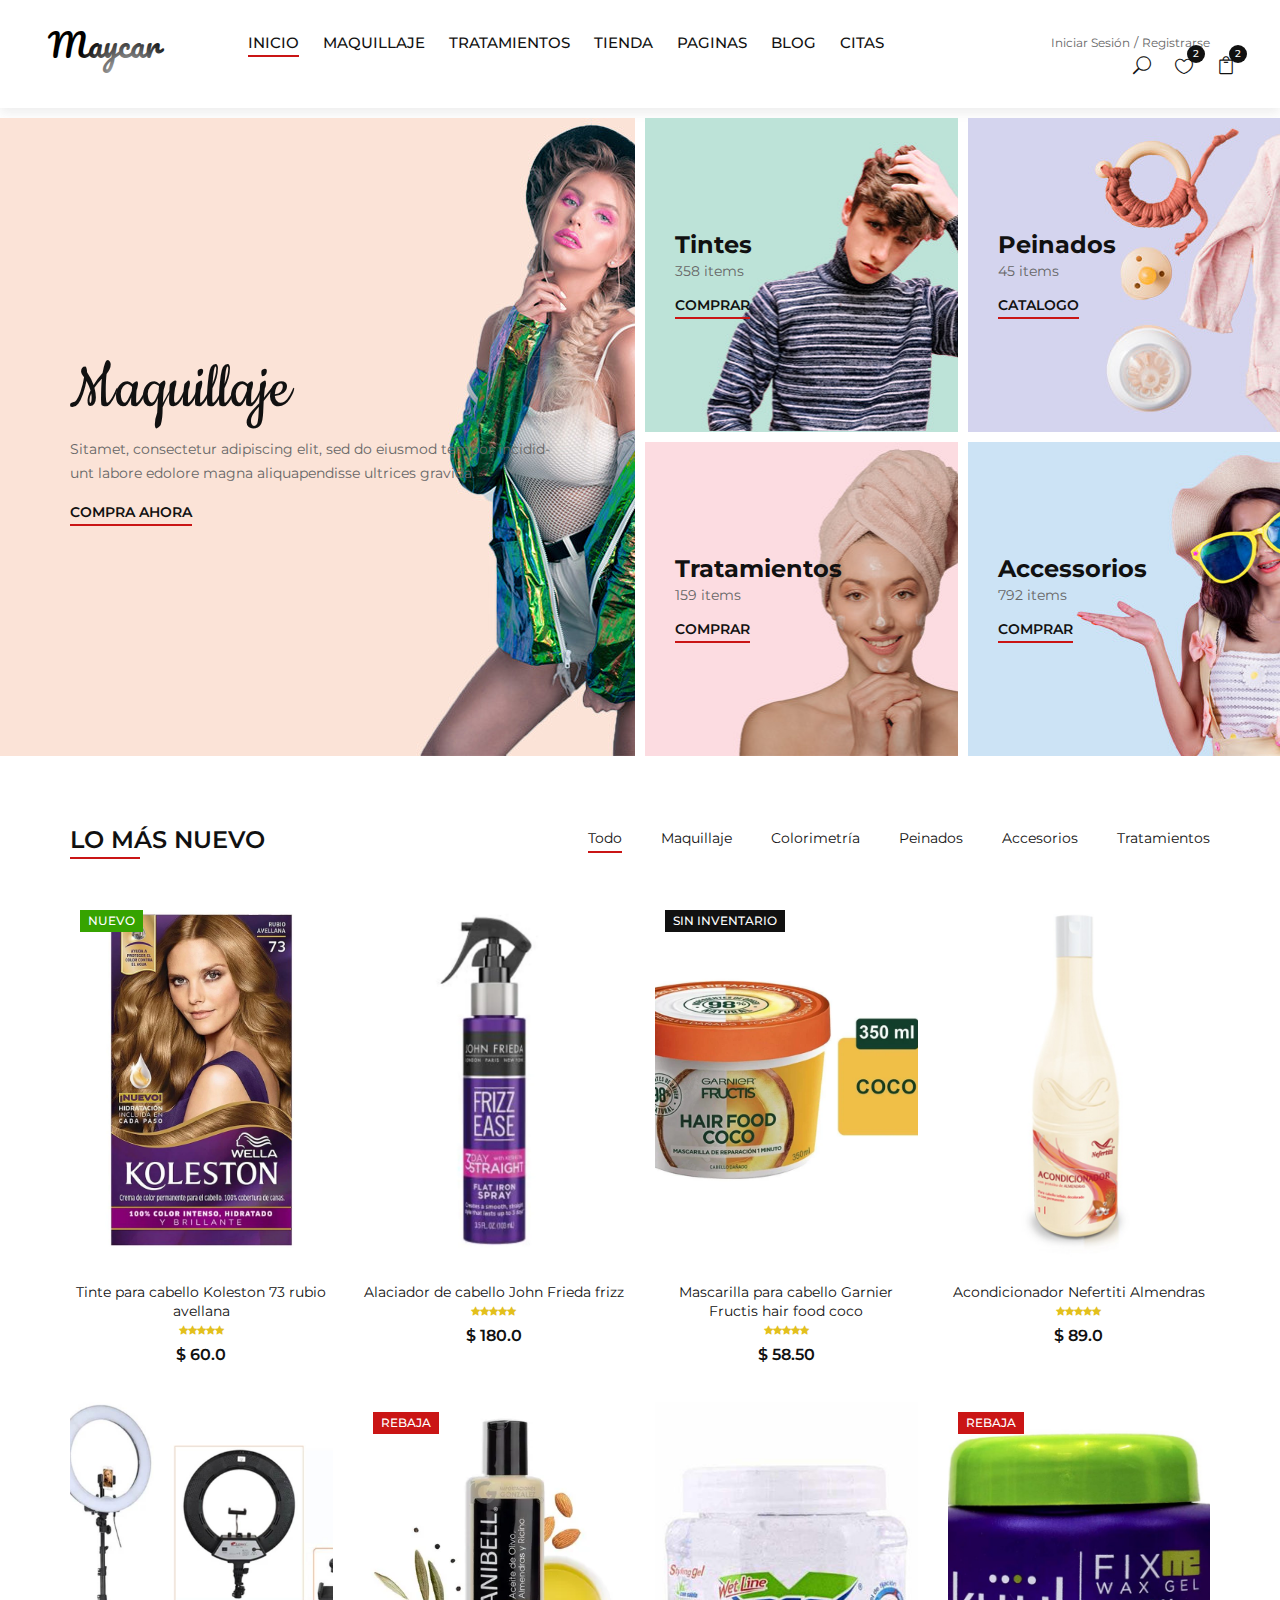
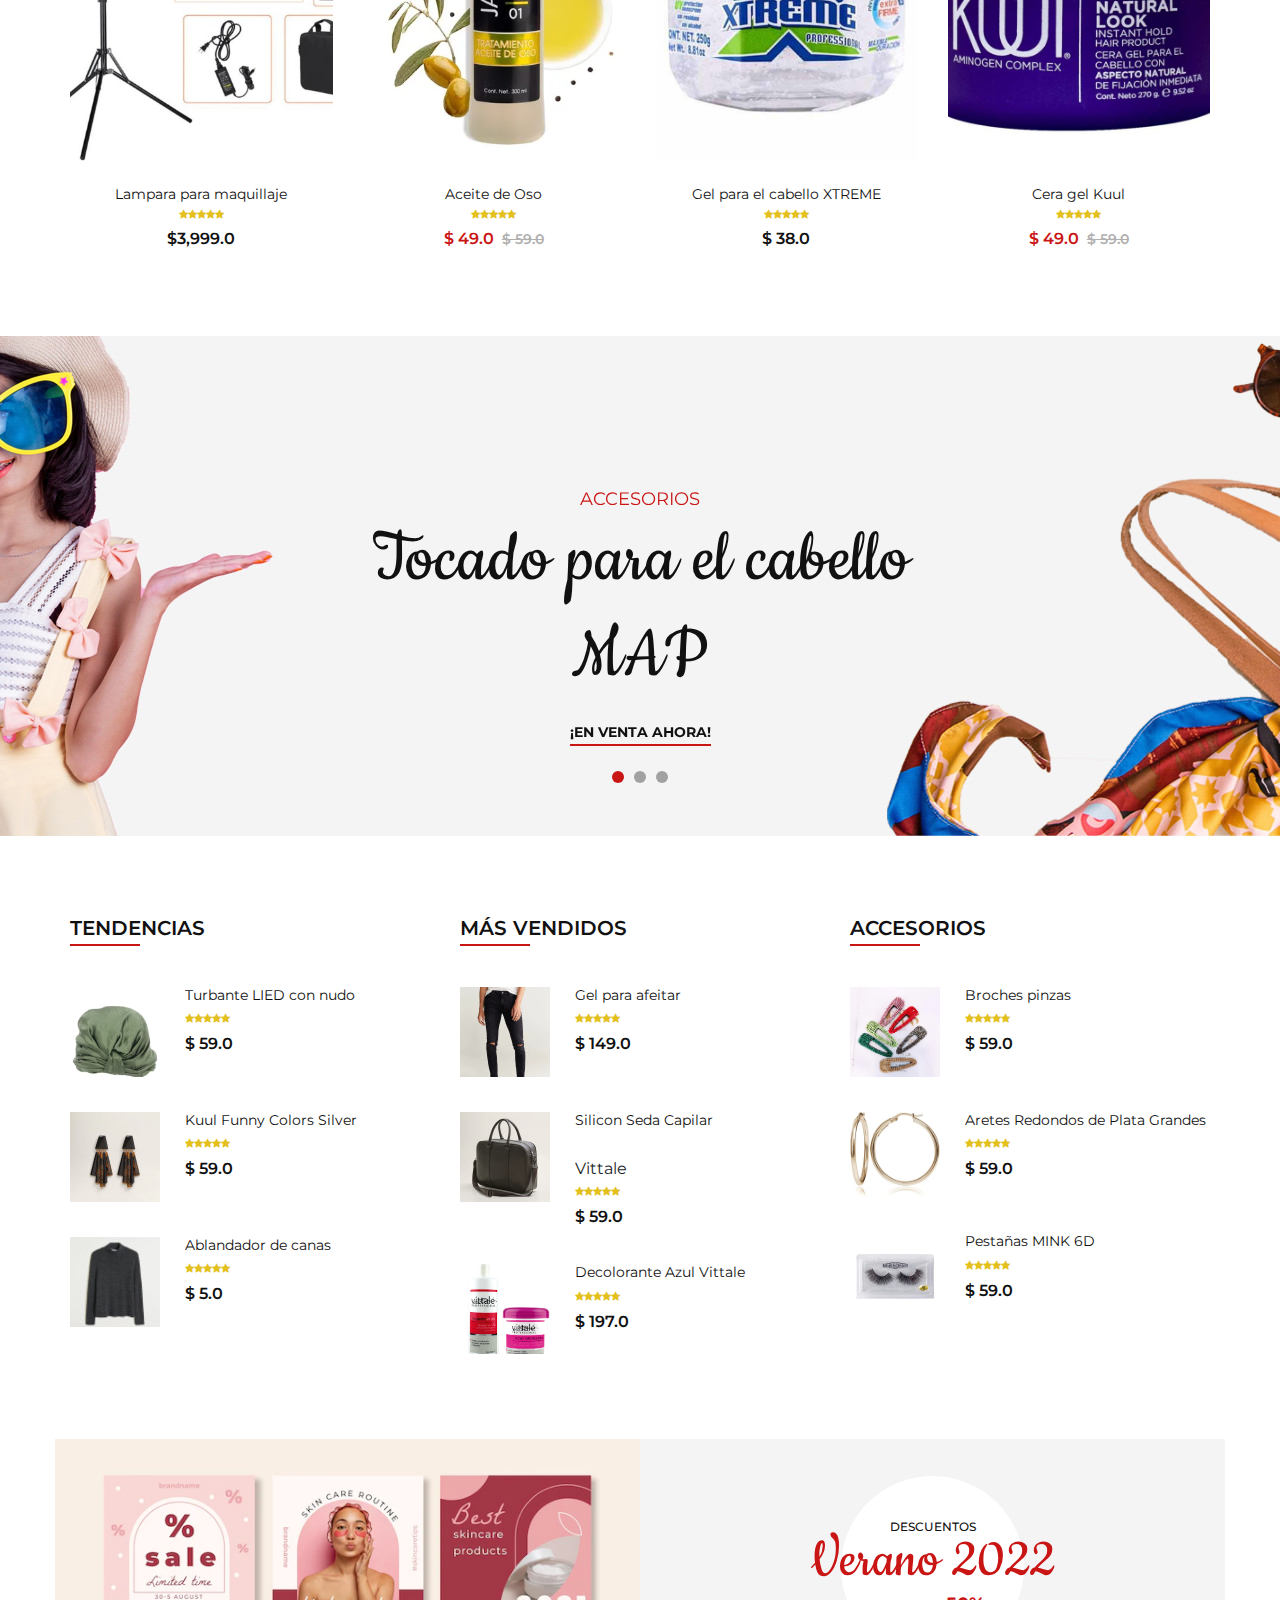
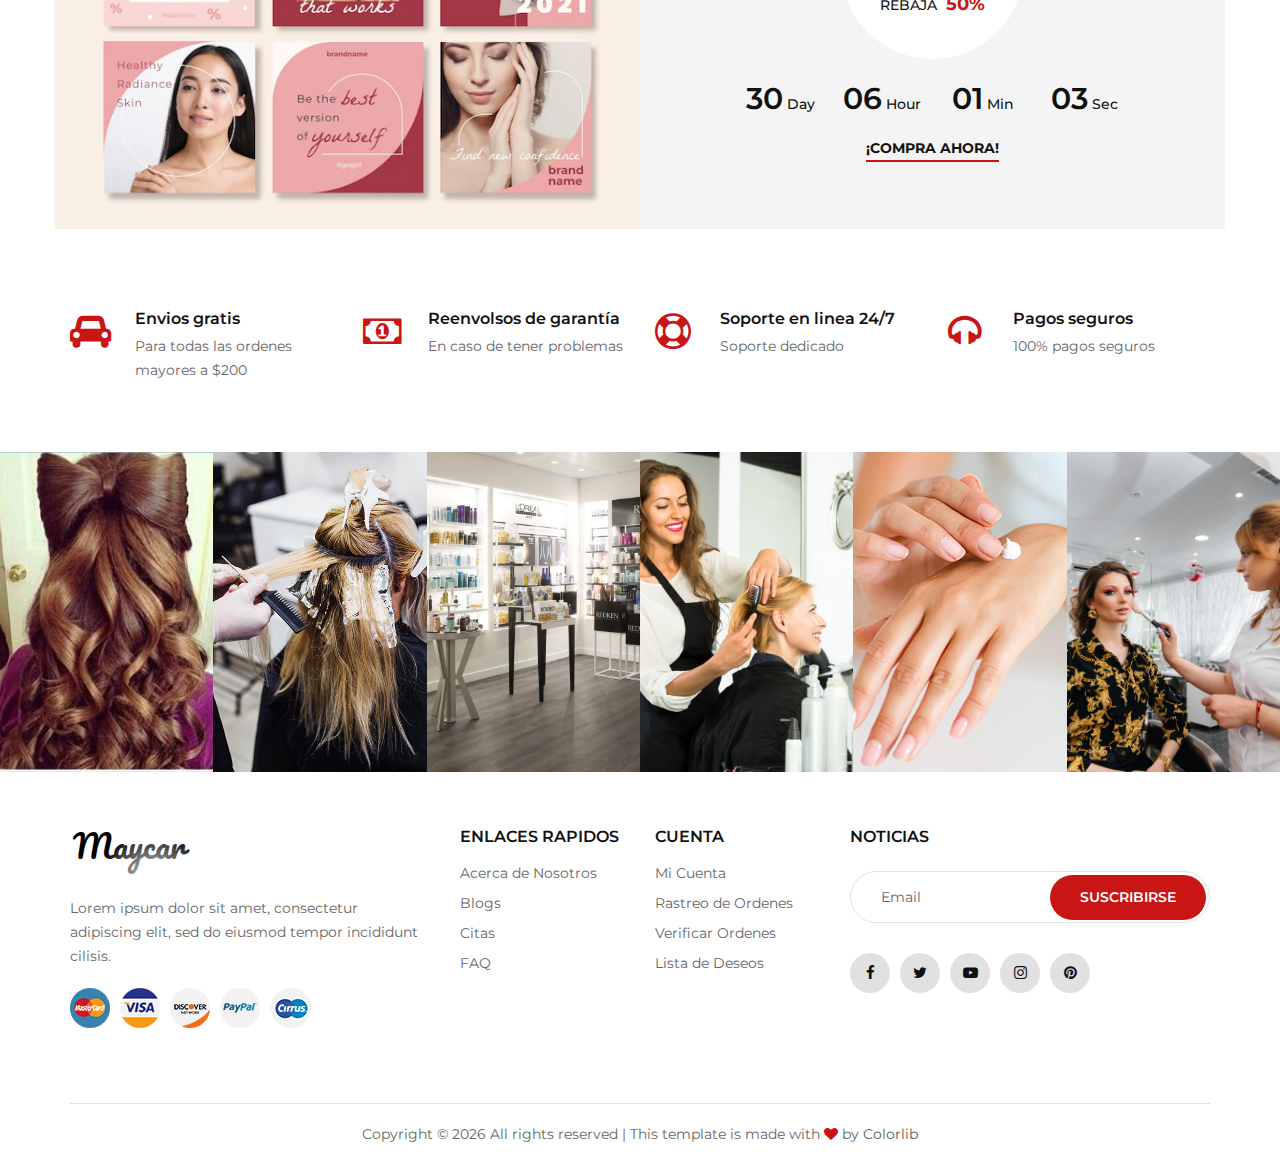
<file: index.html>
<!DOCTYPE html>
<html lang="zxx">

<head>
    <meta charset="UTF-8">
    <meta name="description" content="Salón de Belleza Maycar">
    <meta name="keywords" content="Maycar, unica, creative, html">
    <meta name="viewport" content="width=device-width, initial-scale=1.0">
    <meta http-equiv="X-UA-Compatible" content="ie=edge">
    <title>Maycar</title>

    <!-- Google Font -->
    <link href="https://fonts.googleapis.com/css2?family=Cookie&display=swap" rel="stylesheet">
    <link href="https://fonts.googleapis.com/css2?family=Montserrat:wght@400;500;600;700;800;900&display=swap"
    rel="stylesheet">

    <!-- Css Styles -->
    <link rel="stylesheet" href="css/bootstrap.min.css" type="text/css">
    <link rel="stylesheet" href="css/font-awesome.min.css" type="text/css">
    <link rel="stylesheet" href="css/elegant-icons.css" type="text/css">
    <link rel="stylesheet" href="css/jquery-ui.min.css" type="text/css">
    <link rel="stylesheet" href="css/magnific-popup.css" type="text/css">
    <link rel="stylesheet" href="css/owl.carousel.min.css" type="text/css">
    <link rel="stylesheet" href="css/slicknav.min.css" type="text/css">
    <link rel="stylesheet" href="css/style.css" type="text/css">
</head>
<!--Start of Tawk.to Script-->
<script type="text/javascript">
    var Tawk_API=Tawk_API||{}, Tawk_LoadStart=new Date();
    (function(){
    var s1=document.createElement("script"),s0=document.getElementsByTagName("script")[0];
    s1.async=true;
    s1.src='https://embed.tawk.to/62d4b0b6b0d10b6f3e7ccdd5/1g87d4i8s';
    s1.charset='UTF-8';
    s1.setAttribute('crossorigin','*');
    s0.parentNode.insertBefore(s1,s0);
    })();
    </script>
<!--End of Tawk.to Script-->
<body>
    <!-- Page Preloder -->
    <div id="preloder">
        <div class="loader"></div>
    </div>

    <!-- Offcanvas Menu Begin -->
    <div class="offcanvas-menu-overlay"></div>
    <div class="offcanvas-menu-wrapper">
        <div class="offcanvas__close">+</div>
        <ul class="offcanvas__widget">
            <li><span class="icon_search search-switch"></span></li>
            <li><a href="#"><span class="icon_heart_alt"></span>
                <div class="tip">1</div>
            </a></li>
            <li><a href="#"><span class="icon_bag_alt"></span>
                <div class="tip">2</div>
            </a></li>
        </ul>
        <div class="offcanvas__logo">
            <a href="./index.html"><img src="img/logo.svg" alt=""></a>
        </div>
        <div id="mobile-menu-wrap"></div>
        <div class="offcanvas__auth">
            <a href="#">Iniciar Sesión</a>
            <a href="#">Registrarse</a>
        </div>
    </div>
    <!-- Offcanvas Menu End -->

    <!-- Header Section Begin -->
    <header class="header">
        <div class="container-fluid">
            <div class="row">
                <div class="col-xl-2 col-lg-2">
                    <div class="header__logo">
                        <a href="./index.html"><img src="img/logo.svg" alt=""></a>
                    </div>
                </div>
                <div class="col-xl-7 col-lg-7">
                    <nav class="header__menu">
                        <ul>
                            <li class="active"><a href="./index.html">Inicio</a></li>
                            <li><a href="#">Maquillaje</a></li>
                            <li><a href="#">Tratamientos</a></li>
                            <li><a href="./shop.html">Tienda</a></li>
                            <li><a href="#">Paginas</a>
                                <ul class="dropdown">
                                    <li><a href="./product-details.html">Detalles del producto</a></li>
                                    <li><a href="./shop-cart.html">Carrito de compra</a></li>
                                    <li><a href="./checkout.html">Verificar compra</a></li>
                                    <li><a href="./blog-details.html">Detalles del blog</a></li>
                                </ul>
                            </li>
                            <li><a href="./blog.html">Blog</a></li>
                            <li><a href="./contact.html">Citas</a></li>
                        </ul>
                    </nav>
                </div>
                <div class="col-lg-3">
                    <div class="header__right">
                        <div class="header__right__auth">
                            <a href="#">Iniciar Sesión</a>
                            <a href="#">Registrarse</a>
                        </div>
                        <ul class="header__right__widget">
                            <li><span class="icon_search search-switch"></span></li>
                            <li><a href="#"><span class="icon_heart_alt"></span>
                                <div class="tip">2</div>
                            </a></li>
                            <li><a href="#"><span class="icon_bag_alt"></span>
                                <div class="tip">2</div>
                            </a></li>
                        </ul>
                    </div>
                </div>
            </div>
            <div class="canvas__open">
                <i class="fa fa-bars"></i>
            </div>
        </div>
    </header>
    <!-- Header Section End -->

    <!-- Categories Section Begin -->
    <section class="categories">
        <div class="container-fluid">
            <div class="row">
                <div class="col-lg-6 p-0">
                    <div class="categories__item categories__large__item set-bg"
                    data-setbg="img/categories/category-1.jpg">
                    <div class="categories__text">
                        <h1>Maquillaje</h1>
                        <p>Sitamet, consectetur adipiscing elit, sed do eiusmod tempor incidid-unt labore
                        edolore magna aliquapendisse ultrices gravida.</p>
                        <a href="#">Compra ahora</a>
                    </div>
                </div>
            </div>
            <div class="col-lg-6">
                <div class="row">
                    <div class="col-lg-6 col-md-6 col-sm-6 p-0">
                        <div class="categories__item set-bg" data-setbg="img/categories/category-2.jpg">
                            <div class="categories__text">
                                <h4>Tintes</h4>
                                <p>358 items</p>
                                <a href="#">Comprar</a>
                            </div>
                        </div>
                    </div>
                    <div class="col-lg-6 col-md-6 col-sm-6 p-0">
                        <div class="categories__item set-bg" data-setbg="img/categories/category-3.jpg">
                            <div class="categories__text">
                                <h4>Peinados</h4>
                                <p>45 items</p>
                                <a href="#">Catalogo</a>
                            </div>
                        </div>
                    </div>
                    <div class="col-lg-6 col-md-6 col-sm-6 p-0">
                        <div class="categories__item set-bg" data-setbg="img/categories/category-4.jpg">
                            <div class="categories__text">
                                <h4>Tratamientos</h4>
                                <p>159 items</p>
                                <a href="#">Comprar</a>
                            </div>
                        </div>
                    </div>
                    <div class="col-lg-6 col-md-6 col-sm-6 p-0">
                        <div class="categories__item set-bg" data-setbg="img/categories/category-5.jpg">
                            <div class="categories__text">
                                <h4>Accessorios</h4>
                                <p>792 items</p>
                                <a href="#">Comprar</a>
                            </div>
                        </div>
                    </div>
                </div>
            </div>
        </div>
    </div>
</section>
<!-- Categories Section End -->

<!-- Product Section Begin -->
<section class="product spad">
    <div class="container">
        <div class="row">
            <div class="col-lg-4 col-md-4">
                <div class="section-title">
                    <h4>Lo más nuevo</h4>
                </div>
            </div>
            <div class="col-lg-8 col-md-8">
                <ul class="filter__controls">
                    <li class="active" data-filter="*">Todo</li>
                    <li data-filter=".women">Maquillaje</li>
                    <li data-filter=".men">Colorimetría</li>
                    <li data-filter=".kid">Peinados</li>
                    <li data-filter=".accessories">Accesorios</li>
                    <li data-filter=".cosmetic">Tratamientos</li>
                </ul>
            </div>
        </div>
        <div class="row property__gallery">
            <div class="col-lg-3 col-md-4 col-sm-6 mix women">
                <div class="product__item">
                    <div class="product__item__pic set-bg" data-setbg="img/product/product-1.jpg">
                        <div class="label new">Nuevo</div>
                        <ul class="product__hover">
                            <li><a href="img/product/product-1.jpg" class="image-popup"><span class="arrow_expand"></span></a></li>
                            <li><a href="#"><span class="icon_heart_alt"></span></a></li>
                            <li><a href="#"><span class="icon_bag_alt"></span></a></li>
                        </ul>
                    </div>
                    <div class="product__item__text">
                        <h6><a href="#">Tinte para cabello Koleston 73 rubio avellana</a></h6>
                        <div class="rating">
                            <i class="fa fa-star"></i>
                            <i class="fa fa-star"></i>
                            <i class="fa fa-star"></i>
                            <i class="fa fa-star"></i>
                            <i class="fa fa-star"></i>
                        </div>
                        <div class="product__price">$ 60.0</div>
                    </div>
                </div>
            </div>
            <div class="col-lg-3 col-md-4 col-sm-6 mix men">
                <div class="product__item">
                    <div class="product__item__pic set-bg" data-setbg="img/product/product-2.jpg">
                        <ul class="product__hover">
                            <li><a href="img/product/product-2.jpg" class="image-popup"><span class="arrow_expand"></span></a></li>
                            <li><a href="#"><span class="icon_heart_alt"></span></a></li>
                            <li><a href="#"><span class="icon_bag_alt"></span></a></li>
                        </ul>
                    </div>
                    <div class="product__item__text">
                        <h6><a href="#">Alaciador de cabello John Frieda frizz</a></h6>
                        <div class="rating">
                            <i class="fa fa-star"></i>
                            <i class="fa fa-star"></i>
                            <i class="fa fa-star"></i>
                            <i class="fa fa-star"></i>
                            <i class="fa fa-star"></i>
                        </div>
                        <div class="product__price">$ 180.0</div>
                    </div>
                </div>
            </div>
            <div class="col-lg-3 col-md-4 col-sm-6 mix accessories">
                <div class="product__item">
                    <div class="product__item__pic set-bg" data-setbg="img/product/product-3.jpg">
                        <div class="label stockout">Sin inventario</div>
                        <ul class="product__hover">
                            <li><a href="img/product/product-3.jpg" class="image-popup"><span class="arrow_expand"></span></a></li>
                            <li><a href="#"><span class="icon_heart_alt"></span></a></li>
                            <li><a href="#"><span class="icon_bag_alt"></span></a></li>
                        </ul>
                    </div>
                    <div class="product__item__text">
                        <h6><a href="#">Mascarilla para cabello Garnier Fructis hair food coco</a></h6>
                        <div class="rating">
                            <i class="fa fa-star"></i>
                            <i class="fa fa-star"></i>
                            <i class="fa fa-star"></i>
                            <i class="fa fa-star"></i>
                            <i class="fa fa-star"></i>
                        </div>
                        <div class="product__price">$ 58.50</div>
                    </div>
                </div>
            </div>
            <div class="col-lg-3 col-md-4 col-sm-6 mix cosmetic">
                <div class="product__item">
                    <div class="product__item__pic set-bg" data-setbg="img/product/product-4.jpg">
                        <ul class="product__hover">
                            <li><a href="img/product/product-4.jpg" class="image-popup"><span class="arrow_expand"></span></a></li>
                            <li><a href="#"><span class="icon_heart_alt"></span></a></li>
                            <li><a href="#"><span class="icon_bag_alt"></span></a></li>
                        </ul>
                    </div>
                    <div class="product__item__text">
                        <h6><a href="#">Acondicionador Nefertiti Almendras</a></h6>
                        <div class="rating">
                            <i class="fa fa-star"></i>
                            <i class="fa fa-star"></i>
                            <i class="fa fa-star"></i>
                            <i class="fa fa-star"></i>
                            <i class="fa fa-star"></i>
                        </div>
                        <div class="product__price">$ 89.0</div>
                    </div>
                </div>
            </div>
            <div class="col-lg-3 col-md-4 col-sm-6 mix kid">
                <div class="product__item">
                    <div class="product__item__pic set-bg" data-setbg="img/product/product-5.jpg">
                        <ul class="product__hover">
                            <li><a href="img/product/product-5.jpg" class="image-popup"><span class="arrow_expand"></span></a></li>
                            <li><a href="#"><span class="icon_heart_alt"></span></a></li>
                            <li><a href="#"><span class="icon_bag_alt"></span></a></li>
                        </ul>
                    </div>
                    <div class="product__item__text">
                        <h6><a href="#">Lampara para maquillaje</a></h6>
                        <div class="rating">
                            <i class="fa fa-star"></i>
                            <i class="fa fa-star"></i>
                            <i class="fa fa-star"></i>
                            <i class="fa fa-star"></i>
                            <i class="fa fa-star"></i>
                        </div>
                        <div class="product__price">$3,999.0</div>
                    </div>
                </div>
            </div>
            <div class="col-lg-3 col-md-4 col-sm-6 mix women men kid accessories cosmetic">
                <div class="product__item sale">
                    <div class="product__item__pic set-bg" data-setbg="img/product/product-6.jpg">
                        <div class="label sale">Rebaja</div>
                        <ul class="product__hover">
                            <li><a href="img/product/product-6.jpg" class="image-popup"><span class="arrow_expand"></span></a></li>
                            <li><a href="#"><span class="icon_heart_alt"></span></a></li>
                            <li><a href="#"><span class="icon_bag_alt"></span></a></li>
                        </ul>
                    </div>
                    <div class="product__item__text">
                        <h6><a href="#">Aceite de Oso</a></h6>
                        <div class="rating">
                            <i class="fa fa-star"></i>
                            <i class="fa fa-star"></i>
                            <i class="fa fa-star"></i>
                            <i class="fa fa-star"></i>
                            <i class="fa fa-star"></i>
                        </div>
                        <div class="product__price">$ 49.0 <span>$ 59.0</span></div>
                    </div>
                </div>
            </div>
            <div class="col-lg-3 col-md-4 col-sm-6 mix women men kid accessories cosmetic">
                <div class="product__item">
                    <div class="product__item__pic set-bg" data-setbg="img/product/product-7.jpg">
                        <ul class="product__hover">
                            <li><a href="img/product/product-7.jpg" class="image-popup"><span class="arrow_expand"></span></a></li>
                            <li><a href="#"><span class="icon_heart_alt"></span></a></li>
                            <li><a href="#"><span class="icon_bag_alt"></span></a></li>
                        </ul>
                    </div>
                    <div class="product__item__text">
                        <h6><a href="#">Gel para el cabello XTREME</a></h6>
                        <div class="rating">
                            <i class="fa fa-star"></i>
                            <i class="fa fa-star"></i>
                            <i class="fa fa-star"></i>
                            <i class="fa fa-star"></i>
                            <i class="fa fa-star"></i>
                        </div>
                        <div class="product__price">$ 38.0</div>
                    </div>
                </div>
            </div>
            <div class="col-lg-3 col-md-4 col-sm-6 mix women men kid accessories cosmetic">
                <div class="product__item sale">
                    <div class="product__item__pic set-bg" data-setbg="img/product/product-8.jpg">
                        <div class="label">Rebaja</div>
                        <ul class="product__hover">
                            <li><a href="img/product/product-8.jpg" class="image-popup"><span class="arrow_expand"></span></a></li>
                            <li><a href="#"><span class="icon_heart_alt"></span></a></li>
                            <li><a href="#"><span class="icon_bag_alt"></span></a></li>
                        </ul>
                    </div>
                    <div class="product__item__text">
                        <h6><a href="#">Cera gel Kuul</a></h6>
                        <div class="rating">
                            <i class="fa fa-star"></i>
                            <i class="fa fa-star"></i>
                            <i class="fa fa-star"></i>
                            <i class="fa fa-star"></i>
                            <i class="fa fa-star"></i>
                        </div>
                        <div class="product__price">$ 49.0 <span>$ 59.0</span></div>
                    </div>
                </div>
            </div>
        </div>
    </div>
</section>
<!-- Product Section End -->

<!-- Banner Section Begin -->
<section class="banner set-bg" data-setbg="img/banner/banner-1.jpg">
    <div class="container">
        <div class="row">
            <div class="col-xl-7 col-lg-8 m-auto">
                <div class="banner__slider owl-carousel">
                    <div class="banner__item">
                        <div class="banner__text">
                            <span>Accesorios</span>
                            <h1>Tocado para el cabello MAP</h1>
                            <a href="#">¡En venta AHORA!</a>
                        </div>
                    </div>
                    <div class="banner__item">
                        <div class="banner__text">
                            <span>Solo en nuestro salón</span>
                            <h1>Colorimetría Profesional</h1>
                            <a href="#">¡Agenda tu cita ahora!</a>
                        </div>
                    </div>
                    <div class="banner__item">
                        <div class="banner__text">
                            <span>PROXIMAMENTE</span>
                            <h1>Envios en todo Aguascalientes</h1>
                            <a href="#">Esperalo...</a>
                        </div>
                    </div>
                </div>
            </div>
        </div>
    </div>
</section>
<!-- Banner Section End -->

<!-- Trend Section Begin -->
<section class="trend spad">
    <div class="container">
        <div class="row">
            <div class="col-lg-4 col-md-4 col-sm-6">
                <div class="trend__content">
                    <div class="section-title">
                        <h4>Tendencias</h4>
                    </div>
                    <div class="trend__item">
                        <div class="trend__item__pic">
                            <img src="img/trend/ht-1.jpg" alt="">
                        </div>
                        <div class="trend__item__text">
                            <h6>Turbante LIED con nudo</h6>
                            <div class="rating">
                                <i class="fa fa-star"></i>
                                <i class="fa fa-star"></i>
                                <i class="fa fa-star"></i>
                                <i class="fa fa-star"></i>
                                <i class="fa fa-star"></i>
                            </div>
                            <div class="product__price">$ 59.0</div>
                        </div>
                    </div>
                    <div class="trend__item">
                        <div class="trend__item__pic">
                            <img src="img/trend/ht-2.jpg" alt="">
                        </div>
                        <div class="trend__item__text">
                            <h6>Kuul Funny Colors Silver</h6>
                            <div class="rating">
                                <i class="fa fa-star"></i>
                                <i class="fa fa-star"></i>
                                <i class="fa fa-star"></i>
                                <i class="fa fa-star"></i>
                                <i class="fa fa-star"></i>
                            </div>
                            <div class="product__price">$ 59.0</div>
                        </div>
                    </div>
                    <div class="trend__item">
                        <div class="trend__item__pic">
                            <img src="img/trend/ht-3.jpg" alt="">
                        </div>
                        <div class="trend__item__text">
                            <h6>Ablandador de canas</h6>
                            <div class="rating">
                                <i class="fa fa-star"></i>
                                <i class="fa fa-star"></i>
                                <i class="fa fa-star"></i>
                                <i class="fa fa-star"></i>
                                <i class="fa fa-star"></i>
                            </div>
                            <div class="product__price">$ 5.0</div>
                        </div>
                    </div>
                </div>
            </div>
            <div class="col-lg-4 col-md-4 col-sm-6">
                <div class="trend__content">
                    <div class="section-title">
                        <h4>Más vendidos</h4>
                    </div>
                    <div class="trend__item">
                        <div class="trend__item__pic">
                            <img src="img/trend/bs-1.jpg" alt="">
                        </div>
                        <div class="trend__item__text">
                            <h6>Gel para afeitar</h6>
                            <div class="rating">
                                <i class="fa fa-star"></i>
                                <i class="fa fa-star"></i>
                                <i class="fa fa-star"></i>
                                <i class="fa fa-star"></i>
                                <i class="fa fa-star"></i>
                            </div>
                            <div class="product__price">$ 149.0</div>
                        </div>
                    </div>
                    <div class="trend__item">
                        <div class="trend__item__pic">
                            <img src="img/trend/bs-2.jpg" alt="">
                        </div>
                        <div class="trend__item__text">
                            <h6>Silicon Seda Capilar</h6><br/>Vittale</h6>
                            <div class="rating">
                                <i class="fa fa-star"></i>
                                <i class="fa fa-star"></i>
                                <i class="fa fa-star"></i>
                                <i class="fa fa-star"></i>
                                <i class="fa fa-star"></i>
                            </div>
                            <div class="product__price">$ 59.0</div>
                        </div>
                    </div>
                    <div class="trend__item">
                        <div class="trend__item__pic">
                            <img src="img/trend/bs-3.jpg" alt="">
                        </div>
                        <div class="trend__item__text">
                            <h6>Decolorante Azul Vittale</h6>
                            <div class="rating">
                                <i class="fa fa-star"></i>
                                <i class="fa fa-star"></i>
                                <i class="fa fa-star"></i>
                                <i class="fa fa-star"></i>
                                <i class="fa fa-star"></i>
                            </div>
                            <div class="product__price">$ 197.0</div>
                        </div>
                    </div>
                </div>
            </div>
            <div class="col-lg-4 col-md-4 col-sm-6">
                <div class="trend__content">
                    <div class="section-title">
                        <h4>Accesorios</h4>
                    </div>
                    <div class="trend__item">
                        <div class="trend__item__pic">
                            <img src="img/trend/f-1.jpg" alt="">
                        </div>
                        <div class="trend__item__text">
                            <h6>Broches pinzas</h6>
                            <div class="rating">
                                <i class="fa fa-star"></i>
                                <i class="fa fa-star"></i>
                                <i class="fa fa-star"></i>
                                <i class="fa fa-star"></i>
                                <i class="fa fa-star"></i>
                            </div>
                            <div class="product__price">$ 59.0</div>
                        </div>
                    </div>
                    <div class="trend__item">
                        <div class="trend__item__pic">
                            <img src="img/trend/f-2.jpg" alt="">
                        </div>
                        <div class="trend__item__text">
                            <h6>Aretes Redondos de Plata Grandes</h6>
                            <div class="rating">
                                <i class="fa fa-star"></i>
                                <i class="fa fa-star"></i>
                                <i class="fa fa-star"></i>
                                <i class="fa fa-star"></i>
                                <i class="fa fa-star"></i>
                            </div>
                            <div class="product__price">$ 59.0</div>
                        </div>
                    </div>
                    <div class="trend__item">
                        <div class="trend__item__pic">
                            <img src="img/trend/f-3.jpg" alt="">
                        </div>
                        <div class="trend__item__text">
                            <h6>Pestañas MINK 6D</h6>
                            <div class="rating">
                                <i class="fa fa-star"></i>
                                <i class="fa fa-star"></i>
                                <i class="fa fa-star"></i>
                                <i class="fa fa-star"></i>
                                <i class="fa fa-star"></i>
                            </div>
                            <div class="product__price">$ 59.0</div>
                        </div>
                    </div>
                </div>
            </div>
        </div>
    </div>
</section>
<!-- Trend Section End -->

<!-- Discount Section Begin -->
<section class="discount">
    <div class="container">
        <div class="row">
            <div class="col-lg-6 p-0">
                <div class="discount__pic">
                    <img src="img/discount.jpg" alt="">
                </div>
            </div>
            <div class="col-lg-6 p-0">
                <div class="discount__text">
                    <div class="discount__text__title">
                        <span>Descuentos</span>
                        <h2>Verano 2022</h2>
                        <h5><span>Rebaja</span> 50%</h5>
                    </div>
                    <div class="discount__countdown" id="countdown-time">
                        <div class="countdown__item">
                            <span>22</span>
                            <p>Días</p>
                        </div>
                        <div class="countdown__item">
                            <span>18</span>
                            <p>Horas</p>
                        </div>
                        <div class="countdown__item">
                            <span>46</span>
                            <p>Minutos</p>
                        </div>
                        <div class="countdown__item">
                            <span>05</span>
                            <p>Segundos</p>
                        </div>
                    </div>
                    <a href="#">¡Compra ahora!</a>
                </div>
            </div>
        </div>
    </div>
</section>
<!-- Discount Section End -->

<!-- Services Section Begin -->
<section class="services spad">
    <div class="container">
        <div class="row">
            <div class="col-lg-3 col-md-4 col-sm-6">
                <div class="services__item">
                    <i class="fa fa-car"></i>
                    <h6>Envios gratis</h6>
                    <p>Para todas las ordenes mayores a $200</p>
                </div>
            </div>
            <div class="col-lg-3 col-md-4 col-sm-6">
                <div class="services__item">
                    <i class="fa fa-money"></i>
                    <h6>Reenvolsos de garantía</h6>
                    <p>En caso de tener problemas</p>
                </div>
            </div>
            <div class="col-lg-3 col-md-4 col-sm-6">
                <div class="services__item">
                    <i class="fa fa-support"></i>
                    <h6>Soporte en linea 24/7</h6>
                    <p>Soporte dedicado</p>
                </div>
            </div>
            <div class="col-lg-3 col-md-4 col-sm-6">
                <div class="services__item">
                    <i class="fa fa-headphones"></i>
                    <h6>Pagos seguros</h6>
                    <p>100% pagos seguros</p>
                </div>
            </div>
        </div>
    </div>
</section>
<!-- Services Section End -->

<!-- Instagram Begin -->
<div class="instagram">
    <div class="container-fluid">
        <div class="row">
            <div class="col-lg-2 col-md-4 col-sm-4 p-0">
                <div class="instagram__item set-bg" data-setbg="img/instagram/insta-1.jpg">
                    <div class="instagram__text">
                        <i class="fa fa-instagram"></i>
                        <a href="#">@maycar</a>
                    </div>
                </div>
            </div>
            <div class="col-lg-2 col-md-4 col-sm-4 p-0">
                <div class="instagram__item set-bg" data-setbg="img/instagram/insta-2.jpg">
                    <div class="instagram__text">
                        <i class="fa fa-instagram"></i>
                        <a href="#">@maycar</a>
                    </div>
                </div>
            </div>
            <div class="col-lg-2 col-md-4 col-sm-4 p-0">
                <div class="instagram__item set-bg" data-setbg="img/instagram/insta-3.jpg">
                    <div class="instagram__text">
                        <i class="fa fa-instagram"></i>
                        <a href="#">@maycar</a>
                    </div>
                </div>
            </div>
            <div class="col-lg-2 col-md-4 col-sm-4 p-0">
                <div class="instagram__item set-bg" data-setbg="img/instagram/insta-4.jpg">
                    <div class="instagram__text">
                        <i class="fa fa-instagram"></i>
                        <a href="#">@maycar</a>
                    </div>
                </div>
            </div>
            <div class="col-lg-2 col-md-4 col-sm-4 p-0">
                <div class="instagram__item set-bg" data-setbg="img/instagram/insta-5.jpg">
                    <div class="instagram__text">
                        <i class="fa fa-instagram"></i>
                        <a href="#">@maycar</a>
                    </div>
                </div>
            </div>
            <div class="col-lg-2 col-md-4 col-sm-4 p-0">
                <div class="instagram__item set-bg" data-setbg="img/instagram/insta-6.jpg">
                    <div class="instagram__text">
                        <i class="fa fa-instagram"></i>
                        <a href="#">@maycar</a>
                    </div>
                </div>
            </div>
        </div>
    </div>
</div>
<!-- Instagram End -->

<!-- Footer Section Begin -->
<footer class="footer">
    <div class="container">
        <div class="row">
            <div class="col-lg-4 col-md-6 col-sm-7">
                <div class="footer__about">
                    <div class="footer__logo">
                        <a href="./index.html"><img src="img/logo.svg" alt=""></a>
                    </div>
                    <p>Lorem ipsum dolor sit amet, consectetur adipiscing elit, sed do eiusmod tempor incididunt
                    cilisis.</p>
                    <div class="footer__payment">
                        <a href="#"><img src="img/payment/payment-1.png" alt=""></a>
                        <a href="#"><img src="img/payment/payment-2.png" alt=""></a>
                        <a href="#"><img src="img/payment/payment-3.png" alt=""></a>
                        <a href="#"><img src="img/payment/payment-4.png" alt=""></a>
                        <a href="#"><img src="img/payment/payment-5.png" alt=""></a>
                    </div>
                </div>
            </div>
            <div class="col-lg-2 col-md-3 col-sm-5">
                <div class="footer__widget">
                    <h6>Enlaces rapidos</h6>
                    <ul>
                        <li><a href="#">Acerca de Nosotros</a></li>
                        <li><a href="#">Blogs</a></li>
                        <li><a href="#">Citas</a></li>
                        <li><a href="#">FAQ</a></li>
                    </ul>
                </div>
            </div>
            <div class="col-lg-2 col-md-3 col-sm-4">
                <div class="footer__widget">
                    <h6>Cuenta</h6>
                    <ul>
                        <li><a href="#">Mi Cuenta</a></li>
                        <li><a href="#">Rastreo de Ordenes</a></li>
                        <li><a href="#">Verificar Ordenes</a></li>
                        <li><a href="#">Lista de Deseos</a></li>
                    </ul>
                </div>
            </div>
            <div class="col-lg-4 col-md-8 col-sm-8">
                <div class="footer__newslatter">
                    <h6>Noticias</h6>
                    <form action="#">
                        <input type="text" placeholder="Email">
                        <button type="submit" class="site-btn">Suscribirse</button>
                    </form>
                    <div class="footer__social">
                        <a href="#"><i class="fa fa-facebook"></i></a>
                        <a href="#"><i class="fa fa-twitter"></i></a>
                        <a href="#"><i class="fa fa-youtube-play"></i></a>
                        <a href="#"><i class="fa fa-instagram"></i></a>
                        <a href="#"><i class="fa fa-pinterest"></i></a>
                    </div>
                </div>
            </div>
        </div>
        <div class="row">
            <div class="col-lg-12">
                <!-- Link back to Colorlib can't be removed. Template is licensed under CC BY 3.0. -->
                <div class="footer__copyright__text">
                    <p>Copyright &copy; <script>document.write(new Date().getFullYear());</script> All rights reserved | This template is made with <i class="fa fa-heart" aria-hidden="true"></i> by <a href="https://colorlib.com" target="_blank">Colorlib</a></p>
                </div>
                <!-- Link back to Colorlib can't be removed. Template is licensed under CC BY 3.0. -->
            </div>
        </div>
    </div>
</footer>
<!-- Footer Section End -->

<!-- Search Begin -->
<div class="search-model">
    <div class="h-100 d-flex align-items-center justify-content-center">
        <div class="search-close-switch">+</div>
        <form class="search-model-form">
            <input type="text" id="search-input" placeholder="Search here.....">
        </form>
    </div>
</div>
<!-- Search End -->

<!-- Js Plugins -->
<script src="js/jquery-3.3.1.min.js"></script>
<script src="js/bootstrap.min.js"></script>
<script src="js/jquery.magnific-popup.min.js"></script>
<script src="js/jquery-ui.min.js"></script>
<script src="js/mixitup.min.js"></script>
<script src="js/jquery.countdown.min.js"></script>
<script src="js/jquery.slicknav.js"></script>
<script src="js/owl.carousel.min.js"></script>
<script src="js/jquery.nicescroll.min.js"></script>
<script src="js/main.js"></script>
</body>

</html>
</file>
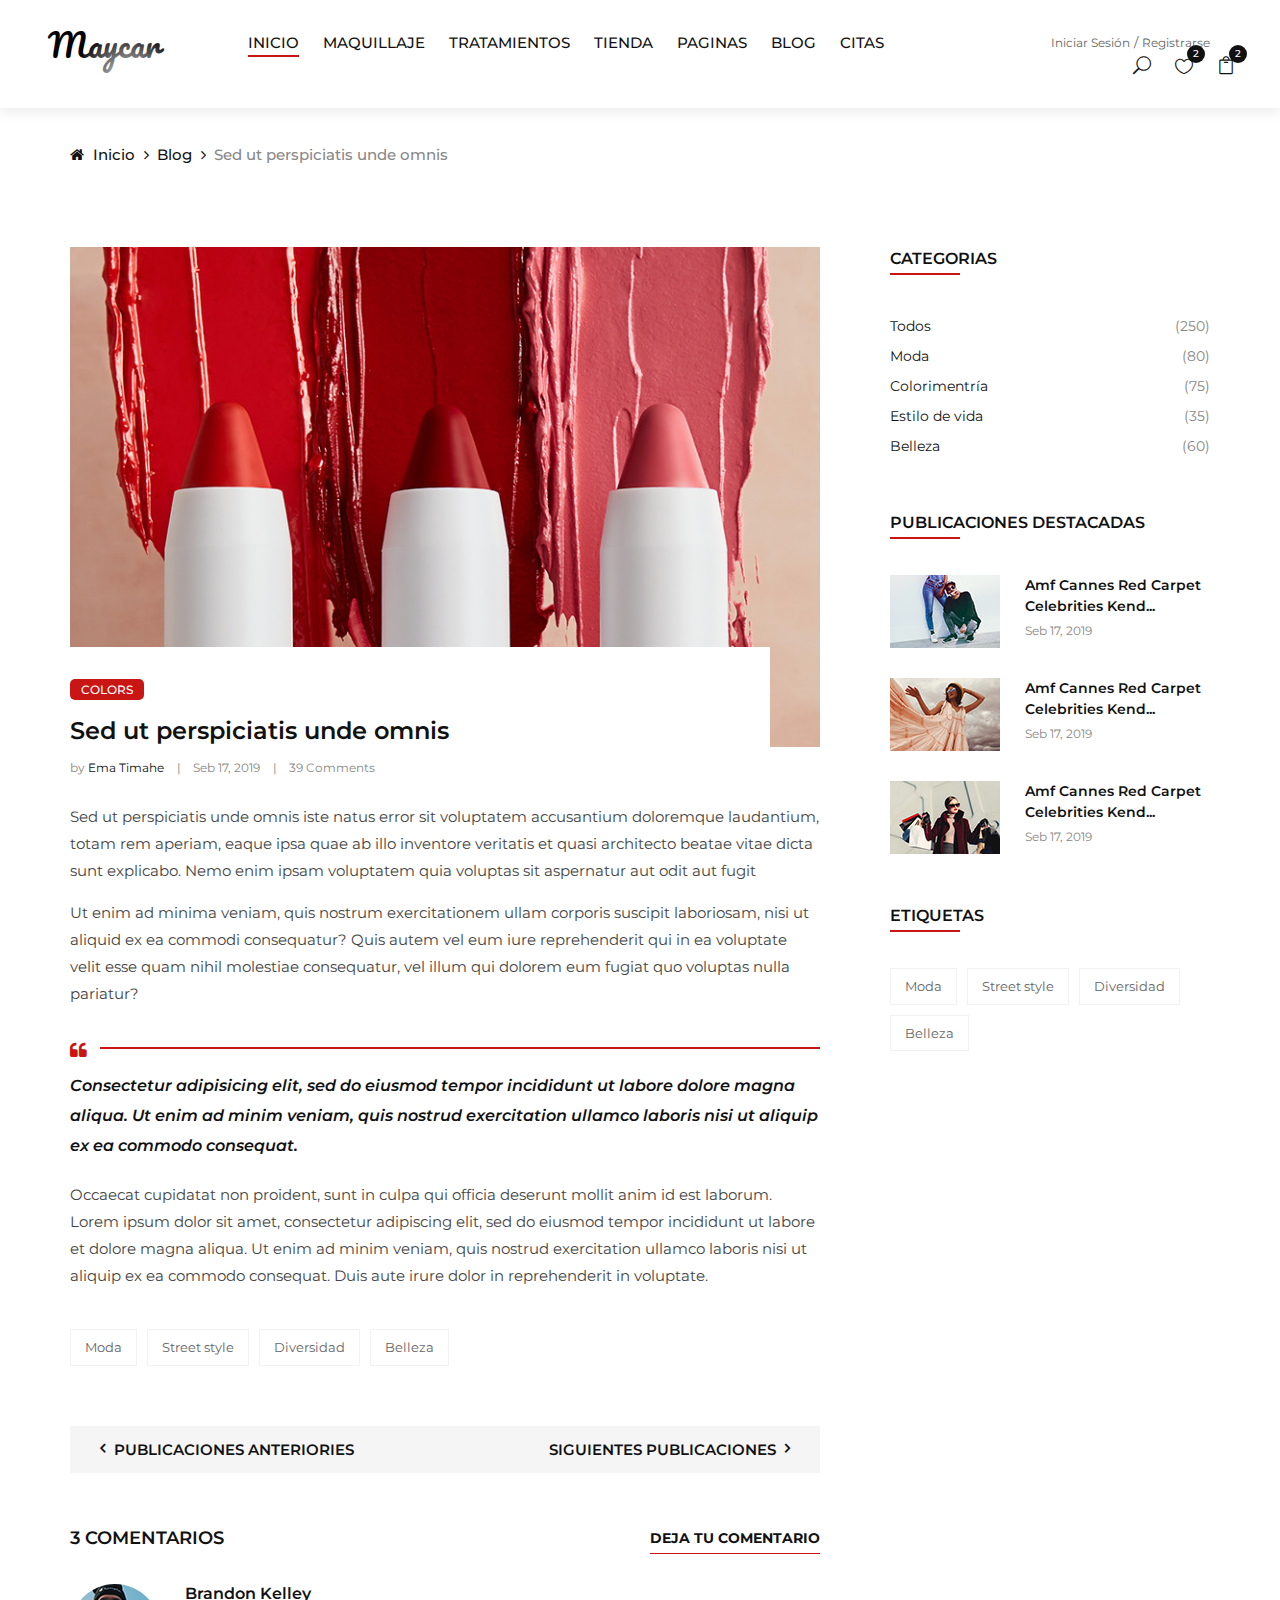
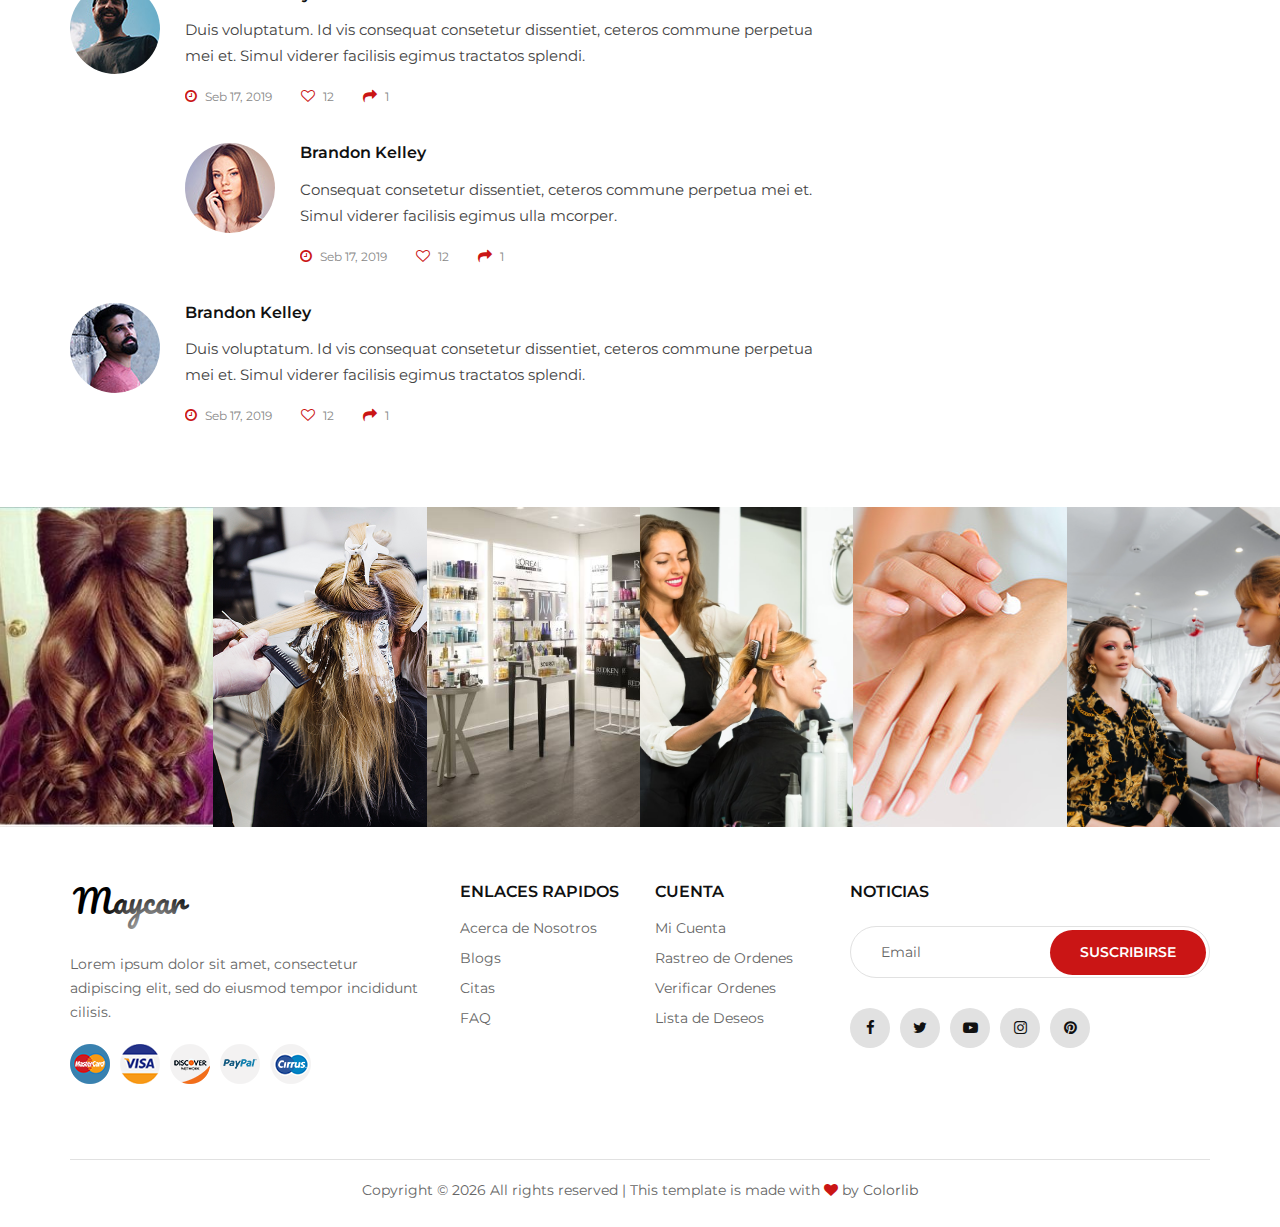
<file: blog-details.html>
<!DOCTYPE html>
<html lang="zxx">

<head>
    <meta charset="UTF-8">
    <meta name="description" content="Salón de Belleza Maycar">
    <meta name="keywords" content="Maycar, unica, creative, html">
    <meta name="viewport" content="width=device-width, initial-scale=1.0">
    <meta http-equiv="X-UA-Compatible" content="ie=edge">
    <title>Maycar</title>

    <!-- Google Font -->
    <link href="https://fonts.googleapis.com/css2?family=Cookie&display=swap" rel="stylesheet">
    <link href="https://fonts.googleapis.com/css2?family=Montserrat:wght@400;500;600;700;800;900&display=swap"
        rel="stylesheet">

    <!-- Css Styles -->
    <link rel="stylesheet" href="css/bootstrap.min.css" type="text/css">
    <link rel="stylesheet" href="css/font-awesome.min.css" type="text/css">
    <link rel="stylesheet" href="css/elegant-icons.css" type="text/css">
    <link rel="stylesheet" href="css/jquery-ui.min.css" type="text/css">
    <link rel="stylesheet" href="css/magnific-popup.css" type="text/css">
    <link rel="stylesheet" href="css/owl.carousel.min.css" type="text/css">
    <link rel="stylesheet" href="css/slicknav.min.css" type="text/css">
    <link rel="stylesheet" href="css/style.css" type="text/css">
</head>
<!--Start of Tawk.to Script-->
<script type="text/javascript">
    var Tawk_API=Tawk_API||{}, Tawk_LoadStart=new Date();
    (function(){
    var s1=document.createElement("script"),s0=document.getElementsByTagName("script")[0];
    s1.async=true;
    s1.src='https://embed.tawk.to/62d4b0b6b0d10b6f3e7ccdd5/1g87d4i8s';
    s1.charset='UTF-8';
    s1.setAttribute('crossorigin','*');
    s0.parentNode.insertBefore(s1,s0);
    })();
    </script>
<!--End of Tawk.to Script-->
<body>
    <!-- Page Preloder -->
    <div id="preloder">
        <div class="loader"></div>
    </div>

    <!-- Offcanvas Menu Begin -->
    <div class="offcanvas-menu-overlay"></div>
    <div class="offcanvas-menu-wrapper">
        <div class="offcanvas__close">+</div>
        <ul class="offcanvas__widget">
            <li><span class="icon_search search-switch"></span></li>
            <li><a href="#"><span class="icon_heart_alt"></span>
                    <div class="tip">2</div>
                </a></li>
            <li><a href="#"><span class="icon_bag_alt"></span>
                    <div class="tip">2</div>
                </a></li>
        </ul>
        <div class="offcanvas__logo">
            <a href="./index.html"><img src="img/logo.svg" alt=""></a>
        </div>
        <div id="mobile-menu-wrap"></div>
        <div class="offcanvas__auth">
            <a href="#">Iniciar Sesión</a>
            <a href="#">Registrarse</a>
        </div>
    </div>
    <!-- Offcanvas Menu End -->

    <!-- Header Section Begin -->
    <header class="header">
        <div class="container-fluid">
            <div class="row">
                <div class="col-xl-2 col-lg-2">
                    <div class="header__logo">
                        <a href="./index.html"><img src="img/logo.svg" alt=""></a>
                    </div>
                </div>
                <div class="col-xl-7 col-lg-7">
                    <nav class="header__menu">
                        <ul>
                            <li class="active"><a href="./index.html">Inicio</a></li>
                            <li><a href="#">Maquillaje</a></li>
                            <li><a href="#">Tratamientos</a></li>
                            <li><a href="./shop.html">Tienda</a></li>
                            <li><a href="#">Paginas</a>
                                <ul class="dropdown">
                                    <li><a href="./product-details.html">Detalles del producto</a></li>
                                    <li><a href="./shop-cart.html">Carrito de compra</a></li>
                                    <li><a href="./checkout.html">Verificar compra</a></li>
                                    <li><a href="./blog-details.html">Detalles del blog</a></li>
                                </ul>
                            </li>
                            <li><a href="./blog.html">Blog</a></li>
                            <li><a href="./contact.html">Citas</a></li>
                        </ul>
                    </nav>
                </div>
                <div class="col-lg-3">
                    <div class="header__right">
                        <div class="header__right__auth">
                            <a href="#">Iniciar Sesión</a>
                            <a href="#">Registrarse</a>
                        </div>
                        <ul class="header__right__widget">
                            <li><span class="icon_search search-switch"></span></li>
                            <li><a href="#"><span class="icon_heart_alt"></span>
                                    <div class="tip">2</div>
                                </a></li>
                            <li><a href="#"><span class="icon_bag_alt"></span>
                                    <div class="tip">2</div>
                                </a></li>
                        </ul>
                    </div>
                </div>
            </div>
            <div class="canvas__open">
                <i class="fa fa-bars"></i>
            </div>
        </div>
    </header>
    <!-- Header Section End -->

    <!-- Breadcrumb Begin -->
    <div class="breadcrumb-option">
        <div class="container">
            <div class="row">
                <div class="col-lg-12">
                    <div class="breadcrumb__links">
                        <a href="./index.html"><i class="fa fa-home"></i> Inicio</a>
                        <a href="./blog.html">Blog</a>
                        <span>Sed ut perspiciatis unde omnis</span>
                    </div>
                </div>
            </div>
        </div>
    </div>
    <!-- Breadcrumb End -->

    <!-- Blog Details Section Begin -->
    <section class="blog-details spad">
        <div class="container">
            <div class="row">
                <div class="col-lg-8 col-md-8">
                    <div class="blog__details__content">
                        <div class="blog__details__item">
                            <img src="img/blog/details/blog-details.jpg" alt="">
                            <div class="blog__details__item__title">
                                <span class="tip">Colors</span>
                                <h4>Sed ut perspiciatis unde omnis</h4>
                                <ul>
                                    <li>by <span>Ema Timahe</span></li>
                                    <li>Seb 17, 2019</li>
                                    <li>39 Comments</li>
                                </ul>
                            </div>
                        </div>
                        <div class="blog__details__desc">
                            <p>Sed ut perspiciatis unde omnis iste natus error sit voluptatem accusantium doloremque
                                laudantium, totam rem aperiam, eaque ipsa quae ab illo inventore veritatis et quasi
                                architecto beatae vitae dicta sunt explicabo. Nemo enim ipsam voluptatem quia voluptas
                                sit aspernatur aut odit aut fugit</p>
                            <p>Ut enim ad minima veniam, quis nostrum exercitationem ullam corporis suscipit laboriosam,
                                nisi ut aliquid ex ea commodi consequatur? Quis autem vel eum iure reprehenderit qui in
                                ea voluptate velit esse quam nihil molestiae consequatur, vel illum qui dolorem eum
                                fugiat quo voluptas nulla pariatur?</p>
                        </div>
                        <div class="blog__details__quote">
                            <div class="icon"><i class="fa fa-quote-left"></i></div>
                            <p>Consectetur adipisicing elit, sed do eiusmod tempor incididunt ut labore dolore magna
                                aliqua. Ut enim ad minim veniam, quis nostrud exercitation ullamco laboris nisi ut
                                aliquip ex ea commodo consequat.</p>
                        </div>
                        <div class="blog__details__desc">
                            <p>Occaecat cupidatat non proident, sunt in culpa qui officia deserunt mollit anim id est
                                laborum. Lorem ipsum dolor sit amet, consectetur adipiscing elit, sed do eiusmod tempor
                                incididunt ut labore et dolore magna aliqua. Ut enim ad minim veniam, quis nostrud
                                exercitation ullamco laboris nisi ut aliquip ex ea commodo consequat. Duis aute irure
                                dolor in reprehenderit in voluptate.</p>
                        </div>
                        <div class="blog__details__tags">
                            <a href="#">Moda</a>
                            <a href="#">Street style</a>
                            <a href="#">Diversidad</a>
                            <a href="#">Belleza</a>
                        </div>
                        <div class="blog__details__btns">
                            <div class="row">
                                <div class="col-lg-6 col-md-6 col-sm-6">
                                    <div class="blog__details__btn__item">
                                        <h6><a href="#"><i class="fa fa-angle-left"></i> Publicaciones anteriories</a></h6>
                                    </div>
                                </div>
                                <div class="col-lg-6 col-md-6 col-sm-6">
                                    <div class="blog__details__btn__item blog__details__btn__item--next">
                                        <h6><a href="#">Siguientes publicaciones <i class="fa fa-angle-right"></i></a></h6>
                                    </div>
                                </div>
                            </div>
                        </div>
                        <div class="blog__details__comment">
                            <h5>3 Comentarios</h5>
                            <a href="#" class="leave-btn">Deja tu comentario</a>
                            <div class="blog__comment__item">
                                <div class="blog__comment__item__pic">
                                    <img src="img/blog/details/comment-1.jpg" alt="">
                                </div>
                                <div class="blog__comment__item__text">
                                    <h6>Brandon Kelley</h6>
                                    <p>Duis voluptatum. Id vis consequat consetetur dissentiet, ceteros commune perpetua
                                        mei et. Simul viderer facilisis egimus tractatos splendi.</p>
                                    <ul>
                                        <li><i class="fa fa-clock-o"></i> Seb 17, 2019</li>
                                        <li><i class="fa fa-heart-o"></i> 12</li>
                                        <li><i class="fa fa-share"></i> 1</li>
                                    </ul>
                                </div>
                            </div>
                            <div class="blog__comment__item blog__comment__item--reply">
                                <div class="blog__comment__item__pic">
                                    <img src="img/blog/details/comment-2.jpg" alt="">
                                </div>
                                <div class="blog__comment__item__text">
                                    <h6>Brandon Kelley</h6>
                                    <p>Consequat consetetur dissentiet, ceteros commune perpetua mei et. Simul viderer
                                        facilisis egimus ulla mcorper.</p>
                                    <ul>
                                        <li><i class="fa fa-clock-o"></i> Seb 17, 2019</li>
                                        <li><i class="fa fa-heart-o"></i> 12</li>
                                        <li><i class="fa fa-share"></i> 1</li>
                                    </ul>
                                </div>
                            </div>
                            <div class="blog__comment__item">
                                <div class="blog__comment__item__pic">
                                    <img src="img/blog/details/comment-3.jpg" alt="">
                                </div>
                                <div class="blog__comment__item__text">
                                    <h6>Brandon Kelley</h6>
                                    <p>Duis voluptatum. Id vis consequat consetetur dissentiet, ceteros commune perpetua
                                        mei et. Simul viderer facilisis egimus tractatos splendi.</p>
                                    <ul>
                                        <li><i class="fa fa-clock-o"></i> Seb 17, 2019</li>
                                        <li><i class="fa fa-heart-o"></i> 12</li>
                                        <li><i class="fa fa-share"></i> 1</li>
                                    </ul>
                                </div>
                            </div>
                        </div>
                    </div>
                </div>
                <div class="col-lg-4 col-md-4">
                    <div class="blog__sidebar">
                        <div class="blog__sidebar__item">
                            <div class="section-title">
                                <h4>Categorias</h4>
                            </div>
                            <ul>
                                <li><a href="#">Todos <span>(250)</span></a></li>
                                <li><a href="#">Moda <span>(80)</span></a></li>
                                <li><a href="#">Colorimentría <span>(75)</span></a></li>
                                <li><a href="#">Estilo de vida <span>(35)</span></a></li>
                                <li><a href="#">Belleza <span>(60)</span></a></li>
                            </ul>
                        </div>
                        <div class="blog__sidebar__item">
                            <div class="section-title">
                                <h4>Publicaciones Destacadas</h4>
                            </div>
                            <a href="#" class="blog__feature__item">
                                <div class="blog__feature__item__pic">
                                    <img src="img/blog/sidebar/fp-1.jpg" alt="">
                                </div>
                                <div class="blog__feature__item__text">
                                    <h6>Amf Cannes Red Carpet Celebrities Kend...</h6>
                                    <span>Seb 17, 2019</span>
                                </div>
                            </a>
                            <a href="#" class="blog__feature__item">
                                <div class="blog__feature__item__pic">
                                    <img src="img/blog/sidebar/fp-2.jpg" alt="">
                                </div>
                                <div class="blog__feature__item__text">
                                    <h6>Amf Cannes Red Carpet Celebrities Kend...</h6>
                                    <span>Seb 17, 2019</span>
                                </div>
                            </a>
                            <a href="#" class="blog__feature__item">
                                <div class="blog__feature__item__pic">
                                    <img src="img/blog/sidebar/fp-3.jpg" alt="">
                                </div>
                                <div class="blog__feature__item__text">
                                    <h6>Amf Cannes Red Carpet Celebrities Kend...</h6>
                                    <span>Seb 17, 2019</span>
                                </div>
                            </a>
                        </div>
                        <div class="blog__sidebar__item">
                            <div class="section-title">
                                <h4>Etiquetas</h4>
                            </div>
                            <div class="blog__sidebar__tags">
                                <a href="#">Moda</a>
                                <a href="#">Street style</a>
                                <a href="#">Diversidad</a>
                                <a href="#">Belleza</a>
                            </div>
                        </div>
                    </div>
                </div>
            </div>
        </div>
    </section>
    <!-- Blog Details Section End -->

    <!-- Instagram Begin -->
    <div class="instagram">
        <div class="container-fluid">
            <div class="row">
                <div class="col-lg-2 col-md-4 col-sm-4 col-md-6 col-sm-6 p-0">
                    <div class="instagram__item set-bg" data-setbg="img/instagram/insta-1.jpg">
                        <div class="instagram__text">
                            <i class="fa fa-instagram"></i>
                            <a href="#">@maycar</a>
                        </div>
                    </div>
                </div>
                <div class="col-lg-2 col-md-4 col-sm-4 col-md-6 col-sm-6 p-0">
                    <div class="instagram__item set-bg" data-setbg="img/instagram/insta-2.jpg">
                        <div class="instagram__text">
                            <i class="fa fa-instagram"></i>
                            <a href="#">@maycar</a>
                        </div>
                    </div>
                </div>
                <div class="col-lg-2 col-md-4 col-sm-4 col-md-6 col-sm-6 p-0">
                    <div class="instagram__item set-bg" data-setbg="img/instagram/insta-3.jpg">
                        <div class="instagram__text">
                            <i class="fa fa-instagram"></i>
                            <a href="#">@maycar</a>
                        </div>
                    </div>
                </div>
                <div class="col-lg-2 col-md-4 col-sm-4 col-md-6 col-sm-6 p-0">
                    <div class="instagram__item set-bg" data-setbg="img/instagram/insta-4.jpg">
                        <div class="instagram__text">
                            <i class="fa fa-instagram"></i>
                            <a href="#">@maycar</a>
                        </div>
                    </div>
                </div>
                <div class="col-lg-2 col-md-4 col-sm-4 col-md-6 col-sm-6 p-0">
                    <div class="instagram__item set-bg" data-setbg="img/instagram/insta-5.jpg">
                        <div class="instagram__text">
                            <i class="fa fa-instagram"></i>
                            <a href="#">@maycar</a>
                        </div>
                    </div>
                </div>
                <div class="col-lg-2 col-md-4 col-sm-4 col-md-6 col-sm-6 p-0">
                    <div class="instagram__item set-bg" data-setbg="img/instagram/insta-6.jpg">
                        <div class="instagram__text">
                            <i class="fa fa-instagram"></i>
                            <a href="#">@maycar</a>
                        </div>
                    </div>
                </div>
            </div>
        </div>
    </div>
    <!-- Instagram End -->

    <!-- Footer Section Begin -->
    <footer class="footer">
        <div class="container">
            <div class="row">
                <div class="col-lg-4 col-md-6 col-sm-7">
                    <div class="footer__about">
                        <div class="footer__logo">
                            <a href="./index.html"><img src="img/logo.svg" alt=""></a>
                        </div>
                        <p>Lorem ipsum dolor sit amet, consectetur adipiscing elit, sed do eiusmod tempor incididunt
                            cilisis.</p>
                        <div class="footer__payment">
                            <a href="#"><img src="img/payment/payment-1.png" alt=""></a>
                            <a href="#"><img src="img/payment/payment-2.png" alt=""></a>
                            <a href="#"><img src="img/payment/payment-3.png" alt=""></a>
                            <a href="#"><img src="img/payment/payment-4.png" alt=""></a>
                            <a href="#"><img src="img/payment/payment-5.png" alt=""></a>
                        </div>
                    </div>
                </div>
                <div class="col-lg-2 col-md-3 col-sm-5">
                    <div class="footer__widget">
                        <h6>Enlaces rapidos</h6>
                        <ul>
                            <li><a href="#">Acerca de Nosotros</a></li>
                            <li><a href="#">Blogs</a></li>
                            <li><a href="#">Citas</a></li>
                            <li><a href="#">FAQ</a></li>
                        </ul>
                    </div>
                </div>
                <div class="col-lg-2 col-md-3 col-sm-4">
                    <div class="footer__widget">
                        <h6>Cuenta</h6>
                        <ul>
                            <li><a href="#">Mi Cuenta</a></li>
                            <li><a href="#">Rastreo de Ordenes</a></li>
                            <li><a href="#">Verificar Ordenes</a></li>
                            <li><a href="#">Lista de Deseos</a></li>
                        </ul>
                    </div>
                </div>
                <div class="col-lg-4 col-md-8 col-sm-8">
                    <div class="footer__newslatter">
                        <h6>Noticias</h6>
                        <form action="#">
                            <input type="text" placeholder="Email">
                            <button type="submit" class="site-btn">Suscribirse</button>
                        </form>
                        <div class="footer__social">
                            <a href="#"><i class="fa fa-facebook"></i></a>
                            <a href="#"><i class="fa fa-twitter"></i></a>
                            <a href="#"><i class="fa fa-youtube-play"></i></a>
                            <a href="#"><i class="fa fa-instagram"></i></a>
                            <a href="#"><i class="fa fa-pinterest"></i></a>
                        </div>
                    </div>
                </div>
            </div>
            <div class="row">
                <div class="col-lg-12">
                    <!-- Link back to Colorlib can't be removed. Template is licensed under CC BY 3.0. -->
                    <div class="footer__copyright__text">
                        <p>Copyright &copy;
                            <script>document.write(new Date().getFullYear());</script> All rights reserved | This
                            template is made with <i class="fa fa-heart" aria-hidden="true"></i> by <a
                                href="https://colorlib.com" target="_blank">Colorlib</a>
                        </p>
                    </div>
                    <!-- Link back to Colorlib can't be removed. Template is licensed under CC BY 3.0. -->
                </div>
            </div>
        </div>
    </footer>
    <!-- Footer Section End -->

    <!-- Search Begin -->
    <div class="search-model">
        <div class="h-100 d-flex align-items-center justify-content-center">
            <div class="search-close-switch">+</div>
            <form class="search-model-form">
                <input type="text" id="search-input" placeholder="Search here.....">
            </form>
        </div>
    </div>
    <!-- Search End -->

    <!-- Js Plugins -->
    <script src="js/jquery-3.3.1.min.js"></script>
    <script src="js/bootstrap.min.js"></script>
    <script src="js/jquery.magnific-popup.min.js"></script>
    <script src="js/jquery-ui.min.js"></script>
    <script src="js/mixitup.min.js"></script>
    <script src="js/jquery.countdown.min.js"></script>
    <script src="js/jquery.slicknav.js"></script>
    <script src="js/owl.carousel.min.js"></script>
    <script src="js/jquery.nicescroll.min.js"></script>
    <script src="js/main.js"></script>
</body>

</html>
</file>
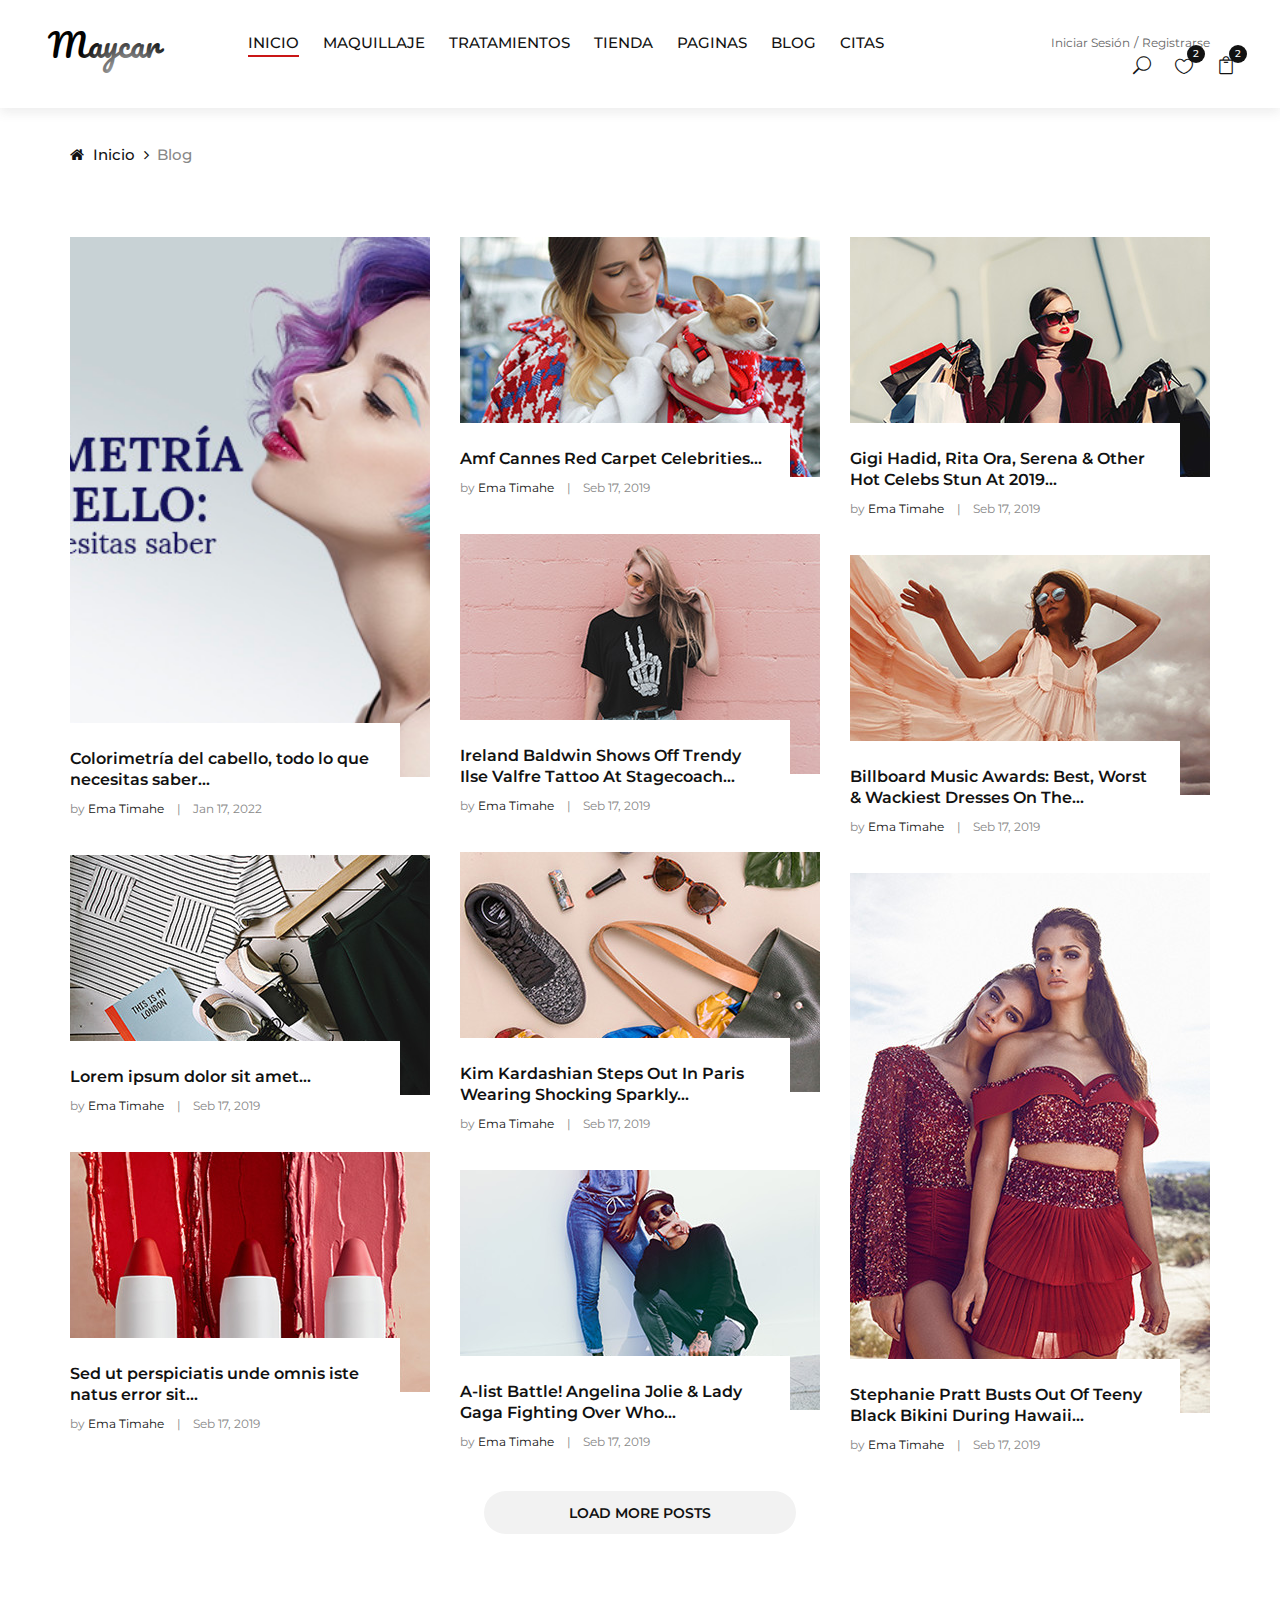
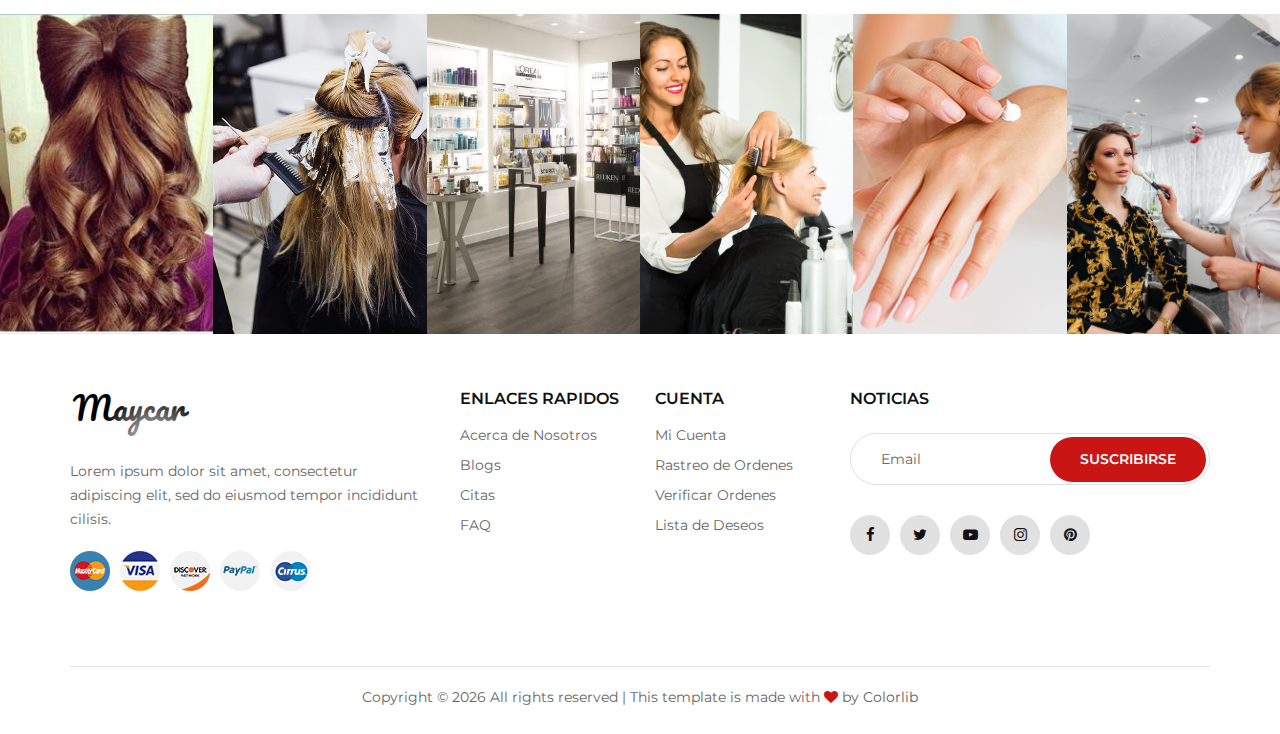
<file: blog.html>
<!DOCTYPE html>
<html lang="zxx">

<head>
    <meta charset="UTF-8">
    <meta name="description" content="Salón de Belleza Maycar">
    <meta name="keywords" content="Maycar, unica, creative, html">
    <meta name="viewport" content="width=device-width, initial-scale=1.0">
    <meta http-equiv="X-UA-Compatible" content="ie=edge">
    <title>Maycar</title>

    <!-- Google Font -->
    <link href="https://fonts.googleapis.com/css2?family=Cookie&display=swap" rel="stylesheet">
    <link href="https://fonts.googleapis.com/css2?family=Montserrat:wght@400;500;600;700;800;900&display=swap"
    rel="stylesheet">

    <!-- Css Styles -->
    <link rel="stylesheet" href="css/bootstrap.min.css" type="text/css">
    <link rel="stylesheet" href="css/font-awesome.min.css" type="text/css">
    <link rel="stylesheet" href="css/elegant-icons.css" type="text/css">
    <link rel="stylesheet" href="css/jquery-ui.min.css" type="text/css">
    <link rel="stylesheet" href="css/magnific-popup.css" type="text/css">
    <link rel="stylesheet" href="css/owl.carousel.min.css" type="text/css">
    <link rel="stylesheet" href="css/slicknav.min.css" type="text/css">
    <link rel="stylesheet" href="css/style.css" type="text/css">
</head>
<!--Start of Tawk.to Script-->
<script type="text/javascript">
    var Tawk_API=Tawk_API||{}, Tawk_LoadStart=new Date();
    (function(){
    var s1=document.createElement("script"),s0=document.getElementsByTagName("script")[0];
    s1.async=true;
    s1.src='https://embed.tawk.to/62d4b0b6b0d10b6f3e7ccdd5/1g87d4i8s';
    s1.charset='UTF-8';
    s1.setAttribute('crossorigin','*');
    s0.parentNode.insertBefore(s1,s0);
    })();
    </script>
<!--End of Tawk.to Script-->
<body>
    <!-- Page Preloder -->
    <div id="preloder">
        <div class="loader"></div>
    </div>

    <!-- Offcanvas Menu Begin -->
    <div class="offcanvas-menu-overlay"></div>
    <div class="offcanvas-menu-wrapper">
        <div class="offcanvas__close">+</div>
        <ul class="offcanvas__widget">
            <li><span class="icon_search search-switch"></span></li>
            <li><a href="#"><span class="icon_heart_alt"></span>
                <div class="tip">2</div>
            </a></li>
            <li><a href="#"><span class="icon_bag_alt"></span>
                <div class="tip">2</div>
            </a></li>
        </ul>
        <div class="offcanvas__logo">
            <a href="./index.html"><img src="img/logo.svg" alt=""></a>
        </div>
        <div id="mobile-menu-wrap"></div>
        <div class="offcanvas__auth">
            <a href="#">Iniciar Sesión</a>
            <a href="#">Registrarse</a>
        </div>
    </div>
    <!-- Offcanvas Menu End -->

    <!-- Header Section Begin -->
    <header class="header">
        <div class="container-fluid">
            <div class="row">
                <div class="col-xl-2 col-lg-2">
                    <div class="header__logo">
                        <a href="./index.html"><img src="img/logo.svg" alt=""></a>
                    </div>
                </div>
                <div class="col-xl-7 col-lg-7">
                    <nav class="header__menu">
                        <ul>
                            <li class="active"><a href="./index.html">Inicio</a></li>
                            <li><a href="#">Maquillaje</a></li>
                            <li><a href="#">Tratamientos</a></li>
                            <li><a href="./shop.html">Tienda</a></li>
                            <li><a href="#">Paginas</a>
                                <ul class="dropdown">
                                    <li><a href="./product-details.html">Detalles del producto</a></li>
                                    <li><a href="./shop-cart.html">Carrito de compra</a></li>
                                    <li><a href="./checkout.html">Verificar compra</a></li>
                                    <li><a href="./blog-details.html">Detalles del blog</a></li>
                                </ul>
                            </li>
                            <li><a href="./blog.html">Blog</a></li>
                            <li><a href="./contact.html">Citas</a></li>
                        </ul>
                    </nav>
                </div>
                <div class="col-lg-3">
                    <div class="header__right">
                        <div class="header__right__auth">
                            <a href="#">Iniciar Sesión</a>
                            <a href="#">Registrarse</a>
                        </div>
                        <ul class="header__right__widget">
                            <li><span class="icon_search search-switch"></span></li>
                            <li><a href="#"><span class="icon_heart_alt"></span>
                                <div class="tip">2</div>
                            </a></li>
                            <li><a href="#"><span class="icon_bag_alt"></span>
                                <div class="tip">2</div>
                            </a></li>
                        </ul>
                    </div>
                </div>
            </div>
            <div class="canvas__open">
                <i class="fa fa-bars"></i>
            </div>
        </div>
    </header>
    <!-- Header Section End -->

    <!-- Breadcrumb Begin -->
    <div class="breadcrumb-option">
        <div class="container">
            <div class="row">
                <div class="col-lg-12">
                    <div class="breadcrumb__links">
                        <a href="./index.html"><i class="fa fa-home"></i> Inicio</a>
                        <span>Blog</span>
                    </div>
                </div>
            </div>
        </div>
    </div>
    <!-- Breadcrumb End -->

    <!-- Blog Section Begin -->
    <section class="blog spad">
        <div class="container">
            <div class="row">
                <div class="col-lg-4 col-md-4 col-sm-6">
                    <div class="blog__item">
                        <div class="blog__item__pic large__item set-bg" data-setbg="img/blog/blog-1.jpg"></div>
                        <div class="blog__item__text">
                            <h6><a href="#">Colorimetría del cabello, todo lo que necesitas saber...</a></h6>
                            <ul>
                                <li>by <span>Ema Timahe</span></li>
                                <li>Jan 17, 2022</li>
                            </ul>
                        </div>
                    </div>
                    <div class="blog__item">
                        <div class="blog__item__pic set-bg" data-setbg="img/blog/blog-7.jpg"></div>
                        <div class="blog__item__text">
                            <h6><a href="#">Lorem ipsum dolor sit amet... </a></h6>
                            <ul>
                                <li>by <span>Ema Timahe</span></li>
                                <li>Seb 17, 2019</li>
                            </ul>
                        </div>
                    </div>
                    <div class="blog__item">
                        <div class="blog__item__pic set-bg" data-setbg="img/blog/blog-9.jpg"></div>
                        <div class="blog__item__text">
                            <h6><a href="#">Sed ut perspiciatis unde omnis iste natus error sit...</a></h6>
                            <ul>
                                <li>by <span>Ema Timahe</span></li>
                                <li>Seb 17, 2019</li>
                            </ul>
                        </div>
                    </div>
                </div>
                <div class="col-lg-4 col-md-4 col-sm-6">
                    <div class="blog__item">
                        <div class="blog__item__pic set-bg" data-setbg="img/blog/blog-2.jpg"></div>
                        <div class="blog__item__text">
                            <h6><a href="#">Amf Cannes Red Carpet Celebrities...</a></h6>
                            <ul>
                                <li>by <span>Ema Timahe</span></li>
                                <li>Seb 17, 2019</li>
                            </ul>
                        </div>
                    </div>
                    <div class="blog__item">
                        <div class="blog__item__pic set-bg" data-setbg="img/blog/blog-4.jpg"></div>
                        <div class="blog__item__text">
                            <h6><a href="#">Ireland Baldwin Shows Off Trendy Ilse Valfre Tattoo At Stagecoach...</a>
                            </h6>
                            <ul>
                                <li>by <span>Ema Timahe</span></li>
                                <li>Seb 17, 2019</li>
                            </ul>
                        </div>
                    </div>
                    <div class="blog__item">
                        <div class="blog__item__pic set-bg" data-setbg="img/blog/blog-8.jpg"></div>
                        <div class="blog__item__text">
                            <h6><a href="#">Kim Kardashian Steps Out In Paris Wearing Shocking Sparkly...</a></h6>
                            <ul>
                                <li>by <span>Ema Timahe</span></li>
                                <li>Seb 17, 2019</li>
                            </ul>
                        </div>
                    </div>
                    <div class="blog__item">
                        <div class="blog__item__pic set-bg" data-setbg="img/blog/blog-10.jpg"></div>
                        <div class="blog__item__text">
                            <h6><a href="#">A-list Battle! Angelina Jolie & Lady Gaga Fighting Over Who...</a></h6>
                            <ul>
                                <li>by <span>Ema Timahe</span></li>
                                <li>Seb 17, 2019</li>
                            </ul>
                        </div>
                    </div>
                </div>
                <div class="col-lg-4 col-md-4 col-sm-6">
                    <div class="blog__item">
                        <div class="blog__item__pic set-bg" data-setbg="img/blog/blog-3.jpg"></div>
                        <div class="blog__item__text">
                            <h6><a href="#">Gigi Hadid, Rita Ora, Serena & Other Hot Celebs Stun At 2019...</a></h6>
                            <ul>
                                <li>by <span>Ema Timahe</span></li>
                                <li>Seb 17, 2019</li>
                            </ul>
                        </div>
                    </div>
                    <div class="blog__item">
                        <div class="blog__item__pic set-bg" data-setbg="img/blog/blog-5.jpg"></div>
                        <div class="blog__item__text">
                            <h6><a href="#">Billboard Music Awards: Best, Worst & Wackiest Dresses On The...</a></h6>
                            <ul>
                                <li>by <span>Ema Timahe</span></li>
                                <li>Seb 17, 2019</li>
                            </ul>
                        </div>
                    </div>
                    <div class="blog__item">
                        <div class="blog__item__pic large__item set-bg" data-setbg="img/blog/blog-6.jpg"></div>
                        <div class="blog__item__text">
                            <h6><a href="#">Stephanie Pratt Busts Out Of Teeny Black Bikini During Hawaii...</a></h6>
                            <ul>
                                <li>by <span>Ema Timahe</span></li>
                                <li>Seb 17, 2019</li>
                            </ul>
                        </div>
                    </div>
                </div>
                <div class="col-lg-12 text-center">
                    <a href="#" class="primary-btn load-btn">Load more posts</a>
                </div>
            </div>
        </div>
    </section>
    <!-- Blog Section End -->

    <!-- Instagram Begin -->
    <div class="instagram">
        <div class="container-fluid">
            <div class="row">
                <div class="col-lg-2 col-md-4 col-sm-4 p-0">
                    <div class="instagram__item set-bg" data-setbg="img/instagram/insta-1.jpg">
                        <div class="instagram__text">
                            <i class="fa fa-instagram"></i>
                            <a href="#">@maycar</a>
                        </div>
                    </div>
                </div>
                <div class="col-lg-2 col-md-4 col-sm-4 p-0">
                    <div class="instagram__item set-bg" data-setbg="img/instagram/insta-2.jpg">
                        <div class="instagram__text">
                            <i class="fa fa-instagram"></i>
                            <a href="#">@maycar</a>
                        </div>
                    </div>
                </div>
                <div class="col-lg-2 col-md-4 col-sm-4 p-0">
                    <div class="instagram__item set-bg" data-setbg="img/instagram/insta-3.jpg">
                        <div class="instagram__text">
                            <i class="fa fa-instagram"></i>
                            <a href="#">@maycar</a>
                        </div>
                    </div>
                </div>
                <div class="col-lg-2 col-md-4 col-sm-4 p-0">
                    <div class="instagram__item set-bg" data-setbg="img/instagram/insta-4.jpg">
                        <div class="instagram__text">
                            <i class="fa fa-instagram"></i>
                            <a href="#">@maycar</a>
                        </div>
                    </div>
                </div>
                <div class="col-lg-2 col-md-4 col-sm-4 p-0">
                    <div class="instagram__item set-bg" data-setbg="img/instagram/insta-5.jpg">
                        <div class="instagram__text">
                            <i class="fa fa-instagram"></i>
                            <a href="#">@maycar</a>
                        </div>
                    </div>
                </div>
                <div class="col-lg-2 col-md-4 col-sm-4 p-0">
                    <div class="instagram__item set-bg" data-setbg="img/instagram/insta-6.jpg">
                        <div class="instagram__text">
                            <i class="fa fa-instagram"></i>
                            <a href="#">@maycar</a>
                        </div>
                    </div>
                </div>
            </div>
        </div>
    </div>
    <!-- Instagram End -->

    <!-- Footer Section Begin -->
    <footer class="footer">
        <div class="container">
            <div class="row">
                <div class="col-lg-4 col-md-6 col-sm-7">
                    <div class="footer__about">
                        <div class="footer__logo">
                            <a href="./index.html"><img src="img/logo.svg" alt=""></a>
                        </div>
                        <p>Lorem ipsum dolor sit amet, consectetur adipiscing elit, sed do eiusmod tempor incididunt
                        cilisis.</p>
                        <div class="footer__payment">
                            <a href="#"><img src="img/payment/payment-1.png" alt=""></a>
                            <a href="#"><img src="img/payment/payment-2.png" alt=""></a>
                            <a href="#"><img src="img/payment/payment-3.png" alt=""></a>
                            <a href="#"><img src="img/payment/payment-4.png" alt=""></a>
                            <a href="#"><img src="img/payment/payment-5.png" alt=""></a>
                        </div>
                    </div>
                </div>
                <div class="col-lg-2 col-md-3 col-sm-5">
                    <div class="footer__widget">
                        <h6>Enlaces rapidos</h6>
                        <ul>
                            <li><a href="#">Acerca de Nosotros</a></li>
                            <li><a href="#">Blogs</a></li>
                            <li><a href="#">Citas</a></li>
                            <li><a href="#">FAQ</a></li>
                        </ul>
                    </div>
                </div>
                <div class="col-lg-2 col-md-3 col-sm-4">
                    <div class="footer__widget">
                        <h6>Cuenta</h6>
                        <ul>
                            <li><a href="#">Mi Cuenta</a></li>
                            <li><a href="#">Rastreo de Ordenes</a></li>
                            <li><a href="#">Verificar Ordenes</a></li>
                            <li><a href="#">Lista de Deseos</a></li>
                        </ul>
                    </div>
                </div>
                <div class="col-lg-4 col-md-8 col-sm-8">
                    <div class="footer__newslatter">
                        <h6>Noticias</h6>
                        <form action="#">
                            <input type="text" placeholder="Email">
                            <button type="submit" class="site-btn">Suscribirse</button>
                        </form>
                        <div class="footer__social">
                            <a href="#"><i class="fa fa-facebook"></i></a>
                            <a href="#"><i class="fa fa-twitter"></i></a>
                            <a href="#"><i class="fa fa-youtube-play"></i></a>
                            <a href="#"><i class="fa fa-instagram"></i></a>
                            <a href="#"><i class="fa fa-pinterest"></i></a>
                        </div>
                    </div>
                </div>
            </div>
            <div class="row">
                <div class="col-lg-12">
                    <!-- Link back to Colorlib can't be removed. Template is licensed under CC BY 3.0. -->
                    <div class="footer__copyright__text">
                        <p>Copyright &copy; <script>document.write(new Date().getFullYear());</script> All rights reserved | This template is made with <i class="fa fa-heart" aria-hidden="true"></i> by <a href="https://colorlib.com" target="_blank">Colorlib</a></p>
                    </div>
                    <!-- Link back to Colorlib can't be removed. Template is licensed under CC BY 3.0. -->
                </div>
            </div>
        </div>
    </footer>
    <!-- Footer Section End -->

    <!-- Search Begin -->
    <div class="search-model">
        <div class="h-100 d-flex align-items-center justify-content-center">
            <div class="search-close-switch">+</div>
            <form class="search-model-form">
                <input type="text" id="search-input" placeholder="Search here.....">
            </form>
        </div>
    </div>
    <!-- Search End -->

    <!-- Js Plugins -->
    <script src="js/jquery-3.3.1.min.js"></script>
    <script src="js/bootstrap.min.js"></script>
    <script src="js/jquery.magnific-popup.min.js"></script>
    <script src="js/jquery-ui.min.js"></script>
    <script src="js/mixitup.min.js"></script>
    <script src="js/jquery.countdown.min.js"></script>
    <script src="js/jquery.slicknav.js"></script>
    <script src="js/owl.carousel.min.js"></script>
    <script src="js/jquery.nicescroll.min.js"></script>
    <script src="js/main.js"></script>
</body>

</html>
</file>
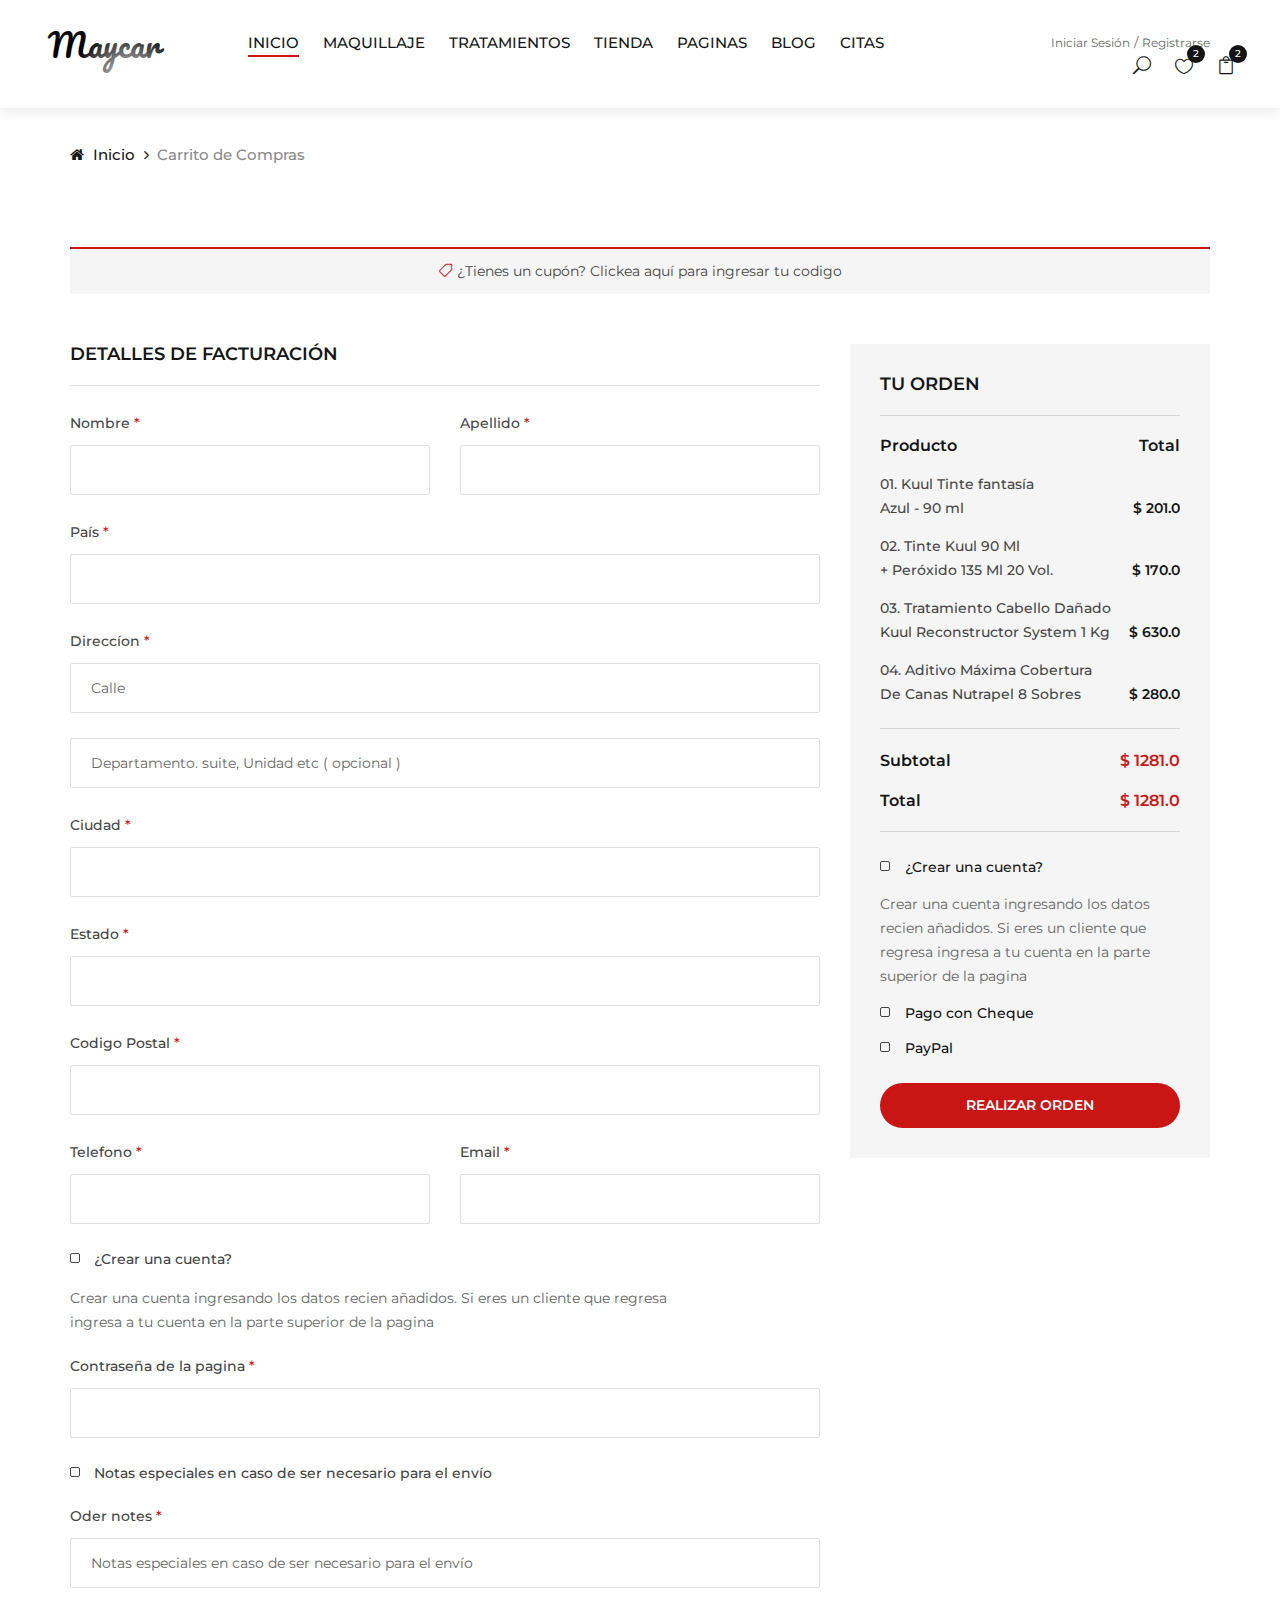
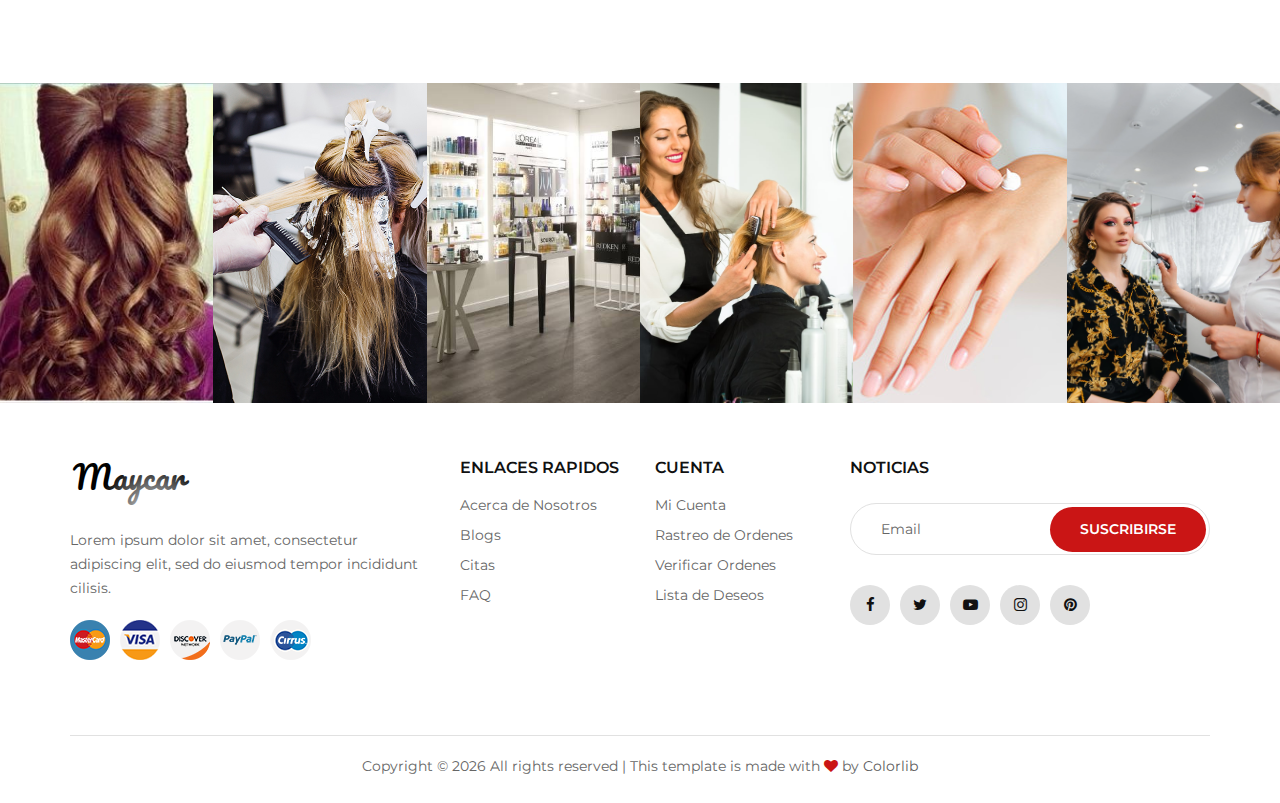
<file: checkout.html>
<!DOCTYPE html>
<html lang="zxx">

<head>
    <meta charset="UTF-8">
    <meta name="description" content="Salón de Belleza Maycar">
    <meta name="keywords" content="Maycar, unica, creative, html">
    <meta name="viewport" content="width=device-width, initial-scale=1.0">
    <meta http-equiv="X-UA-Compatible" content="ie=edge">
    <title>Maycar</title>

    <!-- Google Font -->
    <link href="https://fonts.googleapis.com/css2?family=Cookie&display=swap" rel="stylesheet">
    <link href="https://fonts.googleapis.com/css2?family=Montserrat:wght@400;500;600;700;800;900&display=swap"
    rel="stylesheet">

    <!-- Css Styles -->
    <link rel="stylesheet" href="css/bootstrap.min.css" type="text/css">
    <link rel="stylesheet" href="css/font-awesome.min.css" type="text/css">
    <link rel="stylesheet" href="css/elegant-icons.css" type="text/css">
    <link rel="stylesheet" href="css/jquery-ui.min.css" type="text/css">
    <link rel="stylesheet" href="css/magnific-popup.css" type="text/css">
    <link rel="stylesheet" href="css/owl.carousel.min.css" type="text/css">
    <link rel="stylesheet" href="css/slicknav.min.css" type="text/css">
    <link rel="stylesheet" href="css/style.css" type="text/css">
</head>
<!--Start of Tawk.to Script-->
<script type="text/javascript">
    var Tawk_API=Tawk_API||{}, Tawk_LoadStart=new Date();
    (function(){
    var s1=document.createElement("script"),s0=document.getElementsByTagName("script")[0];
    s1.async=true;
    s1.src='https://embed.tawk.to/62d4b0b6b0d10b6f3e7ccdd5/1g87d4i8s';
    s1.charset='UTF-8';
    s1.setAttribute('crossorigin','*');
    s0.parentNode.insertBefore(s1,s0);
    })();
    </script>
<!--End of Tawk.to Script-->
<body>
    <!-- Page Preloder -->
    <div id="preloder">
        <div class="loader"></div>
    </div>

    <!-- Offcanvas Menu Begin -->
    <div class="offcanvas-menu-overlay"></div>
    <div class="offcanvas-menu-wrapper">
        <div class="offcanvas__close">+</div>
        <ul class="offcanvas__widget">
            <li><span class="icon_search search-switch"></span></li>
            <li><a href="#"><span class="icon_heart_alt"></span>
                <div class="tip">2</div>
            </a></li>
            <li><a href="#"><span class="icon_bag_alt"></span>
                <div class="tip">2</div>
            </a></li>
        </ul>
        <div class="offcanvas__logo">
            <a href="./index.html"><img src="img/logo.svg" alt=""></a>
        </div>
        <div id="mobile-menu-wrap"></div>
        <div class="offcanvas__auth">
            <a href="#">Iniciar Sesión</a>
            <a href="#">Registrarse</a>
        </div>
    </div>
    <!-- Offcanvas Menu End -->

    <!-- Header Section Begin -->
    <header class="header">
        <div class="container-fluid">
            <div class="row">
                <div class="col-xl-2 col-lg-2">
                    <div class="header__logo">
                        <a href="./index.html"><img src="img/logo.svg" alt=""></a>
                    </div>
                </div>
                <div class="col-xl-7 col-lg-7">
                    <nav class="header__menu">
                        <ul>
                            <li class="active"><a href="./index.html">Inicio</a></li>
                            <li><a href="#">Maquillaje</a></li>
                            <li><a href="#">Tratamientos</a></li>
                            <li><a href="./shop.html">Tienda</a></li>
                            <li><a href="#">Paginas</a>
                                <ul class="dropdown">
                                    <li><a href="./product-details.html">Detalles del producto</a></li>
                                    <li><a href="./shop-cart.html">Carrito de compra</a></li>
                                    <li><a href="./checkout.html">Verificar compra</a></li>
                                    <li><a href="./blog-details.html">Detalles del blog</a></li>
                                </ul>
                            </li>
                            <li><a href="./blog.html">Blog</a></li>
                            <li><a href="./contact.html">Citas</a></li>
                        </ul>
                    </nav>
                </div>
                <div class="col-lg-3">
                    <div class="header__right">
                        <div class="header__right__auth">
                            <a href="#">Iniciar Sesión</a>
                            <a href="#">Registrarse</a>
                        </div>
                        <ul class="header__right__widget">
                            <li><span class="icon_search search-switch"></span></li>
                            <li><a href="#"><span class="icon_heart_alt"></span>
                                <div class="tip">2</div>
                            </a></li>
                            <li><a href="#"><span class="icon_bag_alt"></span>
                                <div class="tip">2</div>
                            </a></li>
                        </ul>
                    </div>
                </div>
            </div>
            <div class="canvas__open">
                <i class="fa fa-bars"></i>
            </div>
        </div>
    </header>
    <!-- Header Section End -->

    <!-- Breadcrumb Begin -->
    <div class="breadcrumb-option">
        <div class="container">
            <div class="row">
                <div class="col-lg-12">
                    <div class="breadcrumb__links">
                        <a href="./index.html"><i class="fa fa-home"></i> Inicio</a>
                        <span>Carrito de Compras</span>
                    </div>
                </div>
            </div>
        </div>
    </div>
    <!-- Breadcrumb End -->

    <!-- Checkout Section Begin -->
    <section class="checkout spad">
        <div class="container">
            <div class="row">
                <div class="col-lg-12">
                    <h6 class="coupon__link"><span class="icon_tag_alt"></span> <a href="#">¿Tienes un cupón?</a> Clickea
                    aquí para ingresar tu codigo</h6>
                </div>
            </div>
            <form action="#" class="checkout__form">
                <div class="row">
                    <div class="col-lg-8">
                        <h5>Detalles de Facturación</h5>
                        <div class="row">
                            <div class="col-lg-6 col-md-6 col-sm-6">
                                <div class="checkout__form__input">
                                    <p>Nombre <span>*</span></p>
                                    <input type="text">
                                </div>
                            </div>
                            <div class="col-lg-6 col-md-6 col-sm-6">
                                <div class="checkout__form__input">
                                    <p>Apellido <span>*</span></p>
                                    <input type="text">
                                </div>
                            </div>
                            <div class="col-lg-12">
                                <div class="checkout__form__input">
                                    <p>País <span>*</span></p>
                                    <input type="text">
                                </div>
                                <div class="checkout__form__input">
                                    <p>Direccíon <span>*</span></p>
                                    <input type="text" placeholder="Calle">
                                    <input type="text" placeholder="Departamento. suite, Unidad etc ( opcional )">
                                </div>
                                <div class="checkout__form__input">
                                    <p>Ciudad <span>*</span></p>
                                    <input type="text">
                                </div>
                                <div class="checkout__form__input">
                                    <p>Estado <span>*</span></p>
                                    <input type="text">
                                </div>
                                <div class="checkout__form__input">
                                    <p>Codigo Postal <span>*</span></p>
                                    <input type="text">
                                </div>
                            </div>
                            <div class="col-lg-6 col-md-6 col-sm-6">
                                <div class="checkout__form__input">
                                    <p>Telefono <span>*</span></p>
                                    <input type="text">
                                </div>
                            </div>
                            <div class="col-lg-6 col-md-6 col-sm-6">
                                <div class="checkout__form__input">
                                    <p>Email <span>*</span></p>
                                    <input type="text">
                                </div>
                            </div>
                            <div class="col-lg-12">
                                <div class="checkout__form__checkbox">
                                    <label for="acc">
                                        ¿Crear una cuenta?
                                        <input type="checkbox" id="acc">
                                        <span class="checkmark"></span>
                                    </label>
                                    <p>Crear una cuenta ingresando los datos recien añadidos. Si eres un 
                                        cliente que regresa <br /> ingresa a tu cuenta en la parte superior de la pagina</p>
                                    </div>
                                    <div class="checkout__form__input">
                                        <p>Contraseña de la pagina <span>*</span></p>
                                        <input type="text">
                                    </div>
                                    <div class="checkout__form__checkbox">
                                        <label for="note">
                                            Notas especiales en caso de ser necesario para el envío
                                            <input type="checkbox" id="note">
                                            <span class="checkmark"></span>
                                        </label>
                                    </div>
                                    <div class="checkout__form__input">
                                        <p>Oder notes <span>*</span></p>
                                        <input type="text"
                                        placeholder="Notas especiales en caso de ser necesario para el envío">
                                    </div>
                                </div>
                            </div>
                        </div>
                        <div class="col-lg-4">
                            <div class="checkout__order">
                                <h5>Tu orden</h5>
                                <div class="checkout__order__product">
                                    <ul>
                                        <li>
                                            <span class="top__text">Producto</span>
                                            <span class="top__text__right">Total</span>
                                        </li>
                                        <li>01. Kuul Tinte fantasía <br /> Azul - 90 ml <span>$ 201.0</span></li>
                                        <li>02. Tinte Kuul 90 Ml <br />+ Peróxido 135 Ml 20 Vol. <span>$ 170.0</span></li>
                                        <li>03. Tratamiento Cabello Dañado<br /> Kuul Reconstructor System 1 Kg<span>$ 630.0</span></li>
                                        <li>04. Aditivo Máxima Cobertura <br />De Canas Nutrapel 8 Sobres <span>$ 280.0</span></li>
                                    </ul>
                                </div>
                                <div class="checkout__order__total">
                                    <ul>
                                        <li>Subtotal <span>$ 1281.0</span></li>
                                        <li>Total <span>$ 1281.0</span></li>
                                    </ul>
                                </div>
                                <div class="checkout__order__widget">
                                    <label for="o-acc">
                                        ¿Crear una cuenta?
                                        <input type="checkbox" id="o-acc">
                                        <span class="checkmark"></span>
                                    </label>
                                    <p>Crear una cuenta ingresando los datos recien añadidos. Si eres un cliente que regresa
                                        ingresa a tu cuenta en la parte superior de la pagina</p>
                                    <label for="check-payment">
                                        Pago con Cheque
                                        <input type="checkbox" id="check-payment">
                                        <span class="checkmark"></span>
                                    </label>
                                    <label for="paypal">
                                        PayPal
                                        <input type="checkbox" id="paypal">
                                        <span class="checkmark"></span>
                                    </label>
                                </div>
                                <button type="submit" class="site-btn">Realizar Orden</button>
                            </div>
                        </div>
                    </div>
                </form>
            </div>
        </section>
        <!-- Checkout Section End -->

        <!-- Instagram Begin -->
        <div class="instagram">
            <div class="container-fluid">
                <div class="row">
                    <div class="col-lg-2 col-md-4 col-sm-4 p-0">
                        <div class="instagram__item set-bg" data-setbg="img/instagram/insta-1.jpg">
                            <div class="instagram__text">
                                <i class="fa fa-instagram"></i>
                                <a href="#">@maycar</a>
                            </div>
                        </div>
                    </div>
                    <div class="col-lg-2 col-md-4 col-sm-4 p-0">
                        <div class="instagram__item set-bg" data-setbg="img/instagram/insta-2.jpg">
                            <div class="instagram__text">
                                <i class="fa fa-instagram"></i>
                                <a href="#">@maycar</a>
                            </div>
                        </div>
                    </div>
                    <div class="col-lg-2 col-md-4 col-sm-4 p-0">
                        <div class="instagram__item set-bg" data-setbg="img/instagram/insta-3.jpg">
                            <div class="instagram__text">
                                <i class="fa fa-instagram"></i>
                                <a href="#">@maycar</a>
                            </div>
                        </div>
                    </div>
                    <div class="col-lg-2 col-md-4 col-sm-4 p-0">
                        <div class="instagram__item set-bg" data-setbg="img/instagram/insta-4.jpg">
                            <div class="instagram__text">
                                <i class="fa fa-instagram"></i>
                                <a href="#">@maycar</a>
                            </div>
                        </div>
                    </div>
                    <div class="col-lg-2 col-md-4 col-sm-4 p-0">
                        <div class="instagram__item set-bg" data-setbg="img/instagram/insta-5.jpg">
                            <div class="instagram__text">
                                <i class="fa fa-instagram"></i>
                                <a href="#">@maycar</a>
                            </div>
                        </div>
                    </div>
                    <div class="col-lg-2 col-md-4 col-sm-4 p-0">
                        <div class="instagram__item set-bg" data-setbg="img/instagram/insta-6.jpg">
                            <div class="instagram__text">
                                <i class="fa fa-instagram"></i>
                                <a href="#">@maycar</a>
                            </div>
                        </div>
                    </div>
                </div>
            </div>
        </div>
        <!-- Instagram End -->

        <!-- Footer Section Begin -->
        <footer class="footer">
            <div class="container">
                <div class="row">
                    <div class="col-lg-4 col-md-6 col-sm-7">
                        <div class="footer__about">
                            <div class="footer__logo">
                                <a href="./index.html"><img src="img/logo.svg" alt=""></a>
                            </div>
                            <p>Lorem ipsum dolor sit amet, consectetur adipiscing elit, sed do eiusmod tempor incididunt
                            cilisis.</p>
                            <div class="footer__payment">
                                <a href="#"><img src="img/payment/payment-1.png" alt=""></a>
                                <a href="#"><img src="img/payment/payment-2.png" alt=""></a>
                                <a href="#"><img src="img/payment/payment-3.png" alt=""></a>
                                <a href="#"><img src="img/payment/payment-4.png" alt=""></a>
                                <a href="#"><img src="img/payment/payment-5.png" alt=""></a>
                            </div>
                        </div>
                    </div>
                    <div class="col-lg-2 col-md-3 col-sm-5">
                        <div class="footer__widget">
                            <h6>Enlaces rapidos</h6>
                            <ul>
                                <li><a href="#">Acerca de Nosotros</a></li>
                                <li><a href="#">Blogs</a></li>
                                <li><a href="#">Citas</a></li>
                                <li><a href="#">FAQ</a></li>
                            </ul>
                        </div>
                    </div>
                    <div class="col-lg-2 col-md-3 col-sm-4">
                        <div class="footer__widget">
                            <h6>Cuenta</h6>
                            <ul>
                                <li><a href="#">Mi Cuenta</a></li>
                                <li><a href="#">Rastreo de Ordenes</a></li>
                                <li><a href="#">Verificar Ordenes</a></li>
                                <li><a href="#">Lista de Deseos</a></li>
                            </ul>
                        </div>
                    </div>
                    <div class="col-lg-4 col-md-8 col-sm-8">
                        <div class="footer__newslatter">
                            <h6>Noticias</h6>
                            <form action="#">
                                <input type="text" placeholder="Email">
                                <button type="submit" class="site-btn">Suscribirse</button>
                            </form>
                            <div class="footer__social">
                                <a href="#"><i class="fa fa-facebook"></i></a>
                                <a href="#"><i class="fa fa-twitter"></i></a>
                                <a href="#"><i class="fa fa-youtube-play"></i></a>
                                <a href="#"><i class="fa fa-instagram"></i></a>
                                <a href="#"><i class="fa fa-pinterest"></i></a>
                            </div>
                        </div>
                    </div>
                </div>
                <div class="row">
                    <div class="col-lg-12">
                        <!-- Link back to Colorlib can't be removed. Template is licensed under CC BY 3.0. -->
                        <div class="footer__copyright__text">
                            <p>Copyright &copy; <script>document.write(new Date().getFullYear());</script> All rights reserved | This template is made with <i class="fa fa-heart" aria-hidden="true"></i> by <a href="https://colorlib.com" target="_blank">Colorlib</a></p>
                        </div>
                        <!-- Link back to Colorlib can't be removed. Template is licensed under CC BY 3.0. -->
                    </div>
                </div>
            </div>
        </footer>
        <!-- Footer Section End -->

        <!-- Search Begin -->
        <div class="search-model">
            <div class="h-100 d-flex align-items-center justify-content-center">
                <div class="search-close-switch">+</div>
                <form class="search-model-form">
                    <input type="text" id="search-input" placeholder="Search here.....">
                </form>
            </div>
        </div>
        <!-- Search End -->

        <!-- Js Plugins -->
        <script src="js/jquery-3.3.1.min.js"></script>
        <script src="js/bootstrap.min.js"></script>
        <script src="js/jquery.magnific-popup.min.js"></script>
        <script src="js/jquery-ui.min.js"></script>
        <script src="js/mixitup.min.js"></script>
        <script src="js/jquery.countdown.min.js"></script>
        <script src="js/jquery.slicknav.js"></script>
        <script src="js/owl.carousel.min.js"></script>
        <script src="js/jquery.nicescroll.min.js"></script>
        <script src="js/main.js"></script>
    </body>

    </html>
</file>
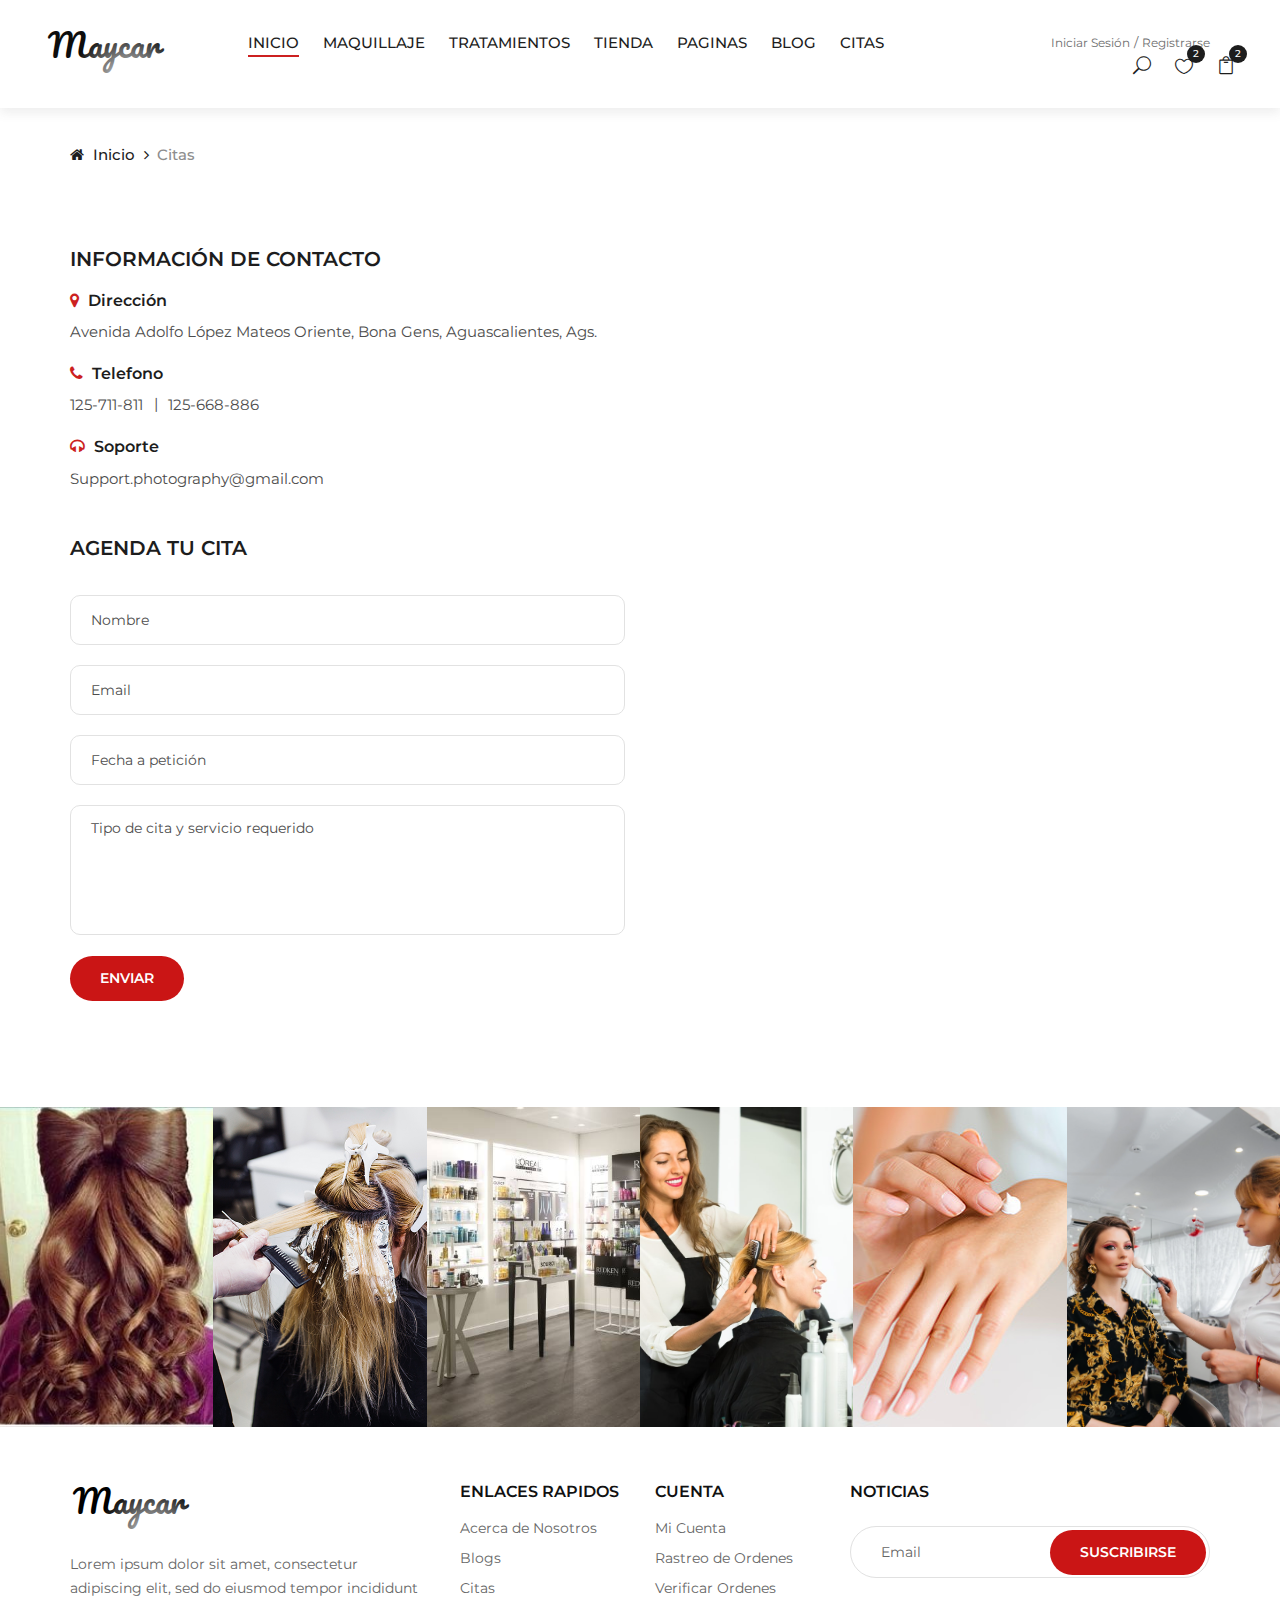
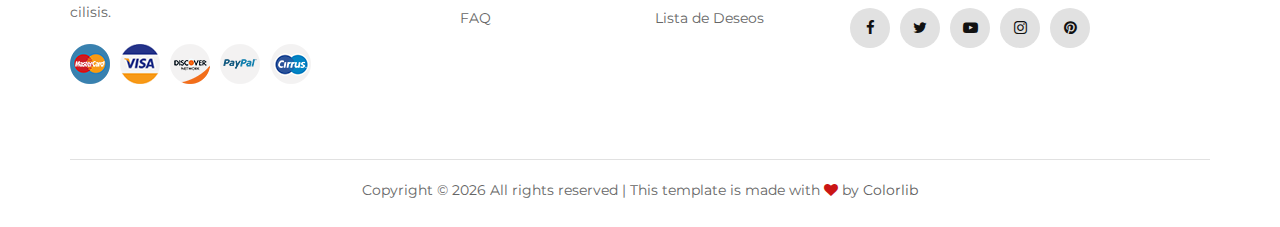
<file: contact.html>
<!DOCTYPE html>
<html lang="zxx">

<head>
    <meta charset="UTF-8">
    <meta name="description" content="Salón de Belleza Maycar">
    <meta name="keywords" content="Maycar, unica, creative, html">
    <meta name="viewport" content="width=device-width, initial-scale=1.0">
    <meta http-equiv="X-UA-Compatible" content="ie=edge">
    <title>Maycar</title>

    <!-- Google Font -->
    <link href="https://fonts.googleapis.com/css2?family=Cookie&display=swap" rel="stylesheet">
    <link href="https://fonts.googleapis.com/css2?family=Montserrat:wght@400;500;600;700;800;900&display=swap"
    rel="stylesheet">

    <!-- Css Styles -->
    <link rel="stylesheet" href="css/bootstrap.min.css" type="text/css">
    <link rel="stylesheet" href="css/font-awesome.min.css" type="text/css">
    <link rel="stylesheet" href="css/elegant-icons.css" type="text/css">
    <link rel="stylesheet" href="css/jquery-ui.min.css" type="text/css">
    <link rel="stylesheet" href="css/magnific-popup.css" type="text/css">
    <link rel="stylesheet" href="css/owl.carousel.min.css" type="text/css">
    <link rel="stylesheet" href="css/slicknav.min.css" type="text/css">
    <link rel="stylesheet" href="css/style.css" type="text/css">
</head>
<!--Start of Tawk.to Script-->
<script type="text/javascript">
    var Tawk_API=Tawk_API||{}, Tawk_LoadStart=new Date();
    (function(){
    var s1=document.createElement("script"),s0=document.getElementsByTagName("script")[0];
    s1.async=true;
    s1.src='https://embed.tawk.to/62d4b0b6b0d10b6f3e7ccdd5/1g87d4i8s';
    s1.charset='UTF-8';
    s1.setAttribute('crossorigin','*');
    s0.parentNode.insertBefore(s1,s0);
    })();
    </script>
<!--End of Tawk.to Script-->
<body>
    <!-- Page Preloder -->
    <div id="preloder">
        <div class="loader"></div>
    </div>

    <!-- Offcanvas Menu Begin -->
    <div class="offcanvas-menu-overlay"></div>
    <div class="offcanvas-menu-wrapper">
        <div class="offcanvas__close">+</div>
        <ul class="offcanvas__widget">
            <li><span class="icon_search search-switch"></span></li>
            <li><a href="#"><span class="icon_heart_alt"></span>
                <div class="tip">2</div>
            </a></li>
            <li><a href="#"><span class="icon_bag_alt"></span>
                <div class="tip">2</div>
            </a></li>
        </ul>
        <div class="offcanvas__logo">
            <a href="./index.html"><img src="img/logo.svg" alt=""></a>
        </div>
        <div id="mobile-menu-wrap"></div>
        <div class="offcanvas__auth">
            <a href="#">Iniciar Sesión</a>
            <a href="#">Registrarse</a>
        </div>
    </div>
    <!-- Offcanvas Menu End -->

    <!-- Header Section Begin -->
    <header class="header">
        <div class="container-fluid">
            <div class="row">
                <div class="col-xl-2 col-lg-2">
                    <div class="header__logo">
                        <a href="./index.html"><img src="img/logo.svg" alt=""></a>
                    </div>
                </div>
                <div class="col-xl-7 col-lg-7">
                    <nav class="header__menu">
                        <ul>
                            <li class="active"><a href="./index.html">Inicio</a></li>
                            <li><a href="#">Maquillaje</a></li>
                            <li><a href="#">Tratamientos</a></li>
                            <li><a href="./shop.html">Tienda</a></li>
                            <li><a href="#">Paginas</a>
                                <ul class="dropdown">
                                    <li><a href="./product-details.html">Detalles del producto</a></li>
                                    <li><a href="./shop-cart.html">Carrito de compra</a></li>
                                    <li><a href="./checkout.html">Verificar compra</a></li>
                                    <li><a href="./blog-details.html">Detalles del blog</a></li>
                                </ul>
                            </li>
                            <li><a href="./blog.html">Blog</a></li>
                            <li><a href="./contact.html">Citas</a></li>
                        </ul>
                    </nav>
                </div>
                <div class="col-lg-3">
                    <div class="header__right">
                        <div class="header__right__auth">
                            <a href="#">Iniciar Sesión</a>
                            <a href="#">Registrarse</a>
                        </div>
                        <ul class="header__right__widget">
                            <li><span class="icon_search search-switch"></span></li>
                            <li><a href="#"><span class="icon_heart_alt"></span>
                                <div class="tip">2</div>
                            </a></li>
                            <li><a href="#"><span class="icon_bag_alt"></span>
                                <div class="tip">2</div>
                            </a></li>
                        </ul>
                    </div>
                </div>
            </div>
            <div class="canvas__open">
                <i class="fa fa-bars"></i>
            </div>
        </div>
    </header>
    <!-- Header Section End -->

    <!-- Breadcrumb Begin -->
    <div class="breadcrumb-option">
        <div class="container">
            <div class="row">
                <div class="col-lg-12">
                    <div class="breadcrumb__links">
                        <a href="./index.html"><i class="fa fa-home"></i> Inicio</a>
                        <span>Citas</span>
                    </div>
                </div>
            </div>
        </div>
    </div>
    <!-- Breadcrumb End -->

    <!-- Contact Section Begin -->
    <section class="contact spad">
        <div class="container">
            <div class="row">
                <div class="col-lg-6 col-md-6">
                    <div class="contact__content">
                        <div class="contact__address">
                            <h5>Información de Contacto</h5>
                            <ul>
                                <li>
                                    <h6><i class="fa fa-map-marker"></i> Dirección</h6>
                                    <p>Avenida Adolfo López Mateos Oriente, Bona Gens, Aguascalientes, Ags.</p>
                                </li>
                                <li>
                                    <h6><i class="fa fa-phone"></i> Telefono</h6>
                                    <p><span>125-711-811</span><span>125-668-886</span></p>
                                </li>
                                <li>
                                    <h6><i class="fa fa-headphones"></i> Soporte</h6>
                                    <p>Support.photography@gmail.com</p>
                                </li>
                            </ul>
                        </div>
                        <div class="contact__form">
                            <h5>Agenda tu cita</h5>
                            <form action="#">
                                <input type="text" placeholder="Nombre">
                                <input type="text" placeholder="Email">
                                <input type="text" placeholder="Fecha a petición">
                                <textarea placeholder="Tipo de cita y servicio requerido"></textarea>
                                <button type="submit" class="site-btn">Enviar</button>
                            </form>
                        </div>
                    </div>
                </div>
                <div class="col-lg-6 col-md-6">
                    <div class="contact__map">
                        <iframe
                        src="https://www.google.com/maps/embed?pb=!1m18!1m12!1m3!1d3702.5082318939185!2d-102.26194135!3d21.876496550000002!2m3!1f0!2f0!3f0!3m2!1i1024!2i768!4f13.1!3m3!1m2!1s0x8429ee06c2b22ec7%3A0x9b6c521bf9a86b1a!2sInstituto%20Tecnol%C3%B3gico%20de%20Aguascalientes%2C%20Aguascalientes%2C%20Ags.!5e0!3m2!1ses-419!2smx!4v1658105265124!5m2!1ses-419!2smx" width="600" height="450" style="border:0;" allowfullscreen="" loading="lazy" referrerpolicy="no-referrer-when-downgrade"
                        height="780" style="border:0" allowfullscreen="">
                    </iframe>
                </div>
            </div>
        </div>
    </div>
</section>
<!-- Contact Section End -->

<!-- Instagram Begin -->
<div class="instagram">
    <div class="container-fluid">
        <div class="row">
            <div class="col-lg-2 col-md-4 col-sm-4 p-0">
                <div class="instagram__item set-bg" data-setbg="img/instagram/insta-1.jpg">
                    <div class="instagram__text">
                        <i class="fa fa-instagram"></i>
                        <a href="#">@maycar</a>
                    </div>
                </div>
            </div>
            <div class="col-lg-2 col-md-4 col-sm-4 p-0">
                <div class="instagram__item set-bg" data-setbg="img/instagram/insta-2.jpg">
                    <div class="instagram__text">
                        <i class="fa fa-instagram"></i>
                        <a href="#">@maycar</a>
                    </div>
                </div>
            </div>
            <div class="col-lg-2 col-md-4 col-sm-4 p-0">
                <div class="instagram__item set-bg" data-setbg="img/instagram/insta-3.jpg">
                    <div class="instagram__text">
                        <i class="fa fa-instagram"></i>
                        <a href="#">@maycar</a>
                    </div>
                </div>
            </div>
            <div class="col-lg-2 col-md-4 col-sm-4 p-0">
                <div class="instagram__item set-bg" data-setbg="img/instagram/insta-4.jpg">
                    <div class="instagram__text">
                        <i class="fa fa-instagram"></i>
                        <a href="#">@maycar</a>
                    </div>
                </div>
            </div>
            <div class="col-lg-2 col-md-4 col-sm-4 p-0">
                <div class="instagram__item set-bg" data-setbg="img/instagram/insta-5.jpg">
                    <div class="instagram__text">
                        <i class="fa fa-instagram"></i>
                        <a href="#">@maycar</a>
                    </div>
                </div>
            </div>
            <div class="col-lg-2 col-md-4 col-sm-4 p-0">
                <div class="instagram__item set-bg" data-setbg="img/instagram/insta-6.jpg">
                    <div class="instagram__text">
                        <i class="fa fa-instagram"></i>
                        <a href="#">@maycar</a>
                    </div>
                </div>
            </div>
        </div>
    </div>
</div>
<!-- Instagram End -->

<!-- Footer Section Begin -->
<footer class="footer">
    <div class="container">
        <div class="row">
            <div class="col-lg-4 col-md-6 col-sm-7">
                <div class="footer__about">
                    <div class="footer__logo">
                        <a href="./index.html"><img src="img/logo.svg" alt=""></a>
                    </div>
                    <p>Lorem ipsum dolor sit amet, consectetur adipiscing elit, sed do eiusmod tempor incididunt
                    cilisis.</p>
                    <div class="footer__payment">
                        <a href="#"><img src="img/payment/payment-1.png" alt=""></a>
                        <a href="#"><img src="img/payment/payment-2.png" alt=""></a>
                        <a href="#"><img src="img/payment/payment-3.png" alt=""></a>
                        <a href="#"><img src="img/payment/payment-4.png" alt=""></a>
                        <a href="#"><img src="img/payment/payment-5.png" alt=""></a>
                    </div>
                </div>
            </div>
            <div class="col-lg-2 col-md-3 col-sm-5">
                <div class="footer__widget">
                    <h6>Enlaces rapidos</h6>
                    <ul>
                        <li><a href="#">Acerca de Nosotros</a></li>
                        <li><a href="#">Blogs</a></li>
                        <li><a href="#">Citas</a></li>
                        <li><a href="#">FAQ</a></li>
                    </ul>
                </div>
            </div>
            <div class="col-lg-2 col-md-3 col-sm-4">
                <div class="footer__widget">
                    <h6>Cuenta</h6>
                    <ul>
                        <li><a href="#">Mi Cuenta</a></li>
                        <li><a href="#">Rastreo de Ordenes</a></li>
                        <li><a href="#">Verificar Ordenes</a></li>
                        <li><a href="#">Lista de Deseos</a></li>
                    </ul>
                </div>
            </div>
            <div class="col-lg-4 col-md-8 col-sm-8">
                <div class="footer__newslatter">
                    <h6>Noticias</h6>
                    <form action="#">
                        <input type="text" placeholder="Email">
                        <button type="submit" class="site-btn">Suscribirse</button>
                    </form>
                    <div class="footer__social">
                        <a href="#"><i class="fa fa-facebook"></i></a>
                        <a href="#"><i class="fa fa-twitter"></i></a>
                        <a href="#"><i class="fa fa-youtube-play"></i></a>
                        <a href="#"><i class="fa fa-instagram"></i></a>
                        <a href="#"><i class="fa fa-pinterest"></i></a>
                    </div>
                </div>
            </div>
        </div>
        <div class="row">
            <div class="col-lg-12">
                <!-- Link back to Colorlib can't be removed. Template is licensed under CC BY 3.0. -->
                <div class="footer__copyright__text">
                    <p>Copyright &copy; <script>document.write(new Date().getFullYear());</script> All rights reserved | This template is made with <i class="fa fa-heart" aria-hidden="true"></i> by <a href="https://colorlib.com" target="_blank">Colorlib</a></p>
                </div>
                <!-- Link back to Colorlib can't be removed. Template is licensed under CC BY 3.0. -->
            </div>
        </div>
    </div>
</footer>
<!-- Footer Section End -->

<!-- Search Begin -->
<div class="search-model">
    <div class="h-100 d-flex align-items-center justify-content-center">
        <div class="search-close-switch">+</div>
        <form class="search-model-form">
            <input type="text" id="search-input" placeholder="Search here.....">
        </form>
    </div>
</div>
<!-- Search End -->

<!-- Js Plugins -->
<script src="js/jquery-3.3.1.min.js"></script>
<script src="js/bootstrap.min.js"></script>
<script src="js/jquery.magnific-popup.min.js"></script>
<script src="js/jquery-ui.min.js"></script>
<script src="js/mixitup.min.js"></script>
<script src="js/jquery.countdown.min.js"></script>
<script src="js/jquery.slicknav.js"></script>
<script src="js/owl.carousel.min.js"></script>
<script src="js/jquery.nicescroll.min.js"></script>
<script src="js/main.js"></script>
</body>

</html>
</file>
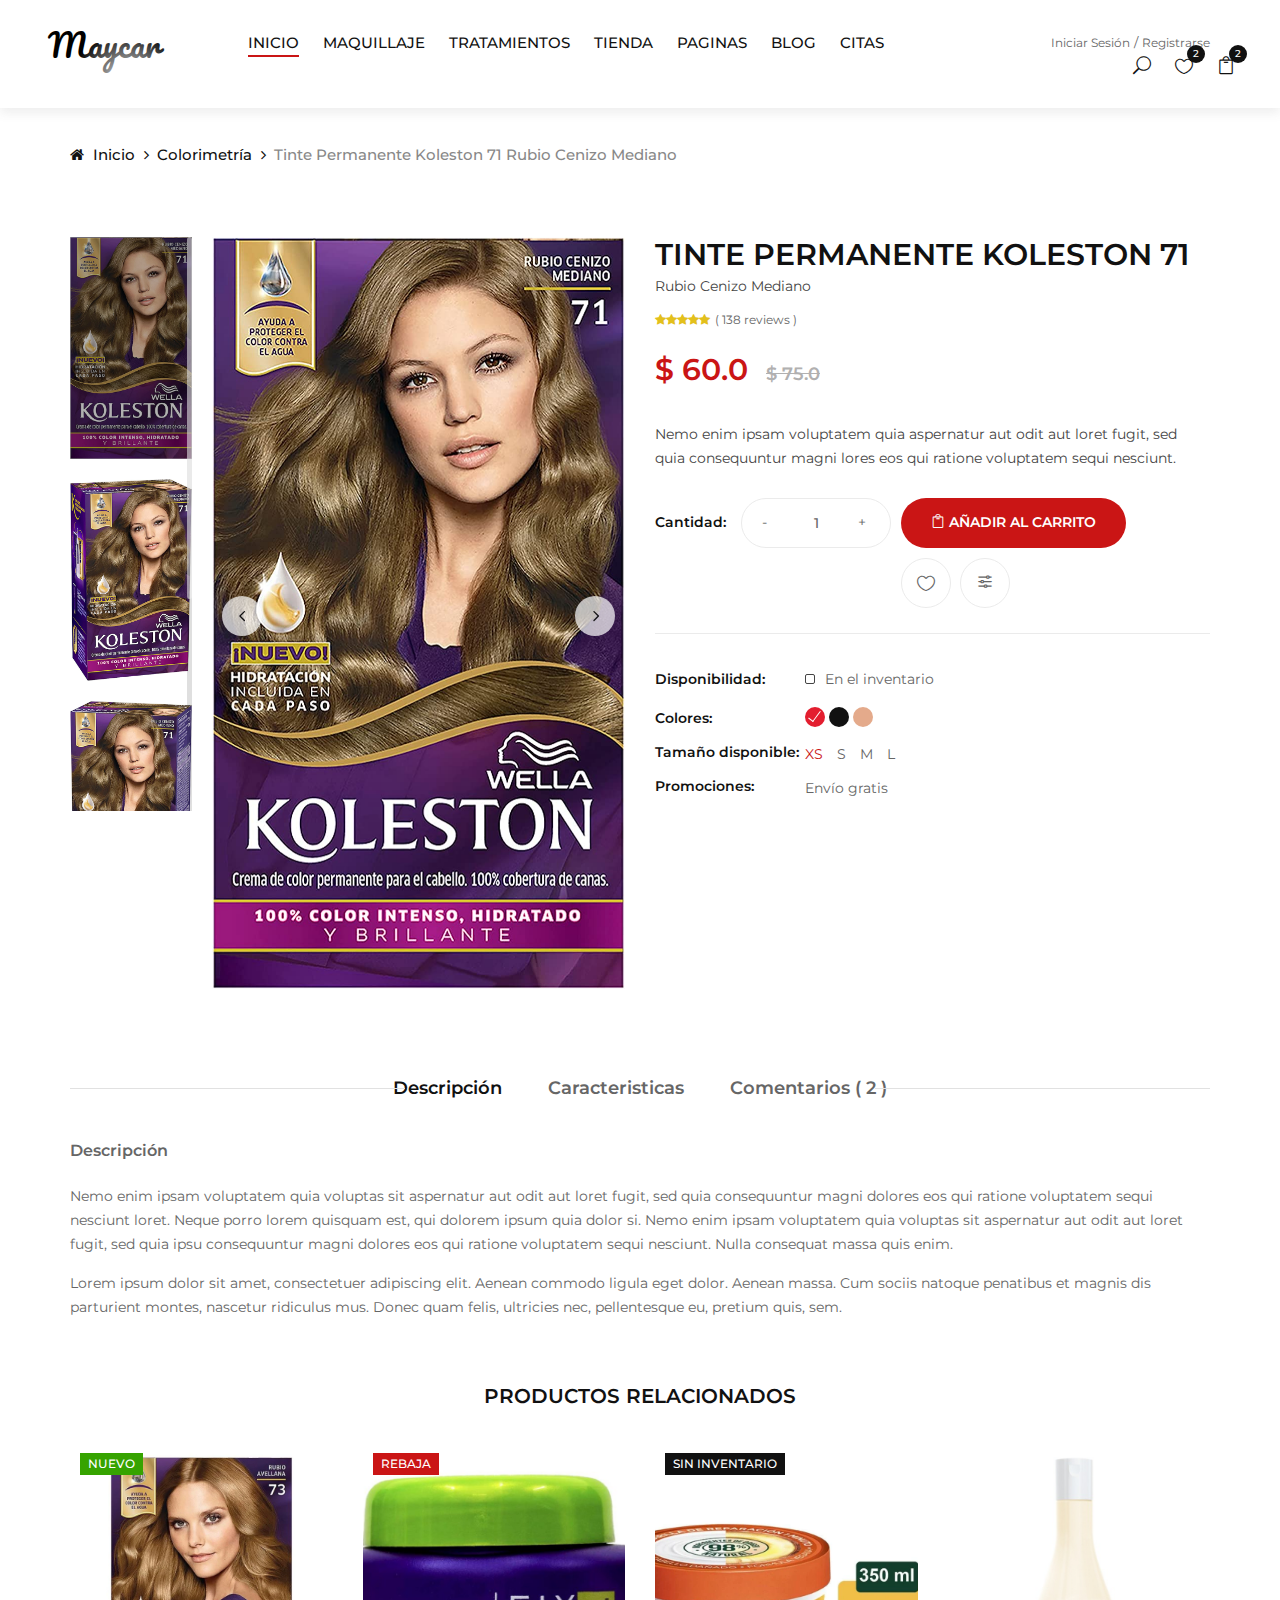
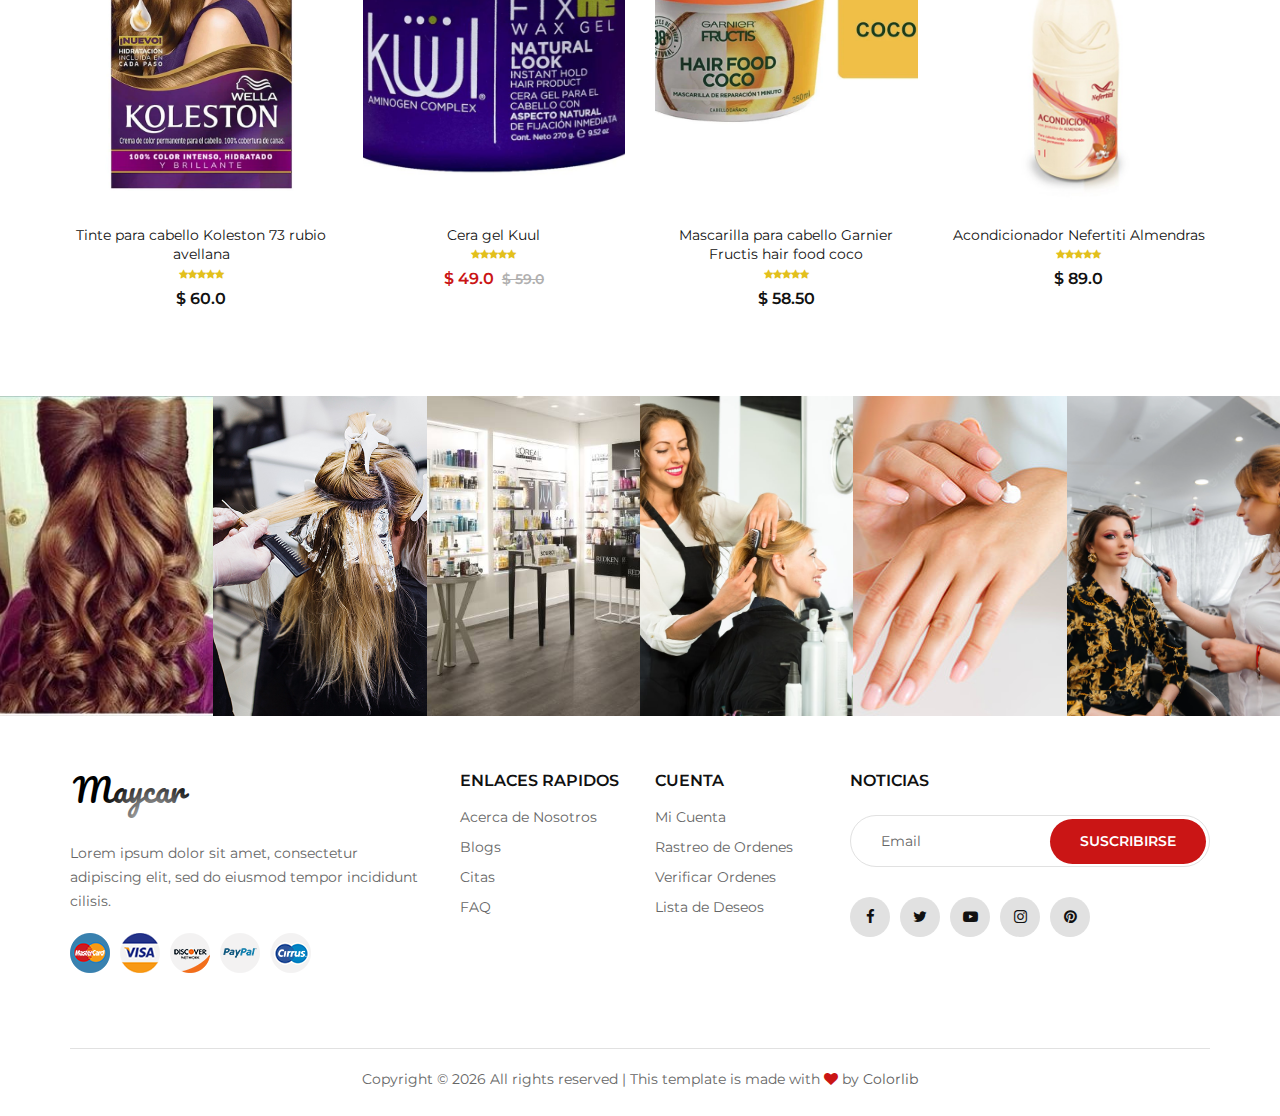
<file: product-details.html>
<!DOCTYPE html>
<html lang="zxx">

<head>
    <meta charset="UTF-8">
    <meta name="description" content="Salón de Belleza Maycar">
    <meta name="keywords" content="Maycar, unica, creative, html">
    <meta name="viewport" content="width=device-width, initial-scale=1.0">
    <meta http-equiv="X-UA-Compatible" content="ie=edge">
    <title>Maycar</title>

    <!-- Google Font -->
    <link href="https://fonts.googleapis.com/css2?family=Cookie&display=swap" rel="stylesheet">
    <link href="https://fonts.googleapis.com/css2?family=Montserrat:wght@400;500;600;700;800;900&display=swap"
    rel="stylesheet">

    <!-- Css Styles -->
    <link rel="stylesheet" href="css/bootstrap.min.css" type="text/css">
    <link rel="stylesheet" href="css/font-awesome.min.css" type="text/css">
    <link rel="stylesheet" href="css/elegant-icons.css" type="text/css">
    <link rel="stylesheet" href="css/jquery-ui.min.css" type="text/css">
    <link rel="stylesheet" href="css/magnific-popup.css" type="text/css">
    <link rel="stylesheet" href="css/owl.carousel.min.css" type="text/css">
    <link rel="stylesheet" href="css/slicknav.min.css" type="text/css">
    <link rel="stylesheet" href="css/style.css" type="text/css">
</head>
<!--Start of Tawk.to Script-->
<script type="text/javascript">
    var Tawk_API=Tawk_API||{}, Tawk_LoadStart=new Date();
    (function(){
    var s1=document.createElement("script"),s0=document.getElementsByTagName("script")[0];
    s1.async=true;
    s1.src='https://embed.tawk.to/62d4b0b6b0d10b6f3e7ccdd5/1g87d4i8s';
    s1.charset='UTF-8';
    s1.setAttribute('crossorigin','*');
    s0.parentNode.insertBefore(s1,s0);
    })();
    </script>
<!--End of Tawk.to Script-->
<body>
    <!-- Page Preloder -->
    <div id="preloder">
        <div class="loader"></div>
    </div>

    <!-- Offcanvas Menu Begin -->
    <div class="offcanvas-menu-overlay"></div>
    <div class="offcanvas-menu-wrapper">
        <div class="offcanvas__close">+</div>
        <ul class="offcanvas__widget">
            <li><span class="icon_search search-switch"></span></li>
            <li><a href="#"><span class="icon_heart_alt"></span>
                <div class="tip">2</div>
            </a></li>
            <li><a href="#"><span class="icon_bag_alt"></span>
                <div class="tip">2</div>
            </a></li>
        </ul>
        <div class="offcanvas__logo">
            <a href="./index.html"><img src="img/logo.svg" alt=""></a>
        </div>
        <div id="mobile-menu-wrap"></div>
        <div class="offcanvas__auth">
            <a href="#">Iniciar Sesión</a>
            <a href="#">Registrarse</a>
        </div>
    </div>
    <!-- Offcanvas Menu End -->

    <!-- Header Section Begin -->
    <header class="header">
        <div class="container-fluid">
            <div class="row">
                <div class="col-xl-2 col-lg-2">
                    <div class="header__logo">
                        <a href="./index.html"><img src="img/logo.svg" alt=""></a>
                    </div>
                </div>
                <div class="col-xl-7 col-lg-7">
                    <nav class="header__menu">
                        <ul>
                            <li class="active"><a href="./index.html">Inicio</a></li>
                            <li><a href="#">Maquillaje</a></li>
                            <li><a href="#">Tratamientos</a></li>
                            <li><a href="./shop.html">Tienda</a></li>
                            <li><a href="#">Paginas</a>
                                <ul class="dropdown">
                                    <li><a href="./product-details.html">Detalles del producto</a></li>
                                    <li><a href="./shop-cart.html">Carrito de compra</a></li>
                                    <li><a href="./checkout.html">Verificar compra</a></li>
                                    <li><a href="./blog-details.html">Detalles del blog</a></li>
                                </ul>
                            </li>
                            <li><a href="./blog.html">Blog</a></li>
                            <li><a href="./contact.html">Citas</a></li>
                        </ul>
                    </nav>
                </div>
                <div class="col-lg-3">
                    <div class="header__right">
                        <div class="header__right__auth">
                            <a href="#">Iniciar Sesión</a>
                            <a href="#">Registrarse</a>
                        </div>
                        <ul class="header__right__widget">
                            <li><span class="icon_search search-switch"></span></li>
                            <li><a href="#"><span class="icon_heart_alt"></span>
                                <div class="tip">2</div>
                            </a></li>
                            <li><a href="#"><span class="icon_bag_alt"></span>
                                <div class="tip">2</div>
                            </a></li>
                        </ul>
                    </div>
                </div>
            </div>
            <div class="canvas__open">
                <i class="fa fa-bars"></i>
            </div>
        </div>
    </header>
    <!-- Header Section End -->

    <!-- Breadcrumb Begin -->
    <div class="breadcrumb-option">
        <div class="container">
            <div class="row">
                <div class="col-lg-12">
                    <div class="breadcrumb__links">
                        <a href="./index.html"><i class="fa fa-home"></i> Inicio</a>
                        <a href="#">Colorimetría</a>
                        <span>Tinte Permanente Koleston 71 Rubio Cenizo Mediano</span>
                    </div>
                </div>
            </div>
        </div>
    </div>
    <!-- Breadcrumb End -->

    <!-- Product Details Section Begin -->
    <section class="product-details spad">
        <div class="container">
            <div class="row">
                <div class="col-lg-6">
                    <div class="product__details__pic">
                        <div class="product__details__pic__left product__thumb nice-scroll">
                            <a class="pt active" href="#product-1">
                                <img src="img/product/details/thumb-1.jpg" alt="">
                            </a>
                            <a class="pt" href="#product-2">
                                <img src="img/product/details/thumb-2.jpg" alt="">
                            </a>
                            <a class="pt" href="#product-3">
                                <img src="img/product/details/thumb-3.jpg" alt="">
                            </a>
                            <a class="pt" href="#product-4">
                                <img src="img/product/details/thumb-4.jpg" alt="">
                            </a>
                        </div>
                        <div class="product__details__slider__content">
                            <div class="product__details__pic__slider owl-carousel">
                                <img data-hash="product-1" class="product__big__img" src="img/product/details/product-1.jpg" alt="">
                                <img data-hash="product-2" class="product__big__img" src="img/product/details/product-3.jpg" alt="">
                                <img data-hash="product-3" class="product__big__img" src="img/product/details/product-2.jpg" alt="">
                                <img data-hash="product-4" class="product__big__img" src="img/product/details/product-4.jpg" alt="">
                            </div>
                        </div>
                    </div>
                </div>
                <div class="col-lg-6">
                    <div class="product__details__text">
                        <h3>Tinte Permanente Koleston 71 <span>Rubio Cenizo Mediano</span></h3>
                        <div class="rating">
                            <i class="fa fa-star"></i>
                            <i class="fa fa-star"></i>
                            <i class="fa fa-star"></i>
                            <i class="fa fa-star"></i>
                            <i class="fa fa-star"></i>
                            <span>( 138 reviews )</span>
                        </div>
                        <div class="product__details__price">$ 60.0 <span>$ 75.0</span></div>
                        <p>Nemo enim ipsam voluptatem quia aspernatur aut odit aut loret fugit, sed quia consequuntur
                        magni lores eos qui ratione voluptatem sequi nesciunt.</p>
                        <div class="product__details__button">
                            <div class="quantity">
                                <span>Cantidad:</span>
                                <div class="pro-qty">
                                    <input type="text" value="1">
                                </div>
                            </div>
                            <a href="#" class="cart-btn"><span class="icon_bag_alt"></span> Añadir al carrito</a>
                            <ul>
                                <li><a href="#"><span class="icon_heart_alt"></span></a></li>
                                <li><a href="#"><span class="icon_adjust-horiz"></span></a></li>
                            </ul>
                        </div>
                        <div class="product__details__widget">
                            <ul>
                                <li>
                                    <span>Disponibilidad:</span>
                                    <div class="stock__checkbox">
                                        <label for="stockin">
                                            En el inventario
                                            <input type="checkbox" id="stockin">
                                            <span class="checkmark"></span>
                                        </label>
                                    </div>
                                </li>
                                <li>
                                    <span>Colores:</span>
                                    <div class="color__checkbox">
                                        <label for="red">
                                            <input type="radio" name="color__radio" id="red" checked>
                                            <span class="checkmark"></span>
                                        </label>
                                        <label for="black">
                                            <input type="radio" name="color__radio" id="black">
                                            <span class="checkmark black-bg"></span>
                                        </label>
                                        <label for="grey">
                                            <input type="radio" name="color__radio" id="grey">
                                            <span class="checkmark grey-bg"></span>
                                        </label>
                                    </div>
                                </li>
                                <li>
                                    <span>Tamaño disponible:</span>
                                    <div class="size__btn">
                                        <label for="xs-btn" class="active">
                                            <input type="radio" id="xs-btn">
                                            xs
                                        </label>
                                        <label for="s-btn">
                                            <input type="radio" id="s-btn">
                                            s
                                        </label>
                                        <label for="m-btn">
                                            <input type="radio" id="m-btn">
                                            m
                                        </label>
                                        <label for="l-btn">
                                            <input type="radio" id="l-btn">
                                            l
                                        </label>
                                    </div>
                                </li>
                                <li>
                                    <span>Promociones:</span>
                                    <p>Envío gratis</p>
                                </li>
                            </ul>
                        </div>
                    </div>
                </div>
                <div class="col-lg-12">
                    <div class="product__details__tab">
                        <ul class="nav nav-tabs" role="tablist">
                            <li class="nav-item">
                                <a class="nav-link active" data-toggle="tab" href="#tabs-1" role="tab">Descripción</a>
                            </li>
                            <li class="nav-item">
                                <a class="nav-link" data-toggle="tab" href="#tabs-2" role="tab">Caracteristicas</a>
                            </li>
                            <li class="nav-item">
                                <a class="nav-link" data-toggle="tab" href="#tabs-3" role="tab">Comentarios ( 2 )</a>
                            </li>
                        </ul>
                        <div class="tab-content">
                            <div class="tab-pane active" id="tabs-1" role="tabpanel">
                                <h6>Descripción</h6>
                                <p>Nemo enim ipsam voluptatem quia voluptas sit aspernatur aut odit aut loret fugit, sed
                                    quia consequuntur magni dolores eos qui ratione voluptatem sequi nesciunt loret.
                                    Neque porro lorem quisquam est, qui dolorem ipsum quia dolor si. Nemo enim ipsam
                                    voluptatem quia voluptas sit aspernatur aut odit aut loret fugit, sed quia ipsu
                                    consequuntur magni dolores eos qui ratione voluptatem sequi nesciunt. Nulla
                                consequat massa quis enim.</p>
                                <p>Lorem ipsum dolor sit amet, consectetuer adipiscing elit. Aenean commodo ligula eget
                                    dolor. Aenean massa. Cum sociis natoque penatibus et magnis dis parturient montes,
                                    nascetur ridiculus mus. Donec quam felis, ultricies nec, pellentesque eu, pretium
                                quis, sem.</p>
                            </div>
                            <div class="tab-pane" id="tabs-2" role="tabpanel">
                                <h6>Caracteristicas</h6>
                                <p>Nemo enim ipsam voluptatem quia voluptas sit aspernatur aut odit aut loret fugit, sed
                                    quia consequuntur magni dolores eos qui ratione voluptatem sequi nesciunt loret.
                                    Neque porro lorem quisquam est, qui dolorem ipsum quia dolor si. Nemo enim ipsam
                                    voluptatem quia voluptas sit aspernatur aut odit aut loret fugit, sed quia ipsu
                                    consequuntur magni dolores eos qui ratione voluptatem sequi nesciunt. Nulla
                                consequat massa quis enim.</p>
                                <p>Lorem ipsum dolor sit amet, consectetuer adipiscing elit. Aenean commodo ligula eget
                                    dolor. Aenean massa. Cum sociis natoque penatibus et magnis dis parturient montes,
                                    nascetur ridiculus mus. Donec quam felis, ultricies nec, pellentesque eu, pretium
                                quis, sem.</p>
                            </div>
                            <div class="tab-pane" id="tabs-3" role="tabpanel">
                                <h6>Comentarios ( 2 )</h6>
                                <p>Nemo enim ipsam voluptatem quia voluptas sit aspernatur aut odit aut loret fugit, sed
                                    quia consequuntur magni dolores eos qui ratione voluptatem sequi nesciunt loret.
                                    Neque porro lorem quisquam est, qui dolorem ipsum quia dolor si. Nemo enim ipsam
                                    voluptatem quia voluptas sit aspernatur aut odit aut loret fugit, sed quia ipsu
                                    consequuntur magni dolores eos qui ratione voluptatem sequi nesciunt. Nulla
                                consequat massa quis enim.</p>
                                <p>Lorem ipsum dolor sit amet, consectetuer adipiscing elit. Aenean commodo ligula eget
                                    dolor. Aenean massa. Cum sociis natoque penatibus et magnis dis parturient montes,
                                    nascetur ridiculus mus. Donec quam felis, ultricies nec, pellentesque eu, pretium
                                quis, sem.</p>
                            </div>
                        </div>
                    </div>
                </div>
            </div>
            <div class="row">
                <div class="col-lg-12 text-center">
                    <div class="related__title">
                        <h5>Productos relacionados</h5>
                    </div>
                </div>
                <div class="col-lg-3 col-md-4 col-sm-6">
                    <div class="product__item">
                        <div class="product__item__pic set-bg" data-setbg="img/product/related/rp-1.jpg">
                            <div class="label new">Nuevo</div>
                            <ul class="product__hover">
                                <li><a href="img/product/related/rp-1.jpg" class="image-popup"><span class="arrow_expand"></span></a></li>
                                <li><a href="#"><span class="icon_heart_alt"></span></a></li>
                                <li><a href="#"><span class="icon_bag_alt"></span></a></li>
                            </ul>
                        </div>
                        <div class="product__item__text">
                            <h6><a href="#">Tinte para cabello Koleston 73 rubio avellana</a></h6>
                            <div class="rating">
                                <i class="fa fa-star"></i>
                                <i class="fa fa-star"></i>
                                <i class="fa fa-star"></i>
                                <i class="fa fa-star"></i>
                                <i class="fa fa-star"></i>
                            </div>
                            <div class="product__price">$ 60.0</div>
                        </div>
                    </div>
                </div>
                <div class="col-lg-3 col-md-4 col-sm-6">
                    <div class="product__item sale">
                        <div class="product__item__pic set-bg" data-setbg="img/product/product-8.jpg">
                            <div class="label">Rebaja</div>
                            <ul class="product__hover">
                                <li><a href="img/product/product-8.jpg" class="image-popup"><span class="arrow_expand"></span></a></li>
                                <li><a href="#"><span class="icon_heart_alt"></span></a></li>
                                <li><a href="#"><span class="icon_bag_alt"></span></a></li>
                            </ul>
                        </div>
                        <div class="product__item__text">
                            <h6><a href="#">Cera gel Kuul</a></h6>
                            <div class="rating">
                                <i class="fa fa-star"></i>
                                <i class="fa fa-star"></i>
                                <i class="fa fa-star"></i>
                                <i class="fa fa-star"></i>
                                <i class="fa fa-star"></i>
                            </div>
                            <div class="product__price">$ 49.0 <span>$ 59.0</span></div>
                        </div>
                    </div>
                </div>
                <div class="col-lg-3 col-md-4 col-sm-6">
                    <div class="product__item">
                        <div class="product__item__pic set-bg" data-setbg="img/product/product-3.jpg">
                            <div class="label stockout">Sin inventario</div>
                            <ul class="product__hover">
                                <li><a href="img/product/product-3.jpg" class="image-popup"><span class="arrow_expand"></span></a></li>
                                <li><a href="#"><span class="icon_heart_alt"></span></a></li>
                                <li><a href="#"><span class="icon_bag_alt"></span></a></li>
                            </ul>
                        </div>
                        <div class="product__item__text">
                            <h6><a href="#">Mascarilla para cabello Garnier Fructis hair food coco</a></h6>
                            <div class="rating">
                                <i class="fa fa-star"></i>
                                <i class="fa fa-star"></i>
                                <i class="fa fa-star"></i>
                                <i class="fa fa-star"></i>
                                <i class="fa fa-star"></i>
                            </div>
                            <div class="product__price">$ 58.50</div>
                        </div>
                    </div>
                </div>
                <div class="col-lg-3 col-md-4 col-sm-6">
                    <div class="product__item">
                        <div class="product__item__pic set-bg" data-setbg="img/product/product-4.jpg">
                            <ul class="product__hover">
                                <li><a href="img/product/product-4.jpg" class="image-popup"><span class="arrow_expand"></span></a></li>
                                <li><a href="#"><span class="icon_heart_alt"></span></a></li>
                                <li><a href="#"><span class="icon_bag_alt"></span></a></li>
                            </ul>
                        </div>
                        <div class="product__item__text">
                            <h6><a href="#">Acondicionador Nefertiti Almendras</a></h6>
                            <div class="rating">
                                <i class="fa fa-star"></i>
                                <i class="fa fa-star"></i>
                                <i class="fa fa-star"></i>
                                <i class="fa fa-star"></i>
                                <i class="fa fa-star"></i>
                            </div>
                            <div class="product__price">$ 89.0</div>
                        </div>
                    </div>
                </div>
            </div>
        </div>
    </section>
    <!-- Product Details Section End -->

    <!-- Instagram Begin -->
    <div class="instagram">
        <div class="container-fluid">
            <div class="row">
                <div class="col-lg-2 col-md-4 col-sm-4 p-0">
                    <div class="instagram__item set-bg" data-setbg="img/instagram/insta-1.jpg">
                        <div class="instagram__text">
                            <i class="fa fa-instagram"></i>
                            <a href="#">@maycar</a>
                        </div>
                    </div>
                </div>
                <div class="col-lg-2 col-md-4 col-sm-4 p-0">
                    <div class="instagram__item set-bg" data-setbg="img/instagram/insta-2.jpg">
                        <div class="instagram__text">
                            <i class="fa fa-instagram"></i>
                            <a href="#">@maycar</a>
                        </div>
                    </div>
                </div>
                <div class="col-lg-2 col-md-4 col-sm-4 p-0">
                    <div class="instagram__item set-bg" data-setbg="img/instagram/insta-3.jpg">
                        <div class="instagram__text">
                            <i class="fa fa-instagram"></i>
                            <a href="#">@maycar</a>
                        </div>
                    </div>
                </div>
                <div class="col-lg-2 col-md-4 col-sm-4 p-0">
                    <div class="instagram__item set-bg" data-setbg="img/instagram/insta-4.jpg">
                        <div class="instagram__text">
                            <i class="fa fa-instagram"></i>
                            <a href="#">@maycar</a>
                        </div>
                    </div>
                </div>
                <div class="col-lg-2 col-md-4 col-sm-4 p-0">
                    <div class="instagram__item set-bg" data-setbg="img/instagram/insta-5.jpg">
                        <div class="instagram__text">
                            <i class="fa fa-instagram"></i>
                            <a href="#">@maycar</a>
                        </div>
                    </div>
                </div>
                <div class="col-lg-2 col-md-4 col-sm-4 p-0">
                    <div class="instagram__item set-bg" data-setbg="img/instagram/insta-6.jpg">
                        <div class="instagram__text">
                            <i class="fa fa-instagram"></i>
                            <a href="#">@maycar</a>
                        </div>
                    </div>
                </div>
            </div>
        </div>
    </div>
    <!-- Instagram End -->

    <!-- Footer Section Begin -->
    <footer class="footer">
        <div class="container">
            <div class="row">
                <div class="col-lg-4 col-md-6 col-sm-7">
                    <div class="footer__about">
                        <div class="footer__logo">
                            <a href="./index.html"><img src="img/logo.svg" alt=""></a>
                        </div>
                        <p>Lorem ipsum dolor sit amet, consectetur adipiscing elit, sed do eiusmod tempor incididunt
                        cilisis.</p>
                        <div class="footer__payment">
                            <a href="#"><img src="img/payment/payment-1.png" alt=""></a>
                            <a href="#"><img src="img/payment/payment-2.png" alt=""></a>
                            <a href="#"><img src="img/payment/payment-3.png" alt=""></a>
                            <a href="#"><img src="img/payment/payment-4.png" alt=""></a>
                            <a href="#"><img src="img/payment/payment-5.png" alt=""></a>
                        </div>
                    </div>
                </div>
                <div class="col-lg-2 col-md-3 col-sm-5">
                    <div class="footer__widget">
                        <h6>Enlaces rapidos</h6>
                        <ul>
                            <li><a href="#">Acerca de Nosotros</a></li>
                            <li><a href="#">Blogs</a></li>
                            <li><a href="#">Citas</a></li>
                            <li><a href="#">FAQ</a></li>
                        </ul>
                    </div>
                </div>
                <div class="col-lg-2 col-md-3 col-sm-4">
                    <div class="footer__widget">
                        <h6>Cuenta</h6>
                        <ul>
                            <li><a href="#">Mi Cuenta</a></li>
                            <li><a href="#">Rastreo de Ordenes</a></li>
                            <li><a href="#">Verificar Ordenes</a></li>
                            <li><a href="#">Lista de Deseos</a></li>
                        </ul>
                    </div>
                </div>
                <div class="col-lg-4 col-md-8 col-sm-8">
                    <div class="footer__newslatter">
                        <h6>Noticias</h6>
                        <form action="#">
                            <input type="text" placeholder="Email">
                            <button type="submit" class="site-btn">Suscribirse</button>
                        </form>
                        <div class="footer__social">
                            <a href="#"><i class="fa fa-facebook"></i></a>
                            <a href="#"><i class="fa fa-twitter"></i></a>
                            <a href="#"><i class="fa fa-youtube-play"></i></a>
                            <a href="#"><i class="fa fa-instagram"></i></a>
                            <a href="#"><i class="fa fa-pinterest"></i></a>
                        </div>
                    </div>
                </div>
            </div>
            <div class="row">
                <div class="col-lg-12">
                    <!-- Link back to Colorlib can't be removed. Template is licensed under CC BY 3.0. -->
                    <div class="footer__copyright__text">
                        <p>Copyright &copy; <script>document.write(new Date().getFullYear());</script> All rights reserved | This template is made with <i class="fa fa-heart" aria-hidden="true"></i> by <a href="https://colorlib.com" target="_blank">Colorlib</a></p>
                    </div>
                    <!-- Link back to Colorlib can't be removed. Template is licensed under CC BY 3.0. -->
                </div>
            </div>
        </div>
    </footer>
    <!-- Footer Section End -->

    <!-- Search Begin -->
    <div class="search-model">
        <div class="h-100 d-flex align-items-center justify-content-center">
            <div class="search-close-switch">+</div>
            <form class="search-model-form">
                <input type="text" id="search-input" placeholder="Search here.....">
            </form>
        </div>
    </div>
    <!-- Search End -->

    <!-- Js Plugins -->
    <script src="js/jquery-3.3.1.min.js"></script>
    <script src="js/bootstrap.min.js"></script>
    <script src="js/jquery.magnific-popup.min.js"></script>
    <script src="js/jquery-ui.min.js"></script>
    <script src="js/mixitup.min.js"></script>
    <script src="js/jquery.countdown.min.js"></script>
    <script src="js/jquery.slicknav.js"></script>
    <script src="js/owl.carousel.min.js"></script>
    <script src="js/jquery.nicescroll.min.js"></script>
    <script src="js/main.js"></script>
</body>

</html>
</file>
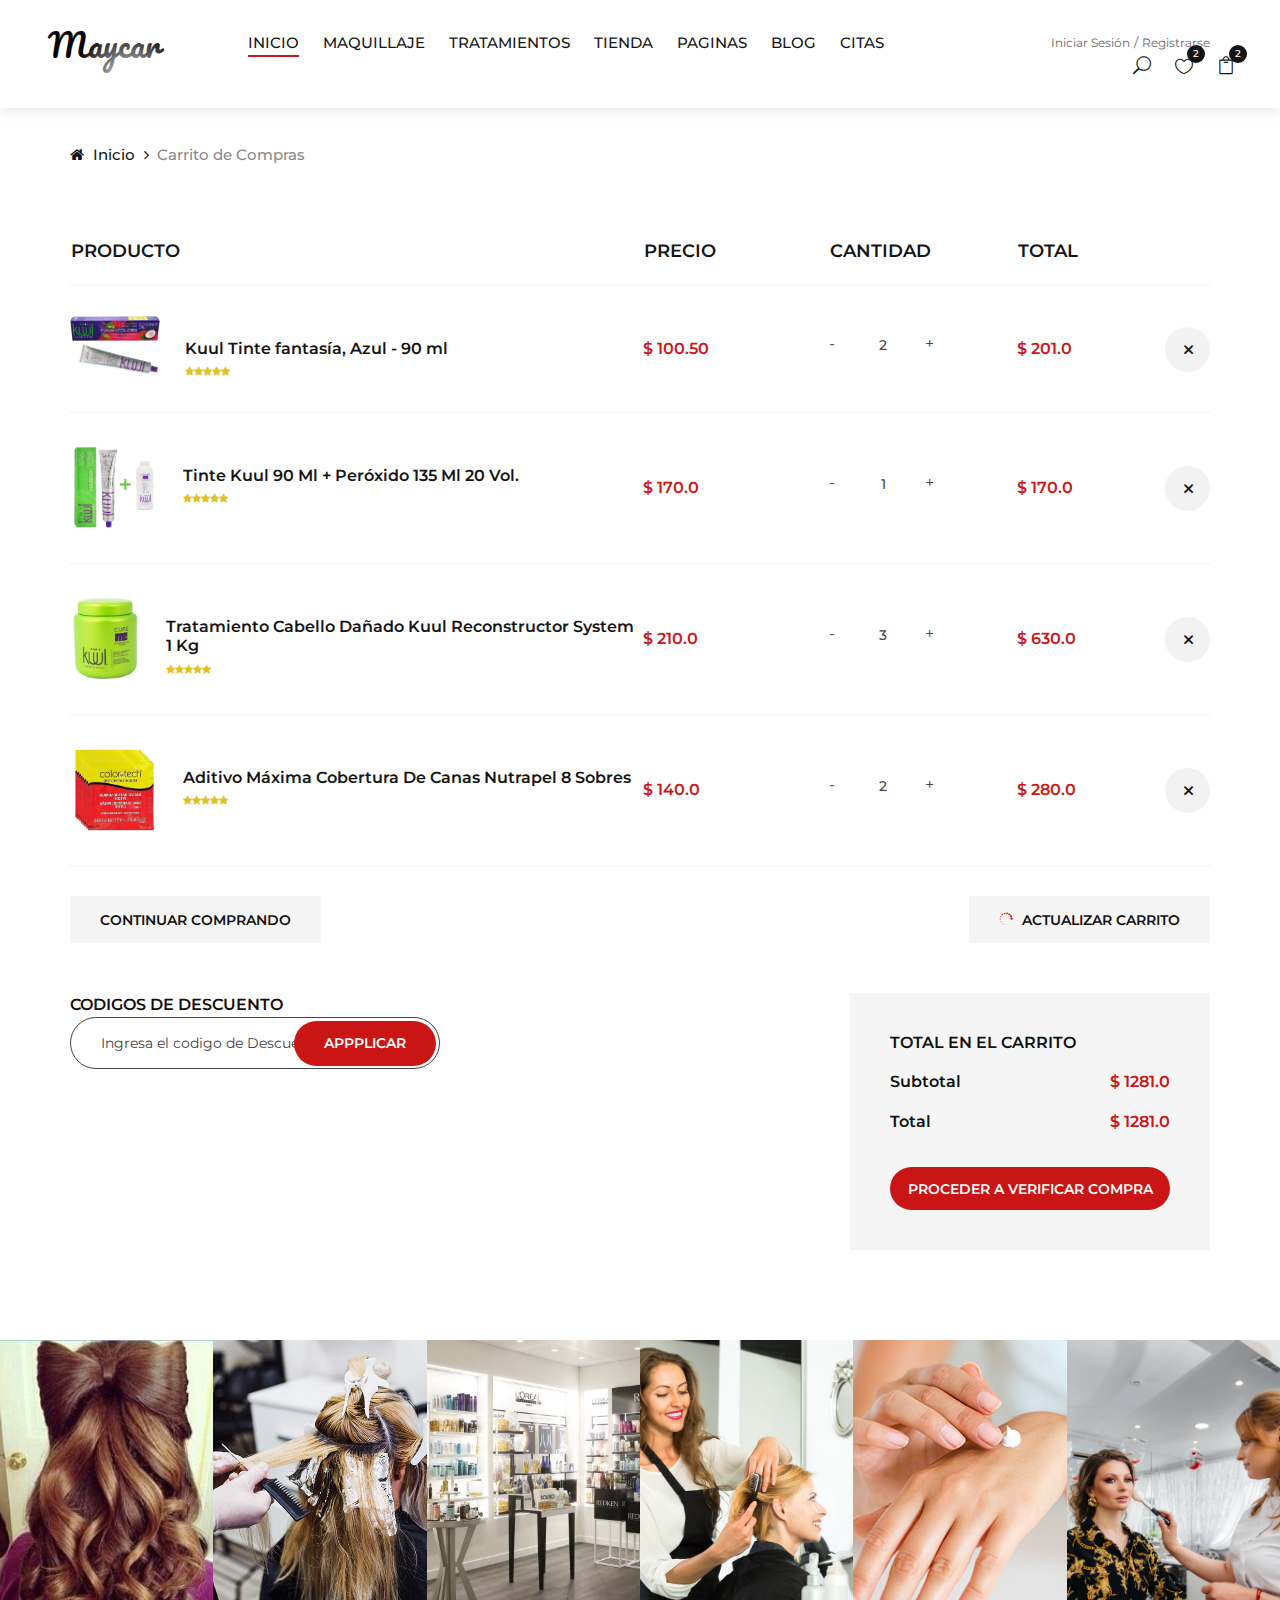
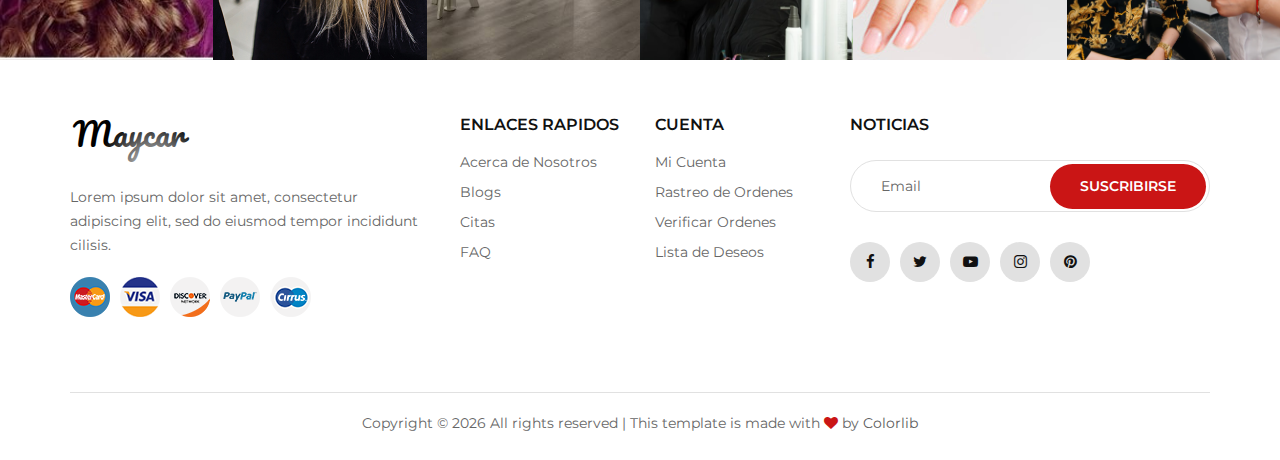
<file: shop-cart.html>
<!DOCTYPE html>
<html lang="zxx">

<head>
    <meta charset="UTF-8">
    <meta name="description" content="Salón de Belleza Maycar">
    <meta name="keywords" content="Maycar, unica, creative, html">
    <meta name="viewport" content="width=device-width, initial-scale=1.0">
    <meta http-equiv="X-UA-Compatible" content="ie=edge">
    <title>Maycar</title>

    <!-- Google Font -->
    <link href="https://fonts.googleapis.com/css2?family=Cookie&display=swap" rel="stylesheet">
    <link href="https://fonts.googleapis.com/css2?family=Montserrat:wght@400;500;600;700;800;900&display=swap"
    rel="stylesheet">

    <!-- Css Styles -->
    <link rel="stylesheet" href="css/bootstrap.min.css" type="text/css">
    <link rel="stylesheet" href="css/font-awesome.min.css" type="text/css">
    <link rel="stylesheet" href="css/elegant-icons.css" type="text/css">
    <link rel="stylesheet" href="css/jquery-ui.min.css" type="text/css">
    <link rel="stylesheet" href="css/magnific-popup.css" type="text/css">
    <link rel="stylesheet" href="css/owl.carousel.min.css" type="text/css">
    <link rel="stylesheet" href="css/slicknav.min.css" type="text/css">
    <link rel="stylesheet" href="css/style.css" type="text/css">
</head>
<!--Start of Tawk.to Script-->
<script type="text/javascript">
    var Tawk_API=Tawk_API||{}, Tawk_LoadStart=new Date();
    (function(){
    var s1=document.createElement("script"),s0=document.getElementsByTagName("script")[0];
    s1.async=true;
    s1.src='https://embed.tawk.to/62d4b0b6b0d10b6f3e7ccdd5/1g87d4i8s';
    s1.charset='UTF-8';
    s1.setAttribute('crossorigin','*');
    s0.parentNode.insertBefore(s1,s0);
    })();
    </script>
<!--End of Tawk.to Script-->
<body>
    <!-- Page Preloder -->
    <div id="preloder">
        <div class="loader"></div>
    </div>

    <!-- Offcanvas Menu Begin -->
    <div class="offcanvas-menu-overlay"></div>
    <div class="offcanvas-menu-wrapper">
        <div class="offcanvas__close">+</div>
        <ul class="offcanvas__widget">
            <li><span class="icon_search search-switch"></span></li>
            <li><a href="#"><span class="icon_heart_alt"></span>
                <div class="tip">2</div>
            </a></li>
            <li><a href="#"><span class="icon_bag_alt"></span>
                <div class="tip">2</div>
            </a></li>
        </ul>
        <div class="offcanvas__logo">
            <a href="./index.html"><img src="img/logo.svg" alt=""></a>
        </div>
        <div id="mobile-menu-wrap"></div>
        <div class="offcanvas__auth">
            <a href="#">Iniciar Sesión</a>
            <a href="#">Registrarse</a>
        </div>
    </div>
    <!-- Offcanvas Menu End -->

    <!-- Header Section Begin -->
    <header class="header">
        <div class="container-fluid">
            <div class="row">
                <div class="col-xl-2 col-lg-2">
                    <div class="header__logo">
                        <a href="./index.html"><img src="img/logo.svg" alt=""></a>
                    </div>
                </div>
                <div class="col-xl-7 col-lg-7">
                    <nav class="header__menu">
                        <ul>
                            <li class="active"><a href="./index.html">Inicio</a></li>
                            <li><a href="#">Maquillaje</a></li>
                            <li><a href="#">Tratamientos</a></li>
                            <li><a href="./shop.html">Tienda</a></li>
                            <li><a href="#">Paginas</a>
                                <ul class="dropdown">
                                    <li><a href="./product-details.html">Detalles del producto</a></li>
                                    <li><a href="./shop-cart.html">Carrito de compra</a></li>
                                    <li><a href="./checkout.html">Verificar compra</a></li>
                                    <li><a href="./blog-details.html">Detalles del blog</a></li>
                                </ul>
                            </li>
                            <li><a href="./blog.html">Blog</a></li>
                            <li><a href="./contact.html">Citas</a></li>
                        </ul>
                    </nav>
                </div>
                <div class="col-lg-3">
                    <div class="header__right">
                        <div class="header__right__auth">
                            <a href="#">Iniciar Sesión</a>
                            <a href="#">Registrarse</a>
                        </div>
                        <ul class="header__right__widget">
                            <li><span class="icon_search search-switch"></span></li>
                            <li><a href="#"><span class="icon_heart_alt"></span>
                                <div class="tip">2</div>
                            </a></li>
                            <li><a href="#"><span class="icon_bag_alt"></span>
                                <div class="tip">2</div>
                            </a></li>
                        </ul>
                    </div>
                </div>
            </div>
            <div class="canvas__open">
                <i class="fa fa-bars"></i>
            </div>
        </div>
    </header>
    <!-- Header Section End -->

    <!-- Breadcrumb Begin -->
    <div class="breadcrumb-option">
        <div class="container">
            <div class="row">
                <div class="col-lg-12">
                    <div class="breadcrumb__links">
                        <a href="./index.html"><i class="fa fa-home"></i> Inicio</a>
                        <span>Carrito de Compras</span>
                    </div>
                </div>
            </div>
        </div>
    </div>
    <!-- Breadcrumb End -->

    <!-- Shop Cart Section Begin -->
    <section class="shop-cart spad">
        <div class="container">
            <div class="row">
                <div class="col-lg-12">
                    <div class="shop__cart__table">
                        <table>
                            <thead>
                                <tr>
                                    <th>Producto</th>
                                    <th>Precio</th>
                                    <th>Cantidad</th>
                                    <th>Total</th>
                                    <th></th>
                                </tr>
                            </thead>
                            <tbody>
                                <tr>
                                    <td class="cart__product__item">
                                        <img src="img/shop-cart/cp-1.jpg" alt="">
                                        <div class="cart__product__item__title">
                                            <h6>Kuul Tinte fantasía, Azul - 90 ml</h6>
                                            <div class="rating">
                                                <i class="fa fa-star"></i>
                                                <i class="fa fa-star"></i>
                                                <i class="fa fa-star"></i>
                                                <i class="fa fa-star"></i>
                                                <i class="fa fa-star"></i>
                                            </div>
                                        </div>
                                    </td>
                                    <td class="cart__price">$ 100.50</td>
                                    <td class="cart__quantity">
                                        <div class="pro-qty">
                                            <input type="text" value="2">
                                        </div>
                                    </td>
                                    <td class="cart__total">$ 201.0</td>
                                    <td class="cart__close"><span class="icon_close"></span></td>
                                </tr>
                                <tr>
                                    <td class="cart__product__item">
                                        <img src="img/shop-cart/cp-2.jpg" alt="">
                                        <div class="cart__product__item__title">
                                            <h6>Tinte Kuul 90 Ml + Peróxido 135 Ml 20 Vol.</h6>
                                            <div class="rating">
                                                <i class="fa fa-star"></i>
                                                <i class="fa fa-star"></i>
                                                <i class="fa fa-star"></i>
                                                <i class="fa fa-star"></i>
                                                <i class="fa fa-star"></i>
                                            </div>
                                        </div>
                                    </td>
                                    <td class="cart__price">$ 170.0</td>
                                    <td class="cart__quantity">
                                        <div class="pro-qty">
                                            <input type="text" value="1">
                                        </div>
                                    </td>
                                    <td class="cart__total">$ 170.0</td>
                                    <td class="cart__close"><span class="icon_close"></span></td>
                                </tr>
                                <tr>
                                    <td class="cart__product__item">
                                        <img src="img/shop-cart/cp-3.jpg" alt="">
                                        <div class="cart__product__item__title">
                                            <h6>Tratamiento Cabello Dañado Kuul Reconstructor System 1 Kg</h6>
                                            <div class="rating">
                                                <i class="fa fa-star"></i>
                                                <i class="fa fa-star"></i>
                                                <i class="fa fa-star"></i>
                                                <i class="fa fa-star"></i>
                                                <i class="fa fa-star"></i>
                                            </div>
                                        </div>
                                    </td>
                                    <td class="cart__price">$ 210.0</td>
                                    <td class="cart__quantity">
                                        <div class="pro-qty">
                                            <input type="text" value="3">
                                        </div>
                                    </td>
                                    <td class="cart__total">$ 630.0</td>
                                    <td class="cart__close"><span class="icon_close"></span></td>
                                </tr>
                                <tr>
                                    <td class="cart__product__item">
                                        <img src="img/shop-cart/cp-4.jpg" alt="">
                                        <div class="cart__product__item__title">
                                            <h6>Aditivo Máxima Cobertura De Canas Nutrapel 8 Sobres</h6>
                                            <div class="rating">
                                                <i class="fa fa-star"></i>
                                                <i class="fa fa-star"></i>
                                                <i class="fa fa-star"></i>
                                                <i class="fa fa-star"></i>
                                                <i class="fa fa-star"></i>
                                            </div>
                                        </div>
                                    </td>
                                    <td class="cart__price">$ 140.0</td>
                                    <td class="cart__quantity">
                                        <div class="pro-qty">
                                            <input type="text" value="2">
                                        </div>
                                    </td>
                                    <td class="cart__total">$ 280.0</td>
                                    <td class="cart__close"><span class="icon_close"></span></td>
                                </tr>
                            </tbody>
                        </table>
                    </div>
                </div>
            </div>
            <div class="row">
                <div class="col-lg-6 col-md-6 col-sm-6">
                    <div class="cart__btn">
                        <a href="#">Continuar comprando</a>
                    </div>
                </div>
                <div class="col-lg-6 col-md-6 col-sm-6">
                    <div class="cart__btn update__btn">
                        <a href="#"><span class="icon_loading"></span> Actualizar Carrito</a>
                    </div>
                </div>
            </div>
            <div class="row">
                <div class="col-lg-6">
                    <div class="discount__content">
                        <h6>Codigos de Descuento</h6>
                        <form action="#">
                            <input type="text" placeholder="Ingresa el codigo de Descuento">
                            <button type="submit" class="site-btn">Appplicar</button>
                        </form>
                    </div>
                </div>
                <div class="col-lg-4 offset-lg-2">
                    <div class="cart__total__procced">
                        <h6>Total en el Carrito</h6>
                        <ul>
                            <li>Subtotal <span>$ 1281.0</span></li>
                            <li>Total <span>$ 1281.0</span></li>
                        </ul>
                        <a href="#" class="primary-btn">Proceder a verificar compra</a>
                    </div>
                </div>
            </div>
        </div>
    </section>
    <!-- Shop Cart Section End -->

    <!-- Instagram Begin -->
    <div class="instagram">
        <div class="container-fluid">
            <div class="row">
                <div class="col-lg-2 col-md-4 col-sm-4 p-0">
                    <div class="instagram__item set-bg" data-setbg="img/instagram/insta-1.jpg">
                        <div class="instagram__text">
                            <i class="fa fa-instagram"></i>
                            <a href="#">@maycar</a>
                        </div>
                    </div>
                </div>
                <div class="col-lg-2 col-md-4 col-sm-4 p-0">
                    <div class="instagram__item set-bg" data-setbg="img/instagram/insta-2.jpg">
                        <div class="instagram__text">
                            <i class="fa fa-instagram"></i>
                            <a href="#">@maycar</a>
                        </div>
                    </div>
                </div>
                <div class="col-lg-2 col-md-4 col-sm-4 p-0">
                    <div class="instagram__item set-bg" data-setbg="img/instagram/insta-3.jpg">
                        <div class="instagram__text">
                            <i class="fa fa-instagram"></i>
                            <a href="#">@maycar</a>
                        </div>
                    </div>
                </div>
                <div class="col-lg-2 col-md-4 col-sm-4 p-0">
                    <div class="instagram__item set-bg" data-setbg="img/instagram/insta-4.jpg">
                        <div class="instagram__text">
                            <i class="fa fa-instagram"></i>
                            <a href="#">@maycar</a>
                        </div>
                    </div>
                </div>
                <div class="col-lg-2 col-md-4 col-sm-4 p-0">
                    <div class="instagram__item set-bg" data-setbg="img/instagram/insta-5.jpg">
                        <div class="instagram__text">
                            <i class="fa fa-instagram"></i>
                            <a href="#">@maycar</a>
                        </div>
                    </div>
                </div>
                <div class="col-lg-2 col-md-4 col-sm-4 p-0">
                    <div class="instagram__item set-bg" data-setbg="img/instagram/insta-6.jpg">
                        <div class="instagram__text">
                            <i class="fa fa-instagram"></i>
                            <a href="#">@maycar</a>
                        </div>
                    </div>
                </div>
            </div>
        </div>
    </div>
    <!-- Instagram End -->

    <!-- Footer Section Begin -->
    <footer class="footer">
        <div class="container">
            <div class="row">
                <div class="col-lg-4 col-md-6 col-sm-7">
                    <div class="footer__about">
                        <div class="footer__logo">
                            <a href="./index.html"><img src="img/logo.svg" alt=""></a>
                        </div>
                        <p>Lorem ipsum dolor sit amet, consectetur adipiscing elit, sed do eiusmod tempor incididunt
                        cilisis.</p>
                        <div class="footer__payment">
                            <a href="#"><img src="img/payment/payment-1.png" alt=""></a>
                            <a href="#"><img src="img/payment/payment-2.png" alt=""></a>
                            <a href="#"><img src="img/payment/payment-3.png" alt=""></a>
                            <a href="#"><img src="img/payment/payment-4.png" alt=""></a>
                            <a href="#"><img src="img/payment/payment-5.png" alt=""></a>
                        </div>
                    </div>
                </div>
                <div class="col-lg-2 col-md-3 col-sm-5">
                    <div class="footer__widget">
                        <h6>Enlaces rapidos</h6>
                        <ul>
                            <li><a href="#">Acerca de Nosotros</a></li>
                            <li><a href="#">Blogs</a></li>
                            <li><a href="#">Citas</a></li>
                            <li><a href="#">FAQ</a></li>
                        </ul>
                    </div>
                </div>
                <div class="col-lg-2 col-md-3 col-sm-4">
                    <div class="footer__widget">
                        <h6>Cuenta</h6>
                        <ul>
                            <li><a href="#">Mi Cuenta</a></li>
                            <li><a href="#">Rastreo de Ordenes</a></li>
                            <li><a href="#">Verificar Ordenes</a></li>
                            <li><a href="#">Lista de Deseos</a></li>
                        </ul>
                    </div>
                </div>
                <div class="col-lg-4 col-md-8 col-sm-8">
                    <div class="footer__newslatter">
                        <h6>Noticias</h6>
                        <form action="#">
                            <input type="text" placeholder="Email">
                            <button type="submit" class="site-btn">Suscribirse</button>
                        </form>
                        <div class="footer__social">
                            <a href="#"><i class="fa fa-facebook"></i></a>
                            <a href="#"><i class="fa fa-twitter"></i></a>
                            <a href="#"><i class="fa fa-youtube-play"></i></a>
                            <a href="#"><i class="fa fa-instagram"></i></a>
                            <a href="#"><i class="fa fa-pinterest"></i></a>
                        </div>
                    </div>
                </div>
            </div>
            <div class="row">
                <div class="col-lg-12">
                    <!-- Link back to Colorlib can't be removed. Template is licensed under CC BY 3.0. -->
                    <div class="footer__copyright__text">
                        <p>Copyright &copy; <script>document.write(new Date().getFullYear());</script> All rights reserved | This template is made with <i class="fa fa-heart" aria-hidden="true"></i> by <a href="https://colorlib.com" target="_blank">Colorlib</a></p>
                    </div>
                    <!-- Link back to Colorlib can't be removed. Template is licensed under CC BY 3.0. -->
                </div>
            </div>
        </div>
    </footer>
    <!-- Footer Section End -->

    <!-- Search Begin -->
    <div class="search-model">
        <div class="h-100 d-flex align-items-center justify-content-center">
            <div class="search-close-switch">+</div>
            <form class="search-model-form">
                <input type="text" id="search-input" placeholder="Search here.....">
            </form>
        </div>
    </div>
    <!-- Search End -->

    <!-- Js Plugins -->
    <script src="js/jquery-3.3.1.min.js"></script>
    <script src="js/bootstrap.min.js"></script>
    <script src="js/jquery.magnific-popup.min.js"></script>
    <script src="js/jquery-ui.min.js"></script>
    <script src="js/mixitup.min.js"></script>
    <script src="js/jquery.countdown.min.js"></script>
    <script src="js/jquery.slicknav.js"></script>
    <script src="js/owl.carousel.min.js"></script>
    <script src="js/jquery.nicescroll.min.js"></script>
    <script src="js/main.js"></script>
</body>

</html>
</file>
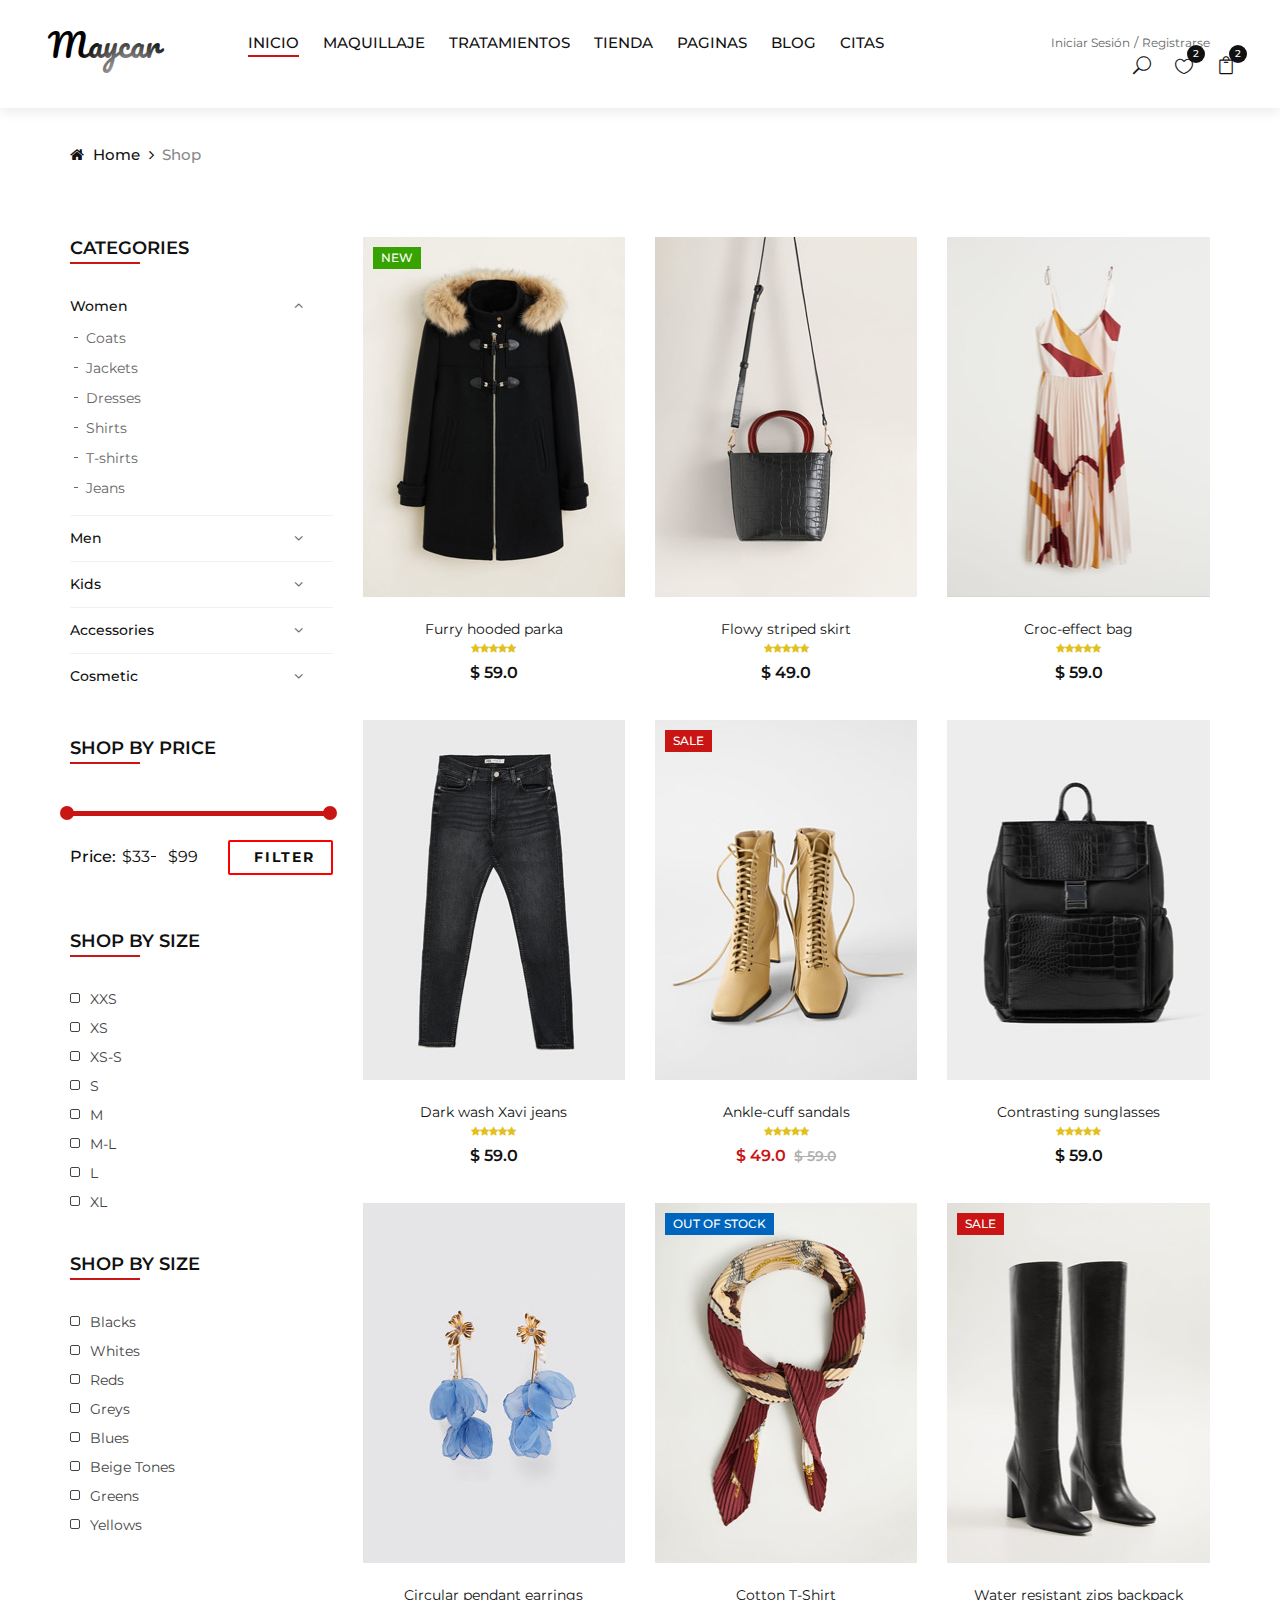
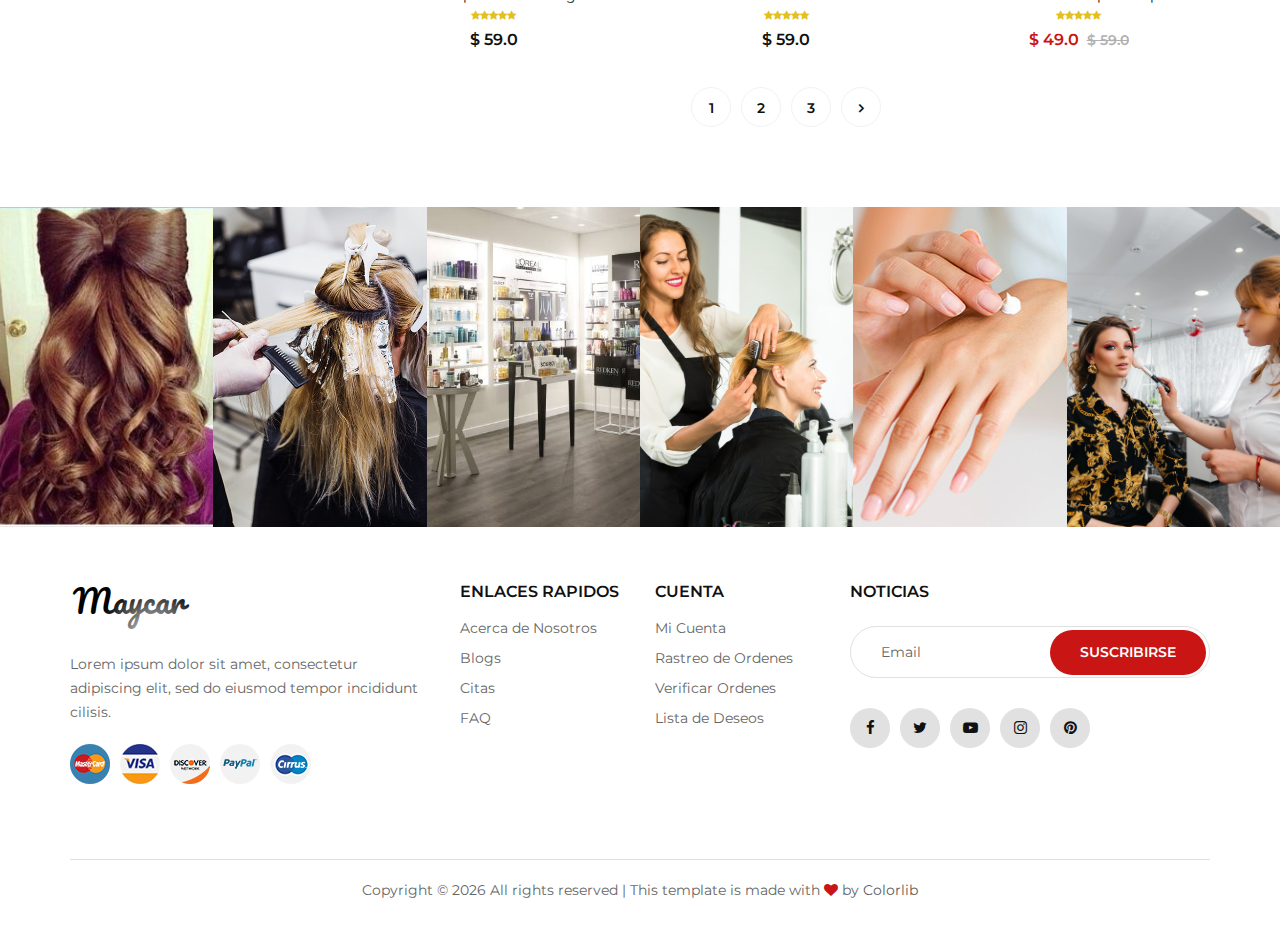
<file: shop.html>
<!DOCTYPE html>
<html lang="Belleza divina">

<head>
    <meta charset="UTF-8">
    <meta name="description" content="Salón de Belleza Maycar">
    <meta name="keywords" content="Maycar, unica, creative, html">
    <meta name="viewport" content="width=device-width, initial-scale=1.0">
    <meta http-equiv="X-UA-Compatible" content="ie=edge">
    <title>Maycar</title>
    

    <!-- Google Font -->
    <link href="https://fonts.googleapis.com/css2?family=Cookie&display=swap" rel="stylesheet">
    <link href="https://fonts.googleapis.com/css2?family=Montserrat:wght@400;500;600;700;800;900&display=swap"
    rel="stylesheet">

    <!-- Css Styles -->
    <link rel="stylesheet" href="css/bootstrap.min.css" type="text/css">
    <link rel="stylesheet" href="css/font-awesome.min.css" type="text/css">
    <link rel="stylesheet" href="css/elegant-icons.css" type="text/css">
    <link rel="stylesheet" href="css/jquery-ui.min.css" type="text/css">
    <link rel="stylesheet" href="css/magnific-popup.css" type="text/css">
    <link rel="stylesheet" href="css/owl.carousel.min.css" type="text/css">
    <link rel="stylesheet" href="css/slicknav.min.css" type="text/css">
    <link rel="stylesheet" href="css/style.css" type="text/css">
    
</head>
<!--Start of Tawk.to Script-->
<script type="text/javascript">
    var Tawk_API=Tawk_API||{}, Tawk_LoadStart=new Date();
    (function(){
    var s1=document.createElement("script"),s0=document.getElementsByTagName("script")[0];
    s1.async=true;
    s1.src='https://embed.tawk.to/62d4b0b6b0d10b6f3e7ccdd5/1g87d4i8s';
    s1.charset='UTF-8';
    s1.setAttribute('crossorigin','*');
    s0.parentNode.insertBefore(s1,s0);
    })();
    </script>
<!--End of Tawk.to Script-->
<body>
    <!-- Page Preloder -->
    <div id="preloder">
        <div class="loader"></div>
    </div>

    <!-- Offcanvas Menu Begin -->
    <div class="offcanvas-menu-overlay"></div>
    <div class="offcanvas-menu-wrapper">
        <div class="offcanvas__close">+</div>
        <ul class="offcanvas__widget">
            <li><span class="icon_search search-switch"></span></li>
            <li><a href="#"><span class="icon_heart_alt"></span>
                <div class="tip">2</div>
            </a></li>
            <li><a href="#"><span class="icon_bag_alt"></span>
                <div class="tip">2</div>
            </a></li>
        </ul>
        <div class="offcanvas__logo">
            <a href="./index.html"><img src="img/logo.svg" alt=""></a>
        </div>
        <div id="mobile-menu-wrap"></div>
        <div class="offcanvas__auth">
            <a href="#">Iniciar Sesión</a>
            <a href="#">Registrarse</a>
        </div>
    </div>
    <!-- Offcanvas Menu End -->

    <!-- Header Section Begin -->
    <header class="header">
        <div class="container-fluid">
            <div class="row">
                <div class="col-xl-2 col-lg-2">
                    <div class="header__logo">
                        <a href="./index.html"><img src="img/logo.svg" alt=""></a>
                    </div>
                </div>
                <div class="col-xl-7 col-lg-7">
                    <nav class="header__menu">
                        <ul>
                            <li class="active"><a href="./index.html">Inicio</a></li>
                            <li><a href="#">Maquillaje</a></li>
                            <li><a href="#">Tratamientos</a></li>
                            <li><a href="./shop.html">Tienda</a></li>
                            <li><a href="#">Paginas</a>
                                <ul class="dropdown">
                                    <li><a href="./product-details.html">Detalles del producto</a></li>
                                    <li><a href="./shop-cart.html">Carrito de compra</a></li>
                                    <li><a href="./checkout.html">Verificar compra</a></li>
                                    <li><a href="./blog-details.html">Detalles del blog</a></li>
                                </ul>
                            </li>
                            <li><a href="./blog.html">Blog</a></li>
                            <li><a href="./contact.html">Citas</a></li>
                        </ul>
                    </nav>
                </div>
                <div class="col-lg-3">
                    <div class="header__right">
                        <div class="header__right__auth">
                            <a href="#">Iniciar Sesión</a>
                            <a href="#">Registrarse</a>
                        </div>
                        <ul class="header__right__widget">
                            <li><span class="icon_search search-switch"></span></li>
                            <li><a href="#"><span class="icon_heart_alt"></span>
                                <div class="tip">2</div>
                            </a></li>
                            <li><a href="#"><span class="icon_bag_alt"></span>
                                <div class="tip">2</div>
                            </a></li>
                        </ul>
                    </div>
                </div>
            </div>
            <div class="canvas__open">
                <i class="fa fa-bars"></i>
            </div>
        </div>
    </header>
    <!-- Header Section End -->

    <!-- Breadcrumb Begin -->
    <div class="breadcrumb-option">
        <div class="container">
            <div class="row">
                <div class="col-lg-12">
                    <div class="breadcrumb__links">
                        <a href="./index.html"><i class="fa fa-home"></i> Home</a>
                        <span>Shop</span>
                    </div>
                </div>
            </div>
        </div>
    </div>
    <!-- Breadcrumb End -->

    <!-- Shop Section Begin -->
    <section class="shop spad">
        <div class="container">
            <div class="row">
                <div class="col-lg-3 col-md-3">
                    <div class="shop__sidebar">
                        <div class="sidebar__categories">
                            <div class="section-title">
                                <h4>Categories</h4>
                            </div>
                            <div class="categories__accordion">
                                <div class="accordion" id="accordionExample">
                                    <div class="card">
                                        <div class="card-heading active">
                                            <a data-toggle="collapse" data-target="#collapseOne">Women</a>
                                        </div>
                                        <div id="collapseOne" class="collapse show" data-parent="#accordionExample">
                                            <div class="card-body">
                                                <ul>
                                                    <li><a href="#">Coats</a></li>
                                                    <li><a href="#">Jackets</a></li>
                                                    <li><a href="#">Dresses</a></li>
                                                    <li><a href="#">Shirts</a></li>
                                                    <li><a href="#">T-shirts</a></li>
                                                    <li><a href="#">Jeans</a></li>
                                                </ul>
                                            </div>
                                        </div>
                                    </div>
                                    <div class="card">
                                        <div class="card-heading">
                                            <a data-toggle="collapse" data-target="#collapseTwo">Men</a>
                                        </div>
                                        <div id="collapseTwo" class="collapse" data-parent="#accordionExample">
                                            <div class="card-body">
                                                <ul>
                                                    <li><a href="#">Coats</a></li>
                                                    <li><a href="#">Jackets</a></li>
                                                    <li><a href="#">Dresses</a></li>
                                                    <li><a href="#">Shirts</a></li>
                                                    <li><a href="#">T-shirts</a></li>
                                                    <li><a href="#">Jeans</a></li>
                                                </ul>
                                            </div>
                                        </div>
                                    </div>
                                    <div class="card">
                                        <div class="card-heading">
                                            <a data-toggle="collapse" data-target="#collapseThree">Kids</a>
                                        </div>
                                        <div id="collapseThree" class="collapse" data-parent="#accordionExample">
                                            <div class="card-body">
                                                <ul>
                                                    <li><a href="#">Coats</a></li>
                                                    <li><a href="#">Jackets</a></li>
                                                    <li><a href="#">Dresses</a></li>
                                                    <li><a href="#">Shirts</a></li>
                                                    <li><a href="#">T-shirts</a></li>
                                                    <li><a href="#">Jeans</a></li>
                                                </ul>
                                            </div>
                                        </div>
                                    </div>
                                    <div class="card">
                                        <div class="card-heading">
                                            <a data-toggle="collapse" data-target="#collapseFour">Accessories</a>
                                        </div>
                                        <div id="collapseFour" class="collapse" data-parent="#accordionExample">
                                            <div class="card-body">
                                                <ul>
                                                    <li><a href="#">Coats</a></li>
                                                    <li><a href="#">Jackets</a></li>
                                                    <li><a href="#">Dresses</a></li>
                                                    <li><a href="#">Shirts</a></li>
                                                    <li><a href="#">T-shirts</a></li>
                                                    <li><a href="#">Jeans</a></li>
                                                </ul>
                                            </div>
                                        </div>
                                    </div>
                                    <div class="card">
                                        <div class="card-heading">
                                            <a data-toggle="collapse" data-target="#collapseFive">Cosmetic</a>
                                        </div>
                                        <div id="collapseFive" class="collapse" data-parent="#accordionExample">
                                            <div class="card-body">
                                                <ul>
                                                    <li><a href="#">Coats</a></li>
                                                    <li><a href="#">Jackets</a></li>
                                                    <li><a href="#">Dresses</a></li>
                                                    <li><a href="#">Shirts</a></li>
                                                    <li><a href="#">T-shirts</a></li>
                                                    <li><a href="#">Jeans</a></li>
                                                </ul>
                                            </div>
                                        </div>
                                    </div>
                                </div>
                            </div>
                        </div>
                        <div class="sidebar__filter">
                            <div class="section-title">
                                <h4>Shop by price</h4>
                            </div>
                            <div class="filter-range-wrap">
                                <div class="price-range ui-slider ui-corner-all ui-slider-horizontal ui-widget ui-widget-content"
                                data-min="33" data-max="99"></div>
                                <div class="range-slider">
                                    <div class="price-input">
                                        <p>Price:</p>
                                        <input type="text" id="minamount">
                                        <input type="text" id="maxamount">
                                    </div>
                                </div>
                            </div>
                            <a href="#">Filter</a>
                        </div>
                        <div class="sidebar__sizes">
                            <div class="section-title">
                                <h4>Shop by size</h4>
                            </div>
                            <div class="size__list">
                                <label for="xxs">
                                    xxs
                                    <input type="checkbox" id="xxs">
                                    <span class="checkmark"></span>
                                </label>
                                <label for="xs">
                                    xs
                                    <input type="checkbox" id="xs">
                                    <span class="checkmark"></span>
                                </label>
                                <label for="xss">
                                    xs-s
                                    <input type="checkbox" id="xss">
                                    <span class="checkmark"></span>
                                </label>
                                <label for="s">
                                    s
                                    <input type="checkbox" id="s">
                                    <span class="checkmark"></span>
                                </label>
                                <label for="m">
                                    m
                                    <input type="checkbox" id="m">
                                    <span class="checkmark"></span>
                                </label>
                                <label for="ml">
                                    m-l
                                    <input type="checkbox" id="ml">
                                    <span class="checkmark"></span>
                                </label>
                                <label for="l">
                                    l
                                    <input type="checkbox" id="l">
                                    <span class="checkmark"></span>
                                </label>
                                <label for="xl">
                                    xl
                                    <input type="checkbox" id="xl">
                                    <span class="checkmark"></span>
                                </label>
                            </div>
                        </div>
                        <div class="sidebar__color">
                            <div class="section-title">
                                <h4>Shop by size</h4>
                            </div>
                            <div class="size__list color__list">
                                <label for="black">
                                    Blacks
                                    <input type="checkbox" id="black">
                                    <span class="checkmark"></span>
                                </label>
                                <label for="whites">
                                    Whites
                                    <input type="checkbox" id="whites">
                                    <span class="checkmark"></span>
                                </label>
                                <label for="reds">
                                    Reds
                                    <input type="checkbox" id="reds">
                                    <span class="checkmark"></span>
                                </label>
                                <label for="greys">
                                    Greys
                                    <input type="checkbox" id="greys">
                                    <span class="checkmark"></span>
                                </label>
                                <label for="blues">
                                    Blues
                                    <input type="checkbox" id="blues">
                                    <span class="checkmark"></span>
                                </label>
                                <label for="beige">
                                    Beige Tones
                                    <input type="checkbox" id="beige">
                                    <span class="checkmark"></span>
                                </label>
                                <label for="greens">
                                    Greens
                                    <input type="checkbox" id="greens">
                                    <span class="checkmark"></span>
                                </label>
                                <label for="yellows">
                                    Yellows
                                    <input type="checkbox" id="yellows">
                                    <span class="checkmark"></span>
                                </label>
                            </div>
                        </div>
                    </div>
                </div>
                <div class="col-lg-9 col-md-9">
                    <div class="row">
                        <div class="col-lg-4 col-md-6">
                            <div class="product__item">
                                <div class="product__item__pic set-bg" data-setbg="img/shop/shop-1.jpg">
                                    <div class="label new">New</div>
                                    <ul class="product__hover">
                                        <li><a href="img/shop/shop-1.jpg" class="image-popup"><span class="arrow_expand"></span></a></li>
                                        <li><a href="#"><span class="icon_heart_alt"></span></a></li>
                                        <li><a href="#"><span class="icon_bag_alt"></span></a></li>
                                    </ul>
                                </div>
                                <div class="product__item__text">
                                    <h6><a href="#">Furry hooded parka</a></h6>
                                    <div class="rating">
                                        <i class="fa fa-star"></i>
                                        <i class="fa fa-star"></i>
                                        <i class="fa fa-star"></i>
                                        <i class="fa fa-star"></i>
                                        <i class="fa fa-star"></i>
                                    </div>
                                    <div class="product__price">$ 59.0</div>
                                </div>
                            </div>
                        </div>
                        <div class="col-lg-4 col-md-6">
                            <div class="product__item">
                                <div class="product__item__pic set-bg" data-setbg="img/shop/shop-2.jpg">
                                    <ul class="product__hover">
                                        <li><a href="img/shop/shop-2.jpg" class="image-popup"><span class="arrow_expand"></span></a></li>
                                        <li><a href="#"><span class="icon_heart_alt"></span></a></li>
                                        <li><a href="#"><span class="icon_bag_alt"></span></a></li>
                                    </ul>
                                </div>
                                <div class="product__item__text">
                                    <h6><a href="#">Flowy striped skirt</a></h6>
                                    <div class="rating">
                                        <i class="fa fa-star"></i>
                                        <i class="fa fa-star"></i>
                                        <i class="fa fa-star"></i>
                                        <i class="fa fa-star"></i>
                                        <i class="fa fa-star"></i>
                                    </div>
                                    <div class="product__price">$ 49.0</div>
                                </div>
                            </div>
                        </div>
                        <div class="col-lg-4 col-md-6">
                            <div class="product__item">
                                <div class="product__item__pic set-bg" data-setbg="img/shop/shop-3.jpg">
                                    <ul class="product__hover">
                                        <li><a href="img/shop/shop-3.jpg" class="image-popup"><span class="arrow_expand"></span></a></li>
                                        <li><a href="#"><span class="icon_heart_alt"></span></a></li>
                                        <li><a href="#"><span class="icon_bag_alt"></span></a></li>
                                    </ul>
                                </div>
                                <div class="product__item__text">
                                    <h6><a href="#">Croc-effect bag</a></h6>
                                    <div class="rating">
                                        <i class="fa fa-star"></i>
                                        <i class="fa fa-star"></i>
                                        <i class="fa fa-star"></i>
                                        <i class="fa fa-star"></i>
                                        <i class="fa fa-star"></i>
                                    </div>
                                    <div class="product__price">$ 59.0</div>
                                </div>
                            </div>
                        </div>
                        <div class="col-lg-4 col-md-6">
                            <div class="product__item">
                                <div class="product__item__pic set-bg" data-setbg="img/shop/shop-4.jpg">
                                    <ul class="product__hover">
                                        <li><a href="img/shop/shop-4.jpg" class="image-popup"><span class="arrow_expand"></span></a></li>
                                        <li><a href="#"><span class="icon_heart_alt"></span></a></li>
                                        <li><a href="#"><span class="icon_bag_alt"></span></a></li>
                                    </ul>
                                </div>
                                <div class="product__item__text">
                                    <h6><a href="#">Dark wash Xavi jeans</a></h6>
                                    <div class="rating">
                                        <i class="fa fa-star"></i>
                                        <i class="fa fa-star"></i>
                                        <i class="fa fa-star"></i>
                                        <i class="fa fa-star"></i>
                                        <i class="fa fa-star"></i>
                                    </div>
                                    <div class="product__price">$ 59.0</div>
                                </div>
                            </div>
                        </div>
                        <div class="col-lg-4 col-md-6">
                            <div class="product__item sale">
                                <div class="product__item__pic set-bg" data-setbg="img/shop/shop-5.jpg">
                                    <div class="label">Sale</div>
                                    <ul class="product__hover">
                                        <li><a href="img/shop/shop-5.jpg" class="image-popup"><span class="arrow_expand"></span></a></li>
                                        <li><a href="#"><span class="icon_heart_alt"></span></a></li>
                                        <li><a href="#"><span class="icon_bag_alt"></span></a></li>
                                    </ul>
                                </div>
                                <div class="product__item__text">
                                    <h6><a href="#">Ankle-cuff sandals</a></h6>
                                    <div class="rating">
                                        <i class="fa fa-star"></i>
                                        <i class="fa fa-star"></i>
                                        <i class="fa fa-star"></i>
                                        <i class="fa fa-star"></i>
                                        <i class="fa fa-star"></i>
                                    </div>
                                    <div class="product__price">$ 49.0 <span>$ 59.0</span></div>
                                </div>
                            </div>
                        </div>
                        <div class="col-lg-4 col-md-6">
                            <div class="product__item">
                                <div class="product__item__pic set-bg" data-setbg="img/shop/shop-6.jpg">
                                    <ul class="product__hover">
                                        <li><a href="img/shop/shop-6.jpg" class="image-popup"><span class="arrow_expand"></span></a></li>
                                        <li><a href="#"><span class="icon_heart_alt"></span></a></li>
                                        <li><a href="#"><span class="icon_bag_alt"></span></a></li>
                                    </ul>
                                </div>
                                <div class="product__item__text">
                                    <h6><a href="#">Contrasting sunglasses</a></h6>
                                    <div class="rating">
                                        <i class="fa fa-star"></i>
                                        <i class="fa fa-star"></i>
                                        <i class="fa fa-star"></i>
                                        <i class="fa fa-star"></i>
                                        <i class="fa fa-star"></i>
                                    </div>
                                    <div class="product__price">$ 59.0</div>
                                </div>
                            </div>
                        </div>
                        <div class="col-lg-4 col-md-6">
                            <div class="product__item">
                                <div class="product__item__pic set-bg" data-setbg="img/shop/shop-7.jpg">
                                    <ul class="product__hover">
                                        <li><a href="img/shop/shop-7.jpg" class="image-popup"><span class="arrow_expand"></span></a></li>
                                        <li><a href="#"><span class="icon_heart_alt"></span></a></li>
                                        <li><a href="#"><span class="icon_bag_alt"></span></a></li>
                                    </ul>
                                </div>
                                <div class="product__item__text">
                                    <h6><a href="#">Circular pendant earrings</a></h6>
                                    <div class="rating">
                                        <i class="fa fa-star"></i>
                                        <i class="fa fa-star"></i>
                                        <i class="fa fa-star"></i>
                                        <i class="fa fa-star"></i>
                                        <i class="fa fa-star"></i>
                                    </div>
                                    <div class="product__price">$ 59.0</div>
                                </div>
                            </div>
                        </div>
                        <div class="col-lg-4 col-md-6">
                            <div class="product__item">
                                <div class="product__item__pic set-bg" data-setbg="img/shop/shop-8.jpg">
                                    <div class="label stockout stockblue">Out Of Stock</div>
                                    <ul class="product__hover">
                                        <li><a href="img/shop/shop-8.jpg" class="image-popup"><span class="arrow_expand"></span></a></li>
                                        <li><a href="#"><span class="icon_heart_alt"></span></a></li>
                                        <li><a href="#"><span class="icon_bag_alt"></span></a></li>
                                    </ul>
                                </div>
                                <div class="product__item__text">
                                    <h6><a href="#">Cotton T-Shirt</a></h6>
                                    <div class="rating">
                                        <i class="fa fa-star"></i>
                                        <i class="fa fa-star"></i>
                                        <i class="fa fa-star"></i>
                                        <i class="fa fa-star"></i>
                                        <i class="fa fa-star"></i>
                                    </div>
                                    <div class="product__price">$ 59.0</div>
                                </div>
                            </div>
                        </div>
                        <div class="col-lg-4 col-md-6">
                            <div class="product__item sale">
                                <div class="product__item__pic set-bg" data-setbg="img/shop/shop-9.jpg">
                                    <div class="label">Sale</div>
                                    <ul class="product__hover">
                                        <li><a href="img/shop/shop-9.jpg" class="image-popup"><span class="arrow_expand"></span></a></li>
                                        <li><a href="#"><span class="icon_heart_alt"></span></a></li>
                                        <li><a href="#"><span class="icon_bag_alt"></span></a></li>
                                    </ul>
                                </div>
                                <div class="product__item__text">
                                    <h6><a href="#">Water resistant zips backpack</a></h6>
                                    <div class="rating">
                                        <i class="fa fa-star"></i>
                                        <i class="fa fa-star"></i>
                                        <i class="fa fa-star"></i>
                                        <i class="fa fa-star"></i>
                                        <i class="fa fa-star"></i>
                                    </div>
                                    <div class="product__price">$ 49.0 <span>$ 59.0</span></div>
                                </div>
                            </div>
                        </div>
                        <div class="col-lg-12 text-center">
                            <div class="pagination__option">
                                <a href="#">1</a>
                                <a href="#">2</a>
                                <a href="#">3</a>
                                <a href="#"><i class="fa fa-angle-right"></i></a>
                            </div>
                        </div>
                    </div>
                </div>
            </div>
        </div>
    </section>
    <!-- Shop Section End -->

    <!-- Instagram Begin -->
    <div class="instagram">
        <div class="container-fluid">
            <div class="row">
                <div class="col-lg-2 col-md-4 col-sm-4 p-0">
                    <div class="instagram__item set-bg" data-setbg="img/instagram/insta-1.jpg">
                        <div class="instagram__text">
                            <i class="fa fa-instagram"></i>
                            <a href="#">@maycar</a>
                        </div>
                    </div>
                </div>
                <div class="col-lg-2 col-md-4 col-sm-4 p-0">
                    <div class="instagram__item set-bg" data-setbg="img/instagram/insta-2.jpg">
                        <div class="instagram__text">
                            <i class="fa fa-instagram"></i>
                            <a href="#">@maycar</a>
                        </div>
                    </div>
                </div>
                <div class="col-lg-2 col-md-4 col-sm-4 p-0">
                    <div class="instagram__item set-bg" data-setbg="img/instagram/insta-3.jpg">
                        <div class="instagram__text">
                            <i class="fa fa-instagram"></i>
                            <a href="#">@maycar</a>
                        </div>
                    </div>
                </div>
                <div class="col-lg-2 col-md-4 col-sm-4 p-0">
                    <div class="instagram__item set-bg" data-setbg="img/instagram/insta-4.jpg">
                        <div class="instagram__text">
                            <i class="fa fa-instagram"></i>
                            <a href="#">@maycar</a>
                        </div>
                    </div>
                </div>
                <div class="col-lg-2 col-md-4 col-sm-4 p-0">
                    <div class="instagram__item set-bg" data-setbg="img/instagram/insta-5.jpg">
                        <div class="instagram__text">
                            <i class="fa fa-instagram"></i>
                            <a href="#">@maycar</a>
                        </div>
                    </div>
                </div>
                <div class="col-lg-2 col-md-4 col-sm-4 p-0">
                    <div class="instagram__item set-bg" data-setbg="img/instagram/insta-6.jpg">
                        <div class="instagram__text">
                            <i class="fa fa-instagram"></i>
                            <a href="#">@maycar</a>
                        </div>
                    </div>
                </div>
            </div>
        </div>
    </div>
    <!-- Instagram End -->

    <!-- Footer Section Begin -->
    <footer class="footer">
        <div class="container">
            <div class="row">
                <div class="col-lg-4 col-md-6 col-sm-7">
                    <div class="footer__about">
                        <div class="footer__logo">
                            <a href="./index.html"><img src="img/logo.svg" alt=""></a>
                        </div>
                        <p>Lorem ipsum dolor sit amet, consectetur adipiscing elit, sed do eiusmod tempor incididunt
                        cilisis.</p>
                        <div class="footer__payment">
                            <a href="#"><img src="img/payment/payment-1.png" alt=""></a>
                            <a href="#"><img src="img/payment/payment-2.png" alt=""></a>
                            <a href="#"><img src="img/payment/payment-3.png" alt=""></a>
                            <a href="#"><img src="img/payment/payment-4.png" alt=""></a>
                            <a href="#"><img src="img/payment/payment-5.png" alt=""></a>
                        </div>
                    </div>
                </div>
                <div class="col-lg-2 col-md-3 col-sm-5">
                    <div class="footer__widget">
                        <h6>Enlaces rapidos</h6>
                        <ul>
                            <li><a href="#">Acerca de Nosotros</a></li>
                            <li><a href="#">Blogs</a></li>
                            <li><a href="#">Citas</a></li>
                            <li><a href="#">FAQ</a></li>
                        </ul>
                    </div>
                </div>
                <div class="col-lg-2 col-md-3 col-sm-4">
                    <div class="footer__widget">
                        <h6>Cuenta</h6>
                        <ul>
                            <li><a href="#">Mi Cuenta</a></li>
                            <li><a href="#">Rastreo de Ordenes</a></li>
                            <li><a href="#">Verificar Ordenes</a></li>
                            <li><a href="#">Lista de Deseos</a></li>
                        </ul>
                    </div>
                </div>
                <div class="col-lg-4 col-md-8 col-sm-8">
                    <div class="footer__newslatter">
                        <h6>Noticias</h6>
                        <form action="#">
                            <input type="text" placeholder="Email">
                            <button type="submit" class="site-btn">Suscribirse</button>
                        </form>
                        <div class="footer__social">
                            <a href="#"><i class="fa fa-facebook"></i></a>
                            <a href="#"><i class="fa fa-twitter"></i></a>
                            <a href="#"><i class="fa fa-youtube-play"></i></a>
                            <a href="#"><i class="fa fa-instagram"></i></a>
                            <a href="#"><i class="fa fa-pinterest"></i></a>
                        </div>
                    </div>
                </div>
            </div>
            <div class="row">
                <div class="col-lg-12">
                    <!-- Link back to Colorlib can't be removed. Template is licensed under CC BY 3.0. -->
                    <div class="footer__copyright__text">
                        <p>Copyright &copy; <script>document.write(new Date().getFullYear());</script> All rights reserved | This template is made with <i class="fa fa-heart" aria-hidden="true"></i> by <a href="https://colorlib.com" target="_blank">Colorlib</a></p>
                    </div>
                    <!-- Link back to Colorlib can't be removed. Template is licensed under CC BY 3.0. -->
                </div>
            </div>
        </div>
    </footer>
    <!-- Footer Section End -->

    <!-- Search Begin -->
    <div class="search-model">
        <div class="h-100 d-flex align-items-center justify-content-center">
            <div class="search-close-switch">+</div>
            <form class="search-model-form">
                <input type="text" id="search-input" placeholder="Search here.....">
            </form>
        </div>
    </div>
    <!-- Search End -->

    <!-- Js Plugins -->
    <script src="js/jquery-3.3.1.min.js"></script>
    <script src="js/bootstrap.min.js"></script>
    <script src="js/jquery.magnific-popup.min.js"></script>
    <script src="js/jquery-ui.min.js"></script>
    <script src="js/mixitup.min.js"></script>
    <script src="js/jquery.countdown.min.js"></script>
    <script src="js/jquery.slicknav.js"></script>
    <script src="js/owl.carousel.min.js"></script>
    <script src="js/jquery.nicescroll.min.js"></script>
    <script src="js/main.js"></script>
</body>

</html>
</file>
<file: css/elegant-icons.css>
@font-face {
	font-family: 'ElegantIcons';
	src:url('../fonts/ElegantIcons.eot');
	src:url('../fonts/ElegantIcons.eot?#iefix') format('embedded-opentype'),
		url('../fonts/ElegantIcons.woff') format('woff'),
		url('../fonts/ElegantIcons.ttf') format('truetype'),
		url('../fonts/ElegantIcons.svg#ElegantIcons') format('svg');
	font-weight: normal;
	font-style: normal;
}

/* Use the following CSS code if you want to use data attributes for inserting your icons */
[data-icon]:before {
	font-family: 'ElegantIcons';
	content: attr(data-icon);
	speak: none;
	font-weight: normal;
	font-variant: normal;
	text-transform: none;
	line-height: 1;
	-webkit-font-smoothing: antialiased;
	-moz-osx-font-smoothing: grayscale;
}

/* Use the following CSS code if you want to have a class per icon */
/*
Instead of a list of all class selectors,
you can use the generic selector below, but it's slower:
[class*="your-class-prefix"] {
*/
.arrow_up, .arrow_down, .arrow_left, .arrow_right, .arrow_left-up, .arrow_right-up, .arrow_right-down, .arrow_left-down, .arrow-up-down, .arrow_up-down_alt, .arrow_left-right_alt, .arrow_left-right, .arrow_expand_alt2, .arrow_expand_alt, .arrow_condense, .arrow_expand, .arrow_move, .arrow_carrot-up, .arrow_carrot-down, .arrow_carrot-left, .arrow_carrot-right, .arrow_carrot-2up, .arrow_carrot-2down, .arrow_carrot-2left, .arrow_carrot-2right, .arrow_carrot-up_alt2, .arrow_carrot-down_alt2, .arrow_carrot-left_alt2, .arrow_carrot-right_alt2, .arrow_carrot-2up_alt2, .arrow_carrot-2down_alt2, .arrow_carrot-2left_alt2, .arrow_carrot-2right_alt2, .arrow_triangle-up, .arrow_triangle-down, .arrow_triangle-left, .arrow_triangle-right, .arrow_triangle-up_alt2, .arrow_triangle-down_alt2, .arrow_triangle-left_alt2, .arrow_triangle-right_alt2, .arrow_back, .icon_minus-06, .icon_plus, .icon_close, .icon_check, .icon_minus_alt2, .icon_plus_alt2, .icon_close_alt2, .icon_check_alt2, .icon_zoom-out_alt, .icon_zoom-in_alt, .icon_search, .icon_box-empty, .icon_box-selected, .icon_minus-box, .icon_plus-box, .icon_box-checked, .icon_circle-empty, .icon_circle-slelected, .icon_stop_alt2, .icon_stop, .icon_pause_alt2, .icon_pause, .icon_menu, .icon_menu-square_alt2, .icon_menu-circle_alt2, .icon_ul, .icon_ol, .icon_adjust-horiz, .icon_adjust-vert, .icon_document_alt, .icon_documents_alt, .icon_pencil, .icon_pencil-edit_alt, .icon_pencil-edit, .icon_folder-alt, .icon_folder-open_alt, .icon_folder-add_alt, .icon_info_alt, .icon_error-oct_alt, .icon_error-circle_alt, .icon_error-triangle_alt, .icon_question_alt2, .icon_question, .icon_comment_alt, .icon_chat_alt, .icon_vol-mute_alt, .icon_volume-low_alt, .icon_volume-high_alt, .icon_quotations, .icon_quotations_alt2, .icon_clock_alt, .icon_lock_alt, .icon_lock-open_alt, .icon_key_alt, .icon_cloud_alt, .icon_cloud-upload_alt, .icon_cloud-download_alt, .icon_image, .icon_images, .icon_lightbulb_alt, .icon_gift_alt, .icon_house_alt, .icon_genius, .icon_mobile, .icon_tablet, .icon_laptop, .icon_desktop, .icon_camera_alt, .icon_mail_alt, .icon_cone_alt, .icon_ribbon_alt, .icon_bag_alt, .icon_creditcard, .icon_cart_alt, .icon_paperclip, .icon_tag_alt, .icon_tags_alt, .icon_trash_alt, .icon_cursor_alt, .icon_mic_alt, .icon_compass_alt, .icon_pin_alt, .icon_pushpin_alt, .icon_map_alt, .icon_drawer_alt, .icon_toolbox_alt, .icon_book_alt, .icon_calendar, .icon_film, .icon_table, .icon_contacts_alt, .icon_headphones, .icon_lifesaver, .icon_piechart, .icon_refresh, .icon_link_alt, .icon_link, .icon_loading, .icon_blocked, .icon_archive_alt, .icon_heart_alt, .icon_star_alt, .icon_star-half_alt, .icon_star, .icon_star-half, .icon_tools, .icon_tool, .icon_cog, .icon_cogs, .arrow_up_alt, .arrow_down_alt, .arrow_left_alt, .arrow_right_alt, .arrow_left-up_alt, .arrow_right-up_alt, .arrow_right-down_alt, .arrow_left-down_alt, .arrow_condense_alt, .arrow_expand_alt3, .arrow_carrot_up_alt, .arrow_carrot-down_alt, .arrow_carrot-left_alt, .arrow_carrot-right_alt, .arrow_carrot-2up_alt, .arrow_carrot-2dwnn_alt, .arrow_carrot-2left_alt, .arrow_carrot-2right_alt, .arrow_triangle-up_alt, .arrow_triangle-down_alt, .arrow_triangle-left_alt, .arrow_triangle-right_alt, .icon_minus_alt, .icon_plus_alt, .icon_close_alt, .icon_check_alt, .icon_zoom-out, .icon_zoom-in, .icon_stop_alt, .icon_menu-square_alt, .icon_menu-circle_alt, .icon_document, .icon_documents, .icon_pencil_alt, .icon_folder, .icon_folder-open, .icon_folder-add, .icon_folder_upload, .icon_folder_download, .icon_info, .icon_error-circle, .icon_error-oct, .icon_error-triangle, .icon_question_alt, .icon_comment, .icon_chat, .icon_vol-mute, .icon_volume-low, .icon_volume-high, .icon_quotations_alt, .icon_clock, .icon_lock, .icon_lock-open, .icon_key, .icon_cloud, .icon_cloud-upload, .icon_cloud-download, .icon_lightbulb, .icon_gift, .icon_house, .icon_camera, .icon_mail, .icon_cone, .icon_ribbon, .icon_bag, .icon_cart, .icon_tag, .icon_tags, .icon_trash, .icon_cursor, .icon_mic, .icon_compass, .icon_pin, .icon_pushpin, .icon_map, .icon_drawer, .icon_toolbox, .icon_book, .icon_contacts, .icon_archive, .icon_heart, .icon_profile, .icon_group, .icon_grid-2x2, .icon_grid-3x3, .icon_music, .icon_pause_alt, .icon_phone, .icon_upload, .icon_download, .social_facebook, .social_twitter, .social_pinterest, .social_googleplus, .social_tumblr, .social_tumbleupon, .social_wordpress, .social_instagram, .social_dribbble, .social_vimeo, .social_linkedin, .social_rss, .social_deviantart, .social_share, .social_myspace, .social_skype, .social_youtube, .social_picassa, .social_googledrive, .social_flickr, .social_blogger, .social_spotify, .social_delicious, .social_facebook_circle, .social_twitter_circle, .social_pinterest_circle, .social_googleplus_circle, .social_tumblr_circle, .social_stumbleupon_circle, .social_wordpress_circle, .social_instagram_circle, .social_dribbble_circle, .social_vimeo_circle, .social_linkedin_circle, .social_rss_circle, .social_deviantart_circle, .social_share_circle, .social_myspace_circle, .social_skype_circle, .social_youtube_circle, .social_picassa_circle, .social_googledrive_alt2, .social_flickr_circle, .social_blogger_circle, .social_spotify_circle, .social_delicious_circle, .social_facebook_square, .social_twitter_square, .social_pinterest_square, .social_googleplus_square, .social_tumblr_square, .social_stumbleupon_square, .social_wordpress_square, .social_instagram_square, .social_dribbble_square, .social_vimeo_square, .social_linkedin_square, .social_rss_square, .social_deviantart_square, .social_share_square, .social_myspace_square, .social_skype_square, .social_youtube_square, .social_picassa_square, .social_googledrive_square, .social_flickr_square, .social_blogger_square, .social_spotify_square, .social_delicious_square, .icon_printer, .icon_calulator, .icon_building, .icon_floppy, .icon_drive, .icon_search-2, .icon_id, .icon_id-2, .icon_puzzle, .icon_like, .icon_dislike, .icon_mug, .icon_currency, .icon_wallet, .icon_pens, .icon_easel, .icon_flowchart, .icon_datareport, .icon_briefcase, .icon_shield, .icon_percent, .icon_globe, .icon_globe-2, .icon_target, .icon_hourglass, .icon_balance, .icon_rook, .icon_printer-alt, .icon_calculator_alt, .icon_building_alt, .icon_floppy_alt, .icon_drive_alt, .icon_search_alt, .icon_id_alt, .icon_id-2_alt, .icon_puzzle_alt, .icon_like_alt, .icon_dislike_alt, .icon_mug_alt, .icon_currency_alt, .icon_wallet_alt, .icon_pens_alt, .icon_easel_alt, .icon_flowchart_alt, .icon_datareport_alt, .icon_briefcase_alt, .icon_shield_alt, .icon_percent_alt, .icon_globe_alt, .icon_clipboard {
	font-family: 'ElegantIcons';
	speak: none;
	font-style: normal;
	font-weight: normal;
	font-variant: normal;
	text-transform: none;
	line-height: 1;
	-webkit-font-smoothing: antialiased;
}
.arrow_up:before {
	content: "\21";
}
.arrow_down:before {
	content: "\22";
}
.arrow_left:before {
	content: "\23";
}
.arrow_right:before {
	content: "\24";
}
.arrow_left-up:before {
	content: "\25";
}
.arrow_right-up:before {
	content: "\26";
}
.arrow_right-down:before {
	content: "\27";
}
.arrow_left-down:before {
	content: "\28";
}
.arrow-up-down:before {
	content: "\29";
}
.arrow_up-down_alt:before {
	content: "\2a";
}
.arrow_left-right_alt:before {
	content: "\2b";
}
.arrow_left-right:before {
	content: "\2c";
}
.arrow_expand_alt2:before {
	content: "\2d";
}
.arrow_expand_alt:before {
	content: "\2e";
}
.arrow_condense:before {
	content: "\2f";
}
.arrow_expand:before {
	content: "\30";
}
.arrow_move:before {
	content: "\31";
}
.arrow_carrot-up:before {
	content: "\32";
}
.arrow_carrot-down:before {
	content: "\33";
}
.arrow_carrot-left:before {
	content: "\34";
}
.arrow_carrot-right:before {
	content: "\35";
}
.arrow_carrot-2up:before {
	content: "\36";
}
.arrow_carrot-2down:before {
	content: "\37";
}
.arrow_carrot-2left:before {
	content: "\38";
}
.arrow_carrot-2right:before {
	content: "\39";
}
.arrow_carrot-up_alt2:before {
	content: "\3a";
}
.arrow_carrot-down_alt2:before {
	content: "\3b";
}
.arrow_carrot-left_alt2:before {
	content: "\3c";
}
.arrow_carrot-right_alt2:before {
	content: "\3d";
}
.arrow_carrot-2up_alt2:before {
	content: "\3e";
}
.arrow_carrot-2down_alt2:before {
	content: "\3f";
}
.arrow_carrot-2left_alt2:before {
	content: "\40";
}
.arrow_carrot-2right_alt2:before {
	content: "\41";
}
.arrow_triangle-up:before {
	content: "\42";
}
.arrow_triangle-down:before {
	content: "\43";
}
.arrow_triangle-left:before {
	content: "\44";
}
.arrow_triangle-right:before {
	content: "\45";
}
.arrow_triangle-up_alt2:before {
	content: "\46";
}
.arrow_triangle-down_alt2:before {
	content: "\47";
}
.arrow_triangle-left_alt2:before {
	content: "\48";
}
.arrow_triangle-right_alt2:before {
	content: "\49";
}
.arrow_back:before {
	content: "\4a";
}
.icon_minus-06:before {
	content: "\4b";
}
.icon_plus:before {
	content: "\4c";
}
.icon_close:before {
	content: "\4d";
}
.icon_check:before {
	content: "\4e";
}
.icon_minus_alt2:before {
	content: "\4f";
}
.icon_plus_alt2:before {
	content: "\50";
}
.icon_close_alt2:before {
	content: "\51";
}
.icon_check_alt2:before {
	content: "\52";
}
.icon_zoom-out_alt:before {
	content: "\53";
}
.icon_zoom-in_alt:before {
	content: "\54";
}
.icon_search:before {
	content: "\55";
}
.icon_box-empty:before {
	content: "\56";
}
.icon_box-selected:before {
	content: "\57";
}
.icon_minus-box:before {
	content: "\58";
}
.icon_plus-box:before {
	content: "\59";
}
.icon_box-checked:before {
	content: "\5a";
}
.icon_circle-empty:before {
	content: "\5b";
}
.icon_circle-slelected:before {
	content: "\5c";
}
.icon_stop_alt2:before {
	content: "\5d";
}
.icon_stop:before {
	content: "\5e";
}
.icon_pause_alt2:before {
	content: "\5f";
}
.icon_pause:before {
	content: "\60";
}
.icon_menu:before {
	content: "\61";
}
.icon_menu-square_alt2:before {
	content: "\62";
}
.icon_menu-circle_alt2:before {
	content: "\63";
}
.icon_ul:before {
	content: "\64";
}
.icon_ol:before {
	content: "\65";
}
.icon_adjust-horiz:before {
	content: "\66";
}
.icon_adjust-vert:before {
	content: "\67";
}
.icon_document_alt:before {
	content: "\68";
}
.icon_documents_alt:before {
	content: "\69";
}
.icon_pencil:before {
	content: "\6a";
}
.icon_pencil-edit_alt:before {
	content: "\6b";
}
.icon_pencil-edit:before {
	content: "\6c";
}
.icon_folder-alt:before {
	content: "\6d";
}
.icon_folder-open_alt:before {
	content: "\6e";
}
.icon_folder-add_alt:before {
	content: "\6f";
}
.icon_info_alt:before {
	content: "\70";
}
.icon_error-oct_alt:before {
	content: "\71";
}
.icon_error-circle_alt:before {
	content: "\72";
}
.icon_error-triangle_alt:before {
	content: "\73";
}
.icon_question_alt2:before {
	content: "\74";
}
.icon_question:before {
	content: "\75";
}
.icon_comment_alt:before {
	content: "\76";
}
.icon_chat_alt:before {
	content: "\77";
}
.icon_vol-mute_alt:before {
	content: "\78";
}
.icon_volume-low_alt:before {
	content: "\79";
}
.icon_volume-high_alt:before {
	content: "\7a";
}
.icon_quotations:before {
	content: "\7b";
}
.icon_quotations_alt2:before {
	content: "\7c";
}
.icon_clock_alt:before {
	content: "\7d";
}
.icon_lock_alt:before {
	content: "\7e";
}
.icon_lock-open_alt:before {
	content: "\e000";
}
.icon_key_alt:before {
	content: "\e001";
}
.icon_cloud_alt:before {
	content: "\e002";
}
.icon_cloud-upload_alt:before {
	content: "\e003";
}
.icon_cloud-download_alt:before {
	content: "\e004";
}
.icon_image:before {
	content: "\e005";
}
.icon_images:before {
	content: "\e006";
}
.icon_lightbulb_alt:before {
	content: "\e007";
}
.icon_gift_alt:before {
	content: "\e008";
}
.icon_house_alt:before {
	content: "\e009";
}
.icon_genius:before {
	content: "\e00a";
}
.icon_mobile:before {
	content: "\e00b";
}
.icon_tablet:before {
	content: "\e00c";
}
.icon_laptop:before {
	content: "\e00d";
}
.icon_desktop:before {
	content: "\e00e";
}
.icon_camera_alt:before {
	content: "\e00f";
}
.icon_mail_alt:before {
	content: "\e010";
}
.icon_cone_alt:before {
	content: "\e011";
}
.icon_ribbon_alt:before {
	content: "\e012";
}
.icon_bag_alt:before {
	content: "\e013";
}
.icon_creditcard:before {
	content: "\e014";
}
.icon_cart_alt:before {
	content: "\e015";
}
.icon_paperclip:before {
	content: "\e016";
}
.icon_tag_alt:before {
	content: "\e017";
}
.icon_tags_alt:before {
	content: "\e018";
}
.icon_trash_alt:before {
	content: "\e019";
}
.icon_cursor_alt:before {
	content: "\e01a";
}
.icon_mic_alt:before {
	content: "\e01b";
}
.icon_compass_alt:before {
	content: "\e01c";
}
.icon_pin_alt:before {
	content: "\e01d";
}
.icon_pushpin_alt:before {
	content: "\e01e";
}
.icon_map_alt:before {
	content: "\e01f";
}
.icon_drawer_alt:before {
	content: "\e020";
}
.icon_toolbox_alt:before {
	content: "\e021";
}
.icon_book_alt:before {
	content: "\e022";
}
.icon_calendar:before {
	content: "\e023";
}
.icon_film:before {
	content: "\e024";
}
.icon_table:before {
	content: "\e025";
}
.icon_contacts_alt:before {
	content: "\e026";
}
.icon_headphones:before {
	content: "\e027";
}
.icon_lifesaver:before {
	content: "\e028";
}
.icon_piechart:before {
	content: "\e029";
}
.icon_refresh:before {
	content: "\e02a";
}
.icon_link_alt:before {
	content: "\e02b";
}
.icon_link:before {
	content: "\e02c";
}
.icon_loading:before {
	content: "\e02d";
}
.icon_blocked:before {
	content: "\e02e";
}
.icon_archive_alt:before {
	content: "\e02f";
}
.icon_heart_alt:before {
	content: "\e030";
}
.icon_star_alt:before {
	content: "\e031";
}
.icon_star-half_alt:before {
	content: "\e032";
}
.icon_star:before {
	content: "\e033";
}
.icon_star-half:before {
	content: "\e034";
}
.icon_tools:before {
	content: "\e035";
}
.icon_tool:before {
	content: "\e036";
}
.icon_cog:before {
	content: "\e037";
}
.icon_cogs:before {
	content: "\e038";
}
.arrow_up_alt:before {
	content: "\e039";
}
.arrow_down_alt:before {
	content: "\e03a";
}
.arrow_left_alt:before {
	content: "\e03b";
}
.arrow_right_alt:before {
	content: "\e03c";
}
.arrow_left-up_alt:before {
	content: "\e03d";
}
.arrow_right-up_alt:before {
	content: "\e03e";
}
.arrow_right-down_alt:before {
	content: "\e03f";
}
.arrow_left-down_alt:before {
	content: "\e040";
}
.arrow_condense_alt:before {
	content: "\e041";
}
.arrow_expand_alt3:before {
	content: "\e042";
}
.arrow_carrot_up_alt:before {
	content: "\e043";
}
.arrow_carrot-down_alt:before {
	content: "\e044";
}
.arrow_carrot-left_alt:before {
	content: "\e045";
}
.arrow_carrot-right_alt:before {
	content: "\e046";
}
.arrow_carrot-2up_alt:before {
	content: "\e047";
}
.arrow_carrot-2dwnn_alt:before {
	content: "\e048";
}
.arrow_carrot-2left_alt:before {
	content: "\e049";
}
.arrow_carrot-2right_alt:before {
	content: "\e04a";
}
.arrow_triangle-up_alt:before {
	content: "\e04b";
}
.arrow_triangle-down_alt:before {
	content: "\e04c";
}
.arrow_triangle-left_alt:before {
	content: "\e04d";
}
.arrow_triangle-right_alt:before {
	content: "\e04e";
}
.icon_minus_alt:before {
	content: "\e04f";
}
.icon_plus_alt:before {
	content: "\e050";
}
.icon_close_alt:before {
	content: "\e051";
}
.icon_check_alt:before {
	content: "\e052";
}
.icon_zoom-out:before {
	content: "\e053";
}
.icon_zoom-in:before {
	content: "\e054";
}
.icon_stop_alt:before {
	content: "\e055";
}
.icon_menu-square_alt:before {
	content: "\e056";
}
.icon_menu-circle_alt:before {
	content: "\e057";
}
.icon_document:before {
	content: "\e058";
}
.icon_documents:before {
	content: "\e059";
}
.icon_pencil_alt:before {
	content: "\e05a";
}
.icon_folder:before {
	content: "\e05b";
}
.icon_folder-open:before {
	content: "\e05c";
}
.icon_folder-add:before {
	content: "\e05d";
}
.icon_folder_upload:before {
	content: "\e05e";
}
.icon_folder_download:before {
	content: "\e05f";
}
.icon_info:before {
	content: "\e060";
}
.icon_error-circle:before {
	content: "\e061";
}
.icon_error-oct:before {
	content: "\e062";
}
.icon_error-triangle:before {
	content: "\e063";
}
.icon_question_alt:before {
	content: "\e064";
}
.icon_comment:before {
	content: "\e065";
}
.icon_chat:before {
	content: "\e066";
}
.icon_vol-mute:before {
	content: "\e067";
}
.icon_volume-low:before {
	content: "\e068";
}
.icon_volume-high:before {
	content: "\e069";
}
.icon_quotations_alt:before {
	content: "\e06a";
}
.icon_clock:before {
	content: "\e06b";
}
.icon_lock:before {
	content: "\e06c";
}
.icon_lock-open:before {
	content: "\e06d";
}
.icon_key:before {
	content: "\e06e";
}
.icon_cloud:before {
	content: "\e06f";
}
.icon_cloud-upload:before {
	content: "\e070";
}
.icon_cloud-download:before {
	content: "\e071";
}
.icon_lightbulb:before {
	content: "\e072";
}
.icon_gift:before {
	content: "\e073";
}
.icon_house:before {
	content: "\e074";
}
.icon_camera:before {
	content: "\e075";
}
.icon_mail:before {
	content: "\e076";
}
.icon_cone:before {
	content: "\e077";
}
.icon_ribbon:before {
	content: "\e078";
}
.icon_bag:before {
	content: "\e079";
}
.icon_cart:before {
	content: "\e07a";
}
.icon_tag:before {
	content: "\e07b";
}
.icon_tags:before {
	content: "\e07c";
}
.icon_trash:before {
	content: "\e07d";
}
.icon_cursor:before {
	content: "\e07e";
}
.icon_mic:before {
	content: "\e07f";
}
.icon_compass:before {
	content: "\e080";
}
.icon_pin:before {
	content: "\e081";
}
.icon_pushpin:before {
	content: "\e082";
}
.icon_map:before {
	content: "\e083";
}
.icon_drawer:before {
	content: "\e084";
}
.icon_toolbox:before {
	content: "\e085";
}
.icon_book:before {
	content: "\e086";
}
.icon_contacts:before {
	content: "\e087";
}
.icon_archive:before {
	content: "\e088";
}
.icon_heart:before {
	content: "\e089";
}
.icon_profile:before {
	content: "\e08a";
}
.icon_group:before {
	content: "\e08b";
}
.icon_grid-2x2:before {
	content: "\e08c";
}
.icon_grid-3x3:before {
	content: "\e08d";
}
.icon_music:before {
	content: "\e08e";
}
.icon_pause_alt:before {
	content: "\e08f";
}
.icon_phone:before {
	content: "\e090";
}
.icon_upload:before {
	content: "\e091";
}
.icon_download:before {
	content: "\e092";
}
.social_facebook:before {
	content: "\e093";
}
.social_twitter:before {
	content: "\e094";
}
.social_pinterest:before {
	content: "\e095";
}
.social_googleplus:before {
	content: "\e096";
}
.social_tumblr:before {
	content: "\e097";
}
.social_tumbleupon:before {
	content: "\e098";
}
.social_wordpress:before {
	content: "\e099";
}
.social_instagram:before {
	content: "\e09a";
}
.social_dribbble:before {
	content: "\e09b";
}
.social_vimeo:before {
	content: "\e09c";
}
.social_linkedin:before {
	content: "\e09d";
}
.social_rss:before {
	content: "\e09e";
}
.social_deviantart:before {
	content: "\e09f";
}
.social_share:before {
	content: "\e0a0";
}
.social_myspace:before {
	content: "\e0a1";
}
.social_skype:before {
	content: "\e0a2";
}
.social_youtube:before {
	content: "\e0a3";
}
.social_picassa:before {
	content: "\e0a4";
}
.social_googledrive:before {
	content: "\e0a5";
}
.social_flickr:before {
	content: "\e0a6";
}
.social_blogger:before {
	content: "\e0a7";
}
.social_spotify:before {
	content: "\e0a8";
}
.social_delicious:before {
	content: "\e0a9";
}
.social_facebook_circle:before {
	content: "\e0aa";
}
.social_twitter_circle:before {
	content: "\e0ab";
}
.social_pinterest_circle:before {
	content: "\e0ac";
}
.social_googleplus_circle:before {
	content: "\e0ad";
}
.social_tumblr_circle:before {
	content: "\e0ae";
}
.social_stumbleupon_circle:before {
	content: "\e0af";
}
.social_wordpress_circle:before {
	content: "\e0b0";
}
.social_instagram_circle:before {
	content: "\e0b1";
}
.social_dribbble_circle:before {
	content: "\e0b2";
}
.social_vimeo_circle:before {
	content: "\e0b3";
}
.social_linkedin_circle:before {
	content: "\e0b4";
}
.social_rss_circle:before {
	content: "\e0b5";
}
.social_deviantart_circle:before {
	content: "\e0b6";
}
.social_share_circle:before {
	content: "\e0b7";
}
.social_myspace_circle:before {
	content: "\e0b8";
}
.social_skype_circle:before {
	content: "\e0b9";
}
.social_youtube_circle:before {
	content: "\e0ba";
}
.social_picassa_circle:before {
	content: "\e0bb";
}
.social_googledrive_alt2:before {
	content: "\e0bc";
}
.social_flickr_circle:before {
	content: "\e0bd";
}
.social_blogger_circle:before {
	content: "\e0be";
}
.social_spotify_circle:before {
	content: "\e0bf";
}
.social_delicious_circle:before {
	content: "\e0c0";
}
.social_facebook_square:before {
	content: "\e0c1";
}
.social_twitter_square:before {
	content: "\e0c2";
}
.social_pinterest_square:before {
	content: "\e0c3";
}
.social_googleplus_square:before {
	content: "\e0c4";
}
.social_tumblr_square:before {
	content: "\e0c5";
}
.social_stumbleupon_square:before {
	content: "\e0c6";
}
.social_wordpress_square:before {
	content: "\e0c7";
}
.social_instagram_square:before {
	content: "\e0c8";
}
.social_dribbble_square:before {
	content: "\e0c9";
}
.social_vimeo_square:before {
	content: "\e0ca";
}
.social_linkedin_square:before {
	content: "\e0cb";
}
.social_rss_square:before {
	content: "\e0cc";
}
.social_deviantart_square:before {
	content: "\e0cd";
}
.social_share_square:before {
	content: "\e0ce";
}
.social_myspace_square:before {
	content: "\e0cf";
}
.social_skype_square:before {
	content: "\e0d0";
}
.social_youtube_square:before {
	content: "\e0d1";
}
.social_picassa_square:before {
	content: "\e0d2";
}
.social_googledrive_square:before {
	content: "\e0d3";
}
.social_flickr_square:before {
	content: "\e0d4";
}
.social_blogger_square:before {
	content: "\e0d5";
}
.social_spotify_square:before {
	content: "\e0d6";
}
.social_delicious_square:before {
	content: "\e0d7";
}
.icon_printer:before {
	content: "\e103";
}
.icon_calulator:before {
	content: "\e0ee";
}
.icon_building:before {
	content: "\e0ef";
}
.icon_floppy:before {
	content: "\e0e8";
}
.icon_drive:before {
	content: "\e0ea";
}
.icon_search-2:before {
	content: "\e101";
}
.icon_id:before {
	content: "\e107";
}
.icon_id-2:before {
	content: "\e108";
}
.icon_puzzle:before {
	content: "\e102";
}
.icon_like:before {
	content: "\e106";
}
.icon_dislike:before {
	content: "\e0eb";
}
.icon_mug:before {
	content: "\e105";
}
.icon_currency:before {
	content: "\e0ed";
}
.icon_wallet:before {
	content: "\e100";
}
.icon_pens:before {
	content: "\e104";
}
.icon_easel:before {
	content: "\e0e9";
}
.icon_flowchart:before {
	content: "\e109";
}
.icon_datareport:before {
	content: "\e0ec";
}
.icon_briefcase:before {
	content: "\e0fe";
}
.icon_shield:before {
	content: "\e0f6";
}
.icon_percent:before {
	content: "\e0fb";
}
.icon_globe:before {
	content: "\e0e2";
}
.icon_globe-2:before {
	content: "\e0e3";
}
.icon_target:before {
	content: "\e0f5";
}
.icon_hourglass:before {
	content: "\e0e1";
}
.icon_balance:before {
	content: "\e0ff";
}
.icon_rook:before {
	content: "\e0f8";
}
.icon_printer-alt:before {
	content: "\e0fa";
}
.icon_calculator_alt:before {
	content: "\e0e7";
}
.icon_building_alt:before {
	content: "\e0fd";
}
.icon_floppy_alt:before {
	content: "\e0e4";
}
.icon_drive_alt:before {
	content: "\e0e5";
}
.icon_search_alt:before {
	content: "\e0f7";
}
.icon_id_alt:before {
	content: "\e0e0";
}
.icon_id-2_alt:before {
	content: "\e0fc";
}
.icon_puzzle_alt:before {
	content: "\e0f9";
}
.icon_like_alt:before {
	content: "\e0dd";
}
.icon_dislike_alt:before {
	content: "\e0f1";
}
.icon_mug_alt:before {
	content: "\e0dc";
}
.icon_currency_alt:before {
	content: "\e0f3";
}
.icon_wallet_alt:before {
	content: "\e0d8";
}
.icon_pens_alt:before {
	content: "\e0db";
}
.icon_easel_alt:before {
	content: "\e0f0";
}
.icon_flowchart_alt:before {
	content: "\e0df";
}
.icon_datareport_alt:before {
	content: "\e0f2";
}
.icon_briefcase_alt:before {
	content: "\e0f4";
}
.icon_shield_alt:before {
	content: "\e0d9";
}
.icon_percent_alt:before {
	content: "\e0da";
}
.icon_globe_alt:before {
	content: "\e0de";
}
.icon_clipboard:before {
	content: "\e0e6";
}


	.glyph {
		float: left;
		text-align: center;
		padding: .75em;
		margin: .4em 1.5em .75em 0;
		width: 6em;
text-shadow: none;
	}
        .glyph_big {
        font-size: 128px;
        color: #59c5dc;
        float: left;
        margin-right: 20px;
        }

        .glyph div { padding-bottom: 10px;}

	.glyph input {
		font-family: consolas, monospace;
		font-size: 12px;
		width: 100%;
		text-align: center;
		border: 0;
		box-shadow: 0 0 0 1px #ccc;
		padding: .2em;
                -moz-border-radius: 5px;
                -webkit-border-radius: 5px;
	}
	.centered {
		margin-left: auto;
		margin-right: auto;
	}
	.glyph .fs1 {
		font-size: 2em;
	}
</file>
<file: css/style.css>
/******************************************************************
  Template Name: Ashion
  Description: Ashion ecommerce template
  Author: Colorib
  Author URI: https://colorlib.com/
  Version: 1.0
  Created: Colorib
******************************************************************/

/*------------------------------------------------------------------
[Table of contents]

1.  Template default CSS
	1.1	Variables
	1.2	Mixins
	1.3	Flexbox
	1.4	Reset
2.  Helper Css
3.  Header Section
4.  Categories Section
5.  Product Section
6.  Banner Section
7.  Countdown Section
8.  Instagram
9.  Contact
10.  Footer Style
-------------------------------------------------------------------*/

/*----------------------------------------*/

/* Template default CSS
/*----------------------------------------*/

html,
body {
	height: 100%;
	font-family: "Montserrat", sans-serif;
	-webkit-font-smoothing: antialiased;
}

h1,
h2,
h3,
h4,
h5,
h6 {
	margin: 0;
	color: #111111;
	font-weight: 400;
	font-family: "Montserrat", sans-serif;
}

h1 {
	font-size: 70px;
}

h2 {
	font-size: 36px;
}

h3 {
	font-size: 30px;
}

h4 {
	font-size: 24px;
}

h5 {
	font-size: 18px;
}

h6 {
	font-size: 16px;
}

p {
	font-size: 14px;
	font-family: "Montserrat", sans-serif;
	color: #666666;
	font-weight: 400;
	line-height: 24px;
	margin: 0 0 15px 0;
}

img {
	max-width: 100%;
}

input:focus,
select:focus,
button:focus,
textarea:focus {
	outline: none;
}

a:hover,
a:focus {
	text-decoration: none;
	outline: none;
}

ul,
ol {
	padding: 0;
	margin: 0;
}

/*---------------------
  Helper CSS
-----------------------*/

.section-title {
	margin-bottom: 45px;
}

.section-title h4 {
	color: #111111;
	font-weight: 600;
	text-transform: uppercase;
	position: relative;
	display: inline-block;
}

.section-title h4:after {
	position: absolute;
	left: 0;
	bottom: -4px;
	height: 2px;
	width: 70px;
	background: #ca1515;
	content: "";
}

.set-bg {
	background-repeat: no-repeat;
	background-size: cover;
	background-position: top center;
}

.spad {
	padding-top: 100px;
	padding-bottom: 100px;
}

.text-white h1,
.text-white h2,
.text-white h3,
.text-white h4,
.text-white h5,
.text-white h6,
.text-white p,
.text-white span,
.text-white li,
.text-white a {
	color: #fff;
}

/* buttons */

.primary-btn {
	display: inline-block;
	font-size: 14px;
	text-transform: uppercase;
	font-weight: 600;
	padding: 12px 30px 10px;
	color: #ffffff;
	background: #ca1515;
}

.site-btn {
	font-size: 14px;
	color: #ffffff;
	background: #ca1515;
	font-weight: 600;
	border: none;
	text-transform: uppercase;
	display: inline-block;
	padding: 12px 30px;
	border-radius: 50px;
}

/* Preloder */

#preloder {
	position: fixed;
	width: 100%;
	height: 100%;
	top: 0;
	left: 0;
	z-index: 999999;
	background: #ffffff;
}

.loader {
	width: 40px;
	height: 40px;
	position: absolute;
	top: 50%;
	left: 50%;
	margin-top: -13px;
	margin-left: -13px;
	border-radius: 60px;
	animation: loader 0.8s linear infinite;
	-webkit-animation: loader 0.8s linear infinite;
}

@keyframes loader {
	0% {
		-webkit-transform: rotate(0deg);
		transform: rotate(0deg);
		border: 4px solid #f44336;
		border-left-color: transparent;
	}

	50% {
		-webkit-transform: rotate(180deg);
		transform: rotate(180deg);
		border: 4px solid #673ab7;
		border-left-color: transparent;
	}

	100% {
		-webkit-transform: rotate(360deg);
		transform: rotate(360deg);
		border: 4px solid #f44336;
		border-left-color: transparent;
	}
}

@-webkit-keyframes loader {
	0% {
		-webkit-transform: rotate(0deg);
		border: 4px solid #f44336;
		border-left-color: transparent;
	}

	50% {
		-webkit-transform: rotate(180deg);
		border: 4px solid #673ab7;
		border-left-color: transparent;
	}

	100% {
		-webkit-transform: rotate(360deg);
		border: 4px solid #f44336;
		border-left-color: transparent;
	}
}

.spacial-controls {
	position: fixed;
	width: 111px;
	height: 91px;
	top: 0;
	right: 0;
	z-index: 999;
}

.spacial-controls .search-switch {
	display: block;
	height: 100%;
	padding-top: 30px;
	background: #323232;
	text-align: center;
	cursor: pointer;
}

.search-model {
	display: none;
	position: fixed;
	width: 100%;
	height: 100%;
	left: 0;
	top: 0;
	background: #ffffff;
	z-index: 99999;
}

.search-model-form {
	padding: 0 15px;
}

.search-model-form input {
	width: 500px;
	font-size: 40px;
	border: none;
	border-bottom: 2px solid #dddddd;
	background: 0 0;
	color: #999;
}

.search-close-switch {
	position: absolute;
	width: 50px;
	height: 50px;
	background: #333;
	color: #fff;
	text-align: center;
	border-radius: 50%;
	font-size: 28px;
	line-height: 28px;
	top: 30px;
	cursor: pointer;
	-webkit-transform: rotate(45deg);
	-ms-transform: rotate(45deg);
	transform: rotate(45deg);
	display: -webkit-box;
	display: -ms-flexbox;
	display: flex;
	-webkit-box-align: center;
	-ms-flex-align: center;
	align-items: center;
	-webkit-box-pack: center;
	-ms-flex-pack: center;
	justify-content: center;
}

/*---------------------
  Header
-----------------------*/

.header {
	background: #ffffff;
	-webkit-box-shadow: 0px 5px 10px rgba(91, 91, 91, 0.1);
	box-shadow: 0px 5px 10px rgba(91, 91, 91, 0.1);
}

.header__logo {
	padding: 26px 0;
}

.header__logo a {
	display: inline-block;
}

.header__menu {
	padding: 30px 0 27px;
}

.header__menu ul li {
	list-style: none;
	display: inline-block;
	margin-right: 40px;
	position: relative;
}

.header__menu ul li.active a:after {
	-webkit-transform: scale(1);
	-ms-transform: scale(1);
	transform: scale(1);
}

.header__menu ul li:hover a:after {
	-webkit-transform: scale(1);
	-ms-transform: scale(1);
	transform: scale(1);
}

.header__menu ul li:hover .dropdown {
	top: 27px;
	opacity: 1;
	visibility: visible;
}

.header__menu ul li:last-child {
	margin-right: 0;
}

.header__menu ul li .dropdown {
	position: absolute;
	left: 0;
	top: 56px;
	width: 150px;
	background: #111111;
	text-align: left;
	padding: 2px 0;
	z-index: 9;
	opacity: 0;
	visibility: hidden;
	-webkit-transition: all, 0.3s;
	-o-transition: all, 0.3s;
	transition: all, 0.3s;
}

.header__menu ul li .dropdown li {
	display: block;
	margin-right: 0;
}

.header__menu ul li .dropdown li a {
	font-size: 14px;
	color: #ffffff;
	font-weight: 400;
	padding: 8px 20px;
	text-transform: capitalize;
}

.header__menu ul li .dropdown li a:after {
	display: none;
}

.header__menu ul li a {
	font-size: 15px;
	text-transform: uppercase;
	color: #111111;
	font-weight: 500;
	display: block;
	padding: 2px 0;
	position: relative;
}

.header__menu ul li a:after {
	position: absolute;
	left: 0;
	bottom: 0;
	width: 100%;
	height: 2px;
	background: #ca1515;
	content: "";
	-webkit-transition: all, 0.5s;
	-o-transition: all, 0.5s;
	transition: all, 0.5s;
	-webkit-transform: scale(0);
	-ms-transform: scale(0);
	transform: scale(0);
}

.header__right {
	text-align: right;
	padding: 30px 0 27px;
}

.header__right__auth {
	display: inline-block;
	margin-right: 25px;
}

.header__right__auth a {
	font-size: 12px;
	color: #666666;
	position: relative;
	margin-right: 8px;
}

.header__right__auth a:last-child {
	margin-right: 0;
}

.header__right__auth a:last-child:after {
	display: none;
}

.header__right__auth a:after {
	position: absolute;
	right: -8px;
	top: -2px;
	content: "/";
	font-size: 13px;
}

.header__right__widget {
	display: inline-block;
}

.header__right__widget li {
	list-style: none;
	display: inline-block;
	font-size: 18px;
	color: #111111;
	margin-right: 20px;
	cursor: pointer;
}

.header__right__widget li:last-child {
	margin-right: 0;
}

.header__right__widget li a {
	font-size: 18px;
	color: #111111;
	position: relative;
}

.header__right__widget li a .tip {
	position: absolute;
	right: -12px;
	top: -11px;
	height: 18px;
	width: 18px;
	background: #111111;
	font-size: 10px;
	font-weight: 500;
	color: #ffffff;
	line-height: 18px;
	text-align: center;
	border-radius: 50%;
}

.offcanvas-menu-wrapper {
	display: none;
}

.canvas__open {
	display: none;
}

/*---------------------
  Banner
-----------------------*/

.banner {
	height: 500px;
}

.banner__text span {
	font-size: 18px;
	color: #ca1515;
	text-transform: uppercase;
}

.banner__text h1 {
	font-size: 80px;
	color: #111111;
	font-family: "Cookie", cursive;
	margin-bottom: 15px;
}

.banner__text a {
	font-size: 14px;
	color: #111111;
	text-transform: uppercase;
	font-weight: 700;
	position: relative;
	padding: 0 0 3px;
	display: inline-block;
}

.banner__text a:after {
	position: absolute;
	left: 0;
	bottom: 0;
	height: 2px;
	width: 100%;
	background: #ca1515;
	content: "";
}

.banner__slider {
	text-align: center;
	padding: 150px 0 0;
}

.banner__slider.owl-carousel .owl-dots {
	position: absolute;
	left: 0;
	top: 430px;
	width: 100%;
	text-align: center;
}

.banner__slider.owl-carousel .owl-dots button {
	height: 12px;
	width: 12px;
	background: #a1a1a1;
	border-radius: 50%;
	margin-right: 10px;
}

.banner__slider.owl-carousel .owl-dots button.active {
	background: #ca1515;
}

.banner__slider.owl-carousel .owl-dots button:last-child {
	margin-right: 0;
}

/*---------------------
  Trend
-----------------------*/

.trend {
	padding-top: 80px;
	padding-bottom: 50px;
}

.trend__content .section-title h4 {
	font-size: 20px;
}

.trend__content .section-title h4:after {
	bottom: -6px;
}

.trend__item {
	overflow: hidden;
	margin-bottom: 35px;
}

.trend__item__pic {
	float: left;
	margin-right: 25px;
	max-width: 90px;
	max-height: 90px;
}

.trend__item__text {
	overflow: hidden;
}

.trend__item__text h6 {
	font-size: 14px;
	color: #111111;
	margin-bottom: 5px;
}

.trend__item__text .rating {
	line-height: 18px;
	margin-bottom: 6px;
}

.trend__item__text .rating i {
	font-size: 10px;
	color: #e3c01c;
	margin-right: -4px;
}

.trend__item__text .rating i:last-child {
	margin-right: 0;
}

.trend__item__text .product__price {
	color: #111111;
	font-weight: 600;
}

.trend__item__text .product__price span {
	font-size: 14px;
	color: #b1b0b0;
	text-decoration: line-through;
	margin-left: 4px;
}

/*---------------------
  Discount
-----------------------*/

.discount__pic img {
	min-width: 100%;
	height: 100%;
}

.discount__text {
	background: #f4f4f4;
	height: 390px;
	padding: 75px 90px 50px;
	text-align: center;
}

.discount__text a {
	font-size: 14px;
	color: #111111;
	text-transform: uppercase;
	font-weight: 700;
	position: relative;
	padding: 0 0 3px;
	display: inline-block;
}

.discount__text a:after {
	position: absolute;
	left: 0;
	bottom: 0;
	height: 2px;
	width: 100%;
	background: #ca1515;
	content: "";
}

.discount__text__title {
	text-align: center;
	position: relative;
	z-index: 1;
	margin-bottom: 60px;
}

.discount__text__title:after {
	position: absolute;
	left: 50%;
	top: -38px;
	height: 183px;
	width: 183px;
	background: #ffffff;
	content: "";
	border-radius: 50%;
	z-index: -1;
	margin-left: -91.5px;
}

.discount__text__title span {
	font-size: 12px;
	color: #111111;
	font-weight: 500;
	text-transform: uppercase;
}

.discount__text__title h2 {
	font-size: 60px;
	color: #ca1515;
	font-family: "Cookie", cursive;
	line-height: 46px;
	margin-bottom: 10px;
}

.discount__text__title h5 {
	color: #ca1515;
	font-weight: 700;
}

.discount__text__title h5 span {
	font-size: 14px;
	color: #111111;
	margin-right: 4px;
}

.discount__countdown {
	text-align: center;
	margin-bottom: 10px;
}

.countdown__item {
	margin-bottom: 15px;
	float: left;
	width: 25%;
}

.countdown__item:last-child {
	margin-right: 0;
}

.countdown__item span {
	font-size: 30px;
	font-weight: 600;
	color: #111111;
	display: inline-block;
}

.countdown__item p {
	color: #111111;
	margin-bottom: 0;
	display: inline-block;
	font-weight: 500;
}

/*---------------------
  Services
-----------------------*/

.services {
	padding-top: 80px;
	padding-bottom: 50px;
}

.services__item {
	padding-left: 65px;
	position: relative;
	margin-bottom: 20px;
}

.services__item i {
	font-size: 36px;
	color: #ca1515;
	position: absolute;
	left: 0;
	top: 4px;
}

.services__item h6 {
	color: #111111;
	font-weight: 600;
	margin-bottom: 5px;
}

.services__item p {
	margin-bottom: 0;
}

/*---------------------
  Instagram
-----------------------*/

.instagram__item {
	height: 320px;
	display: -webkit-box;
	display: -ms-flexbox;
	display: flex;
	-webkit-box-align: center;
	-ms-flex-align: center;
	align-items: center;
	-webkit-box-pack: center;
	-ms-flex-pack: center;
	justify-content: center;
	position: relative;
	z-index: 1;
}

.instagram__item:hover:after {
	opacity: 1;
}

.instagram__item:hover .instagram__text {
	opacity: 1;
	visibility: visible;
}

.instagram__item:after {
	position: absolute;
	left: 0;
	top: 0;
	height: 100%;
	width: 100%;
	background: rgba(255, 255, 255, 0.9);
	content: "";
	opacity: 0;
	z-index: -1;
	-webkit-transition: all, 0.3s;
	-o-transition: all, 0.3s;
	transition: all, 0.3s;
}

.instagram__text {
	text-align: center;
	opacity: 0;
	visibility: hidden;
	-webkit-transition: all, 0.3s;
	-o-transition: all, 0.3s;
	transition: all, 0.3s;
}

.instagram__text i {
	font-size: 30px;
	color: #0d0d0d;
}

.instagram__text a {
	font-size: 16px;
	color: #0d0d0d;
	font-weight: 500;
	display: block;
	margin-top: 10px;
}

/*---------------------
  Footer
-----------------------*/

.footer {
	padding-top: 55px;
}

.footer__about {
	margin-bottom: 30px;
}

.footer__about p {
	margin-bottom: 20px;
}

.footer__logo {
	margin-bottom: 20px;
}

.footer__payment a {
	margin-right: 6px;
	margin-bottom: 10px;
	display: inline-block;
}

.footer__payment a:last-child {
	margin-right: 0;
}

.footer__widget {
	margin-bottom: 30px;
}

.footer__widget h6 {
	color: #111111;
	font-weight: 600;
	text-transform: uppercase;
	margin-bottom: 12px;
}

.footer__widget ul li {
	list-style: none;
}

.footer__widget ul li a {
	font-size: 14px;
	color: #666666;
	line-height: 30px;
}

.footer__newslatter {
	margin-bottom: 30px;
}

.footer__newslatter h6 {
	color: #111111;
	font-weight: 600;
	text-transform: uppercase;
	margin-bottom: 25px;
}

.footer__newslatter form {
	position: relative;
	margin-bottom: 30px;
}

.footer__newslatter form input {
	height: 52px;
	width: 100%;
	border: 1px solid #e1e1e1;
	border-radius: 50px;
	padding-left: 30px;
	font-size: 14px;
	color: #666666;
}

.footer__newslatter form input::-webkit-input-placeholder {
	color: #666666;
}

.footer__newslatter form input::-moz-placeholder {
	color: #666666;
}

.footer__newslatter form input:-ms-input-placeholder {
	color: #666666;
}

.footer__newslatter form input::-ms-input-placeholder {
	color: #666666;
}

.footer__newslatter form input::placeholder {
	color: #666666;
}

.footer__newslatter form button {
	position: absolute;
	right: 4px;
	top: 4px;
}

.footer__social a {
	display: inline-block;
	height: 40px;
	width: 40px;
	background: #e1e1e1;
	font-size: 15px;
	color: #111111;
	line-height: 40px;
	text-align: center;
	border-radius: 50%;
	margin-right: 6px;
	margin-bottom: 5px;
}

.footer__social a:last-child {
	margin-right: 0;
}

.footer__copyright__text {
	border-top: 1px solid #e1e1e1;
	padding: 18px 0 25px;
	text-align: center;
	margin-top: 35px;
}

.footer__copyright__text p {
	margin-bottom: 0;
}

.footer__copyright__text a {
	color: #5C5C5C;
}

.footer__copyright__text i {
	color: #ca1515;
}

.footer__copyright__text a:hover {
	color: #ca1515;
}

/*---------------------
  Breadcrumb
-----------------------*/

.breadcrumb-option {
	padding-top: 35px;
}

.breadcrumb__links a {
	font-size: 15px;
	font-weight: 500;
	color: #111111;
	margin-right: 18px;
	display: inline-block;
	position: relative;
}

.breadcrumb__links a:after {
	position: absolute;
	right: -14px;
	top: 0;
	content: "";
	font-family: "FontAwesome";
}

.breadcrumb__links a i {
	margin-right: 5px;
}

.breadcrumb__links span {
	font-size: 15px;
	font-weight: 500;
	color: #888888;
	display: inline-block;
}

/*---------------------
  Categories
-----------------------*/

.categories {
	overflow: hidden;
	margin-top: 10px;
}

.categories .container-fluid {
	padding-right: 5px;
}

.categories__item {
	height: 314px;
	display: -webkit-box;
	display: -ms-flexbox;
	display: flex;
	-webkit-box-align: center;
	-ms-flex-align: center;
	align-items: center;
	padding-left: 30px;
	margin-bottom: 10px;
	margin-right: 10px;
}

.categories__item.categories__large__item {
	height: 638px;
	padding-left: 70px;
}

.categories__item.categories__large__item .categories__text {
	max-width: 480px;
}

.categories__item.categories__large__item .categories__text p {
	margin-bottom: 15px;
}

.categories__text h1 {
	font-family: "Cookie", cursive;
	color: #111111;
	margin-bottom: 5px;
}

.categories__text h4 {
	color: #111111;
	font-weight: 700;
}

.categories__text p {
	margin-bottom: 10px;
}

.categories__text a {
	font-size: 14px;
	color: #111111;
	text-transform: uppercase;
	font-weight: 600;
	position: relative;
	padding: 0 0 3px;
	display: inline-block;
}

.categories__text a:after {
	position: absolute;
	left: 0;
	bottom: 0;
	height: 2px;
	width: 100%;
	background: #ca1515;
	content: "";
}

/*---------------------
  Product
-----------------------*/

.product {
	padding-top: 60px;
	padding-bottom: 50px;
}

.filter__controls {
	text-align: right;
	margin-bottom: 50px;
}

.filter__controls li {
	font-size: 14px;
	list-style: none;
	display: inline-block;
	color: #111111;
	margin-right: 35px;
	position: relative;
	cursor: pointer;
}

.filter__controls li.active:after {
	opacity: 1;
}

.filter__controls li:after {
	position: absolute;
	left: 0;
	bottom: -4px;
	height: 2px;
	width: 100%;
	background: #ca1515;
	content: "";
	opacity: 0;
}

.filter__controls li:last-child {
	margin-right: 0;
}

.product__item {
	margin-bottom: 35px;
}

.product__item:hover .product__hover li {
	opacity: 1;
	top: 0;
}

.product__item.sale .product__item__pic .label {
	background: #ca1515;
}

.product__item.sale .product__item__text .product__price {
	color: #ca1515;
}

.product__item__pic {
	height: 360px;
	position: relative;
	overflow: hidden;
}

.product__item__pic .label {
	font-size: 12px;
	color: #ffffff;
	font-weight: 500;
	display: inline-block;
	padding: 2px 8px;
	text-transform: uppercase;
	position: absolute;
	left: 10px;
	top: 10px;
}

.product__item__pic .label.new {
	background: #36a300;
}

.product__item__pic .label.stockout {
	background: #111111;
}

.product__item__pic .label.stockblue {
	background: #0066bd !important;
}

.product__item__pic .label.sale {
	background: #ca1515;
}

.product__hover {
	position: absolute;
	left: 0;
	width: 100%;
	bottom: 30px;
	text-align: center;
}

.product__hover li {
	list-style: none;
	display: inline-block;
	margin-right: 10px;
	position: relative;
	top: 100px;
	opacity: 0;
}

.product__hover li:nth-child(1) {
	-webkit-transition: all 0.4s ease 0.1s;
	-o-transition: all 0.4s ease 0.1s;
	transition: all 0.4s ease 0.1s;
}

.product__hover li:nth-child(2) {
	-webkit-transition: all 0.4s ease 0.15s;
	-o-transition: all 0.4s ease 0.15s;
	transition: all 0.4s ease 0.15s;
}

.product__hover li:nth-child(3) {
	-webkit-transition: all 0.4s ease 0.2s;
	-o-transition: all 0.4s ease 0.2s;
	transition: all 0.4s ease 0.2s;
}

.product__hover li:last-child {
	margin-right: 0;
}

.product__hover li:hover a {
	background: #ca1515;
}

.product__hover li:hover a span {
	color: #ffffff;
	-webkit-transform: rotate(360deg);
	-ms-transform: rotate(360deg);
	transform: rotate(360deg);
}

.product__hover li a {
	font-size: 18px;
	color: #111111;
	display: block;
	height: 45px;
	width: 45px;
	background: #ffffff;
	line-height: 48px;
	text-align: center;
	border-radius: 50%;
	-webkit-transition: all, 0.5s;
	-o-transition: all, 0.5s;
	transition: all, 0.5s;
}

.product__hover li a span {
	position: relative;
	-webkit-transform: rotate(0);
	-ms-transform: rotate(0);
	transform: rotate(0);
	-webkit-transition: all, 0.3s;
	-o-transition: all, 0.3s;
	transition: all, 0.3s;
	display: inline-block;
}

.product__item__text {
	text-align: center;
	padding-top: 22px;
}

.product__item__text h6 a {
	font-size: 14px;
	color: #111111;
}

.product__item__text .rating {
	line-height: 18px;
	margin-bottom: 5px;
}

.product__item__text .rating i {
	font-size: 10px;
	color: #e3c01c;
	margin-right: -4px;
}

.product__item__text .rating i:last-child {
	margin-right: 0;
}

.product__item__text .product__price {
	color: #111111;
	font-weight: 600;
}

.product__item__text .product__price span {
	font-size: 14px;
	color: #b1b0b0;
	text-decoration: line-through;
	margin-left: 4px;
}

/*---------------------
  Shop
-----------------------*/

.shop {
	padding-top: 70px;
	padding-bottom: 80px;
}

.sidebar__categories {
	margin-bottom: 50px;
}

.sidebar__categories .section-title {
	margin-bottom: 35px;
}

.sidebar__categories .section-title h4 {
	font-size: 18px;
}

.categories__accordion .card {
	border: none;
	border-radius: 0;
	padding-bottom: 12px;
	border-bottom: 1px solid #f2f2f2 !important;
	margin-bottom: 12px;
}

.categories__accordion .card:last-child {
	padding-bottom: 0;
	margin-bottom: 0;
	border-bottom: none !important;
}

.categories__accordion .card-heading {
	cursor: pointer;
}

.categories__accordion .card-heading a {
	font-size: 14px;
	font-weight: 500;
	color: #111111;
	display: block;
}

.categories__accordion .card-body {
	padding-left: 0;
	padding-top: 6px;
	padding-bottom: 0;
}

.categories__accordion .card-body li {
	list-style: none;
	position: relative;
	padding-left: 16px;
}

.categories__accordion .card-body li:before {
	position: absolute;
	left: 4px;
	top: 14px;
	height: 1px;
	width: 4px;
	background: #666666;
	content: "";
}

.categories__accordion .card-body li a {
	font-size: 14px;
	color: #666666;
	line-height: 30px;
}

.categories__accordion .card-heading a:after,
.categories__accordion .card-heading>a.active[aria-expanded=false]:after {
	content: "";
	font-size: 14px;
	font-family: "FontAwesome";
	color: #666666;
	position: absolute;
	right: 30px;
	top: 0px;
}

.categories__accordion .card-heading.active a:after {
	content: "";
	font-size: 14px;
	font-family: "FontAwesome";
	color: #666666;
	position: absolute;
	right: 30px;
	top: -1px;
}

.categories__accordion .card-heading a[aria-expanded=true]:after,
.categories__accordion .card-heading>a.active:after {
	content: "";
	font-size: 14px;
	font-family: "FontAwesome";
	color: #666666;
	position: absolute;
	right: 30px;
	top: -1px;
}

.sidebar__filter {
	position: relative;
	margin-bottom: 60px;
}

.sidebar__filter .section-title {
	margin-bottom: 50px;
}

.sidebar__filter .section-title h4 {
	font-size: 18px;
}

.sidebar__filter a {
	font-size: 14px;
	color: #0d0d0d;
	text-transform: uppercase;
	letter-spacing: 2px;
	font-weight: 700;
	display: inline-block;
	padding: 5px 16px 5px 24px;
	border: 2px solid #ff0000;
	position: absolute;
	right: 0;
	bottom: -5px;
	border-radius: 2px;
}

.filter-range-wrap .range-slider .price-input {
	position: relative;
}

.filter-range-wrap .range-slider .price-input p {
	font-size: 16px;
	color: #0d0d0d;
	font-weight: 500;
	display: inline-block;
	margin-bottom: 0;
}

.filter-range-wrap .range-slider .price-input:after {
	position: absolute;
	left: 81px;
	top: 12px;
	height: 1px;
	width: 5px;
	background: #0d0d0d;
	content: "";
}

.filter-range-wrap .range-slider .price-input input {
	font-size: 16px;
	color: #0d0d0d;
	max-width: 16%;
	border: none;
}

.filter-range-wrap .range-slider .price-input input:nth-child(1) {
	margin-right: 28px;
}

.filter-range-wrap .price-range {
	border-radius: 0;
	margin-bottom: 28px;
}

.filter-range-wrap .price-range.ui-widget-content {
	border: none;
	background: rgba(0, 0, 0, 0.1);
	height: 5px;
}

.filter-range-wrap .price-range.ui-widget-content .ui-slider-handle {
	height: 14px;
	width: 14px;
	border-radius: 50%;
	background: #ca1515;
	border: none;
	outline: none;
	cursor: pointer;
}

.filter-range-wrap .price-range .ui-slider-range {
	background: #ca1515;
	border-radius: 0;
}

.sidebar__sizes,
.sidebar__color {
	margin-bottom: 40px;
}

.sidebar__sizes .section-title,
.sidebar__color .section-title {
	margin-bottom: 35px;
}

.sidebar__sizes .section-title h4,
.sidebar__color .section-title h4 {
	font-size: 18px;
}

.sidebar__sizes .size__list label,
.sidebar__color .size__list label {
	display: block;
	padding-left: 20px;
	font-size: 14px;
	text-transform: uppercase;
	color: #444444;
	position: relative;
	cursor: pointer;
}

.sidebar__sizes .size__list label input,
.sidebar__color .size__list label input {
	position: absolute;
	visibility: hidden;
}

.sidebar__sizes .size__list label input:checked~.checkmark,
.sidebar__color .size__list label input:checked~.checkmark {
	border-color: #ca1515;
}

.sidebar__sizes .size__list label input:checked~.checkmark:after,
.sidebar__color .size__list label input:checked~.checkmark:after {
	border-color: #ca1515;
	opacity: 1;
}

.sidebar__sizes .size__list label .checkmark,
.sidebar__color .size__list label .checkmark {
	position: absolute;
	left: 0;
	top: 4px;
	height: 10px;
	width: 10px;
	border: 1px solid #444444;
	border-radius: 2px;
}

.sidebar__sizes .size__list label .checkmark:after,
.sidebar__color .size__list label .checkmark:after {
	position: absolute;
	left: 0px;
	top: -2px;
	width: 11px;
	height: 5px;
	border: solid #ffffff;
	border-width: 1.5px 1.5px 0px 0px;
	-webkit-transform: rotate(127deg);
	-ms-transform: rotate(127deg);
	transform: rotate(127deg);
	opacity: 0;
	content: "";
}

.sidebar__color .color__list label {
	text-transform: capitalize;
}

.pagination__option a {
	display: inline-block;
	height: 40px;
	width: 40px;
	border: 1px solid #f2f2f2;
	border-radius: 50%;
	font-size: 14px;
	color: #111111;
	font-weight: 600;
	line-height: 40px;
	text-align: center;
	-webkit-transition: all, 0.3s;
	-o-transition: all, 0.3s;
	transition: all, 0.3s;
	margin-right: 6px;
}

.pagination__option a:last-child {
	margin-right: 0;
}

.pagination__option a i {
	font-weight: 600;
}

.pagination__option a:hover {
	background: #0d0d0d;
	border-color: #0d0d0d;
	color: #ffffff;
}

/*---------------------
  Product Details
-----------------------*/

.product-details {
	padding-top: 70px;
	padding-bottom: 50px;
}

.product__details__pic {
	overflow: hidden;
}

.product__details__pic__left {
	width: 22%;
	max-height: 574px;
	float: left;
	overflow-y: auto;
}

.product__details__pic__left .pt {
	display: block;
	margin-bottom: 20px;
	cursor: pointer;
	position: relative;
}

.product__details__pic__left .pt::after {
	content: "";
	position: absolute;
	width: 100%;
	height: 100%;
	left: 0;
	top: 0;
	background: #000;
	opacity: 0;
	-webkit-transition: all 0.3s;
	-o-transition: all 0.3s;
	transition: all 0.3s;
}

.product__details__pic__left .pt.active::after {
	opacity: 0.3;
}

.product__details__pic__left .pt:last-child {
	margin-bottom: 0;
}

.product__details__pic__left .pt img {
	min-width: 100%;
}

.product__details__slider__content {
	width: calc(78% - 20px);
	float: left;
	margin-left: 20px;
}

.product__details__pic__slider.owl-carousel .owl-nav button {
	position: absolute;
	left: 10px;
	top: 50%;
	font-size: 22px;
	color: #111111;
	width: 40px;
	height: 40px;
	background: rgba(255, 255, 255, 0.7);
	border-radius: 50%;
	line-height: 44px;
	text-align: center;
	margin-top: -20px;
}

.product__details__pic__slider.owl-carousel .owl-nav button.owl-next {
	left: auto;
	right: 10px;
}

.product__details__text h3 {
	color: #111111;
	font-weight: 600;
	text-transform: uppercase;
	margin-bottom: 12px;
}

.product__details__text h3 span {
	display: block;
	font-size: 14px;
	color: #444444;
	text-transform: none;
	font-weight: 400;
	margin-top: 5px;
}

.product__details__text .rating {
	margin-bottom: 16px;
}

.product__details__text .rating i {
	font-size: 12px;
	color: #e3c01c;
	margin-right: -4px;
}

.product__details__text .rating span {
	font-size: 12px;
	color: #666666;
	margin-left: 5px;
}

.product__details__text p {
	color: #444444;
	margin-bottom: 28px;
}

.product__details__price {
	font-size: 30px;
	font-weight: 600;
	color: #ca1515;
	margin-bottom: 30px;
}

.product__details__price span {
	font-size: 18px;
	color: #b1b0b0;
	text-decoration: line-through;
	margin-left: 10px;
	display: inline-block;
}

.quantity {
	float: left;
	margin-right: 10px;
	margin-bottom: 10px;
}

.quantity>span {
	font-size: 14px;
	color: #111111;
	font-weight: 600;
	float: left;
	margin-top: 14px;
	margin-right: 15px;
}

.pro-qty {
	height: 50px;
	width: 150px;
	border: 1px solid #ebebeb;
	border-radius: 50px;
	padding: 0 20px;
	overflow: hidden;
	display: inline-block;
}

.pro-qty .qtybtn {
	font-size: 14px;
	color: #666666;
	cursor: pointer;
	float: left;
	width: 12px;
	line-height: 46px;
}

.pro-qty input {
	font-size: 14px;
	color: #666666;
	font-weight: 500;
	border: none;
	float: left;
	width: 84px;
	text-align: center;
	height: 48px;
}

.product__details__button {
	overflow: hidden;
	margin-bottom: 25px;
}

.product__details__button .cart-btn {
	display: inline-block;
	font-size: 14px;
	color: #ffffff;
	background: #ca1515;
	font-weight: 600;
	text-transform: uppercase;
	padding: 14px 30px 15px;
	border-radius: 50px;
	float: left;
	margin-right: 10px;
	margin-bottom: 10px;
}

.product__details__button ul {
	float: left;
}

.product__details__button ul li {
	list-style: none;
	display: inline-block;
	margin-right: 5px;
}

.product__details__button ul li:last-child {
	margin-right: 0;
}

.product__details__button ul li a {
	display: inline-block;
	height: 50px;
	width: 50px;
	border: 1px solid #ebebeb;
	border-radius: 50%;
	line-height: 50px;
	text-align: center;
	padding-top: 1px;
}

.product__details__button ul li a span {
	font-size: 18px;
	color: #666666;
}

.product__details__widget {
	border-top: 1px solid #ebebeb;
	padding-top: 35px;
}

.product__details__widget ul li {
	list-style: none;
	margin-bottom: 10px;
}

.product__details__widget ul li:last-child {
	margin-bottom: 0;
}

.product__details__widget ul li span {
	display: inline-block;
	font-size: 14px;
	font-weight: 600;
	color: #111111;
	width: 150px;
	float: left;
}

.product__details__widget ul li .stock__checkbox {
	overflow: hidden;
}

.product__details__widget ul li .stock__checkbox label {
	display: block;
	padding-left: 20px;
	font-size: 14px;
	color: #666666;
	position: relative;
	cursor: pointer;
}

.product__details__widget ul li .stock__checkbox label input {
	position: absolute;
	visibility: hidden;
}

.product__details__widget ul li .stock__checkbox label input:checked~.checkmark {
	border-color: #ca1515;
}

.product__details__widget ul li .stock__checkbox label input:checked~.checkmark:after {
	border-color: #ca1515;
	opacity: 1;
}

.product__details__widget ul li .stock__checkbox label .checkmark {
	position: absolute;
	left: 0;
	top: 5px;
	height: 10px;
	width: 10px;
	border: 1px solid #444444;
	border-radius: 2px;
}

.product__details__widget ul li .stock__checkbox label .checkmark:after {
	position: absolute;
	left: 0px;
	top: -2px;
	width: 11px;
	height: 5px;
	border: solid #ffffff;
	border-width: 1.5px 1.5px 0px 0px;
	-webkit-transform: rotate(127deg);
	-ms-transform: rotate(127deg);
	transform: rotate(127deg);
	opacity: 0;
	content: "";
}

.product__details__widget ul li .color__checkbox label {
	display: inline-block;
	cursor: pointer;
	position: relative;
	margin-right: 20px;
}

.product__details__widget ul li .color__checkbox label.active input~.checkmark:after {
	border-color: #ffffff;
	opacity: 1;
}

.product__details__widget ul li .color__checkbox label:last-child {
	margin-right: 0;
}

.product__details__widget ul li .color__checkbox label input {
	position: absolute;
	visibility: hidden;
}

.product__details__widget ul li .color__checkbox label input:checked~.checkmark:after {
	border-color: #ffffff;
	opacity: 1;
}

.product__details__widget ul li .color__checkbox label .checkmark {
	position: absolute;
	left: 0;
	top: -10px;
	height: 20px;
	width: 20px;
	background: #e31e2f;
	border-radius: 50%;
	content: "";
}

.product__details__widget ul li .color__checkbox label .checkmark.black-bg {
	background: #111111;
}

.product__details__widget ul li .color__checkbox label .checkmark.grey-bg {
	background: #e4aa8b;
}

.product__details__widget ul li .color__checkbox label .checkmark:after {
	position: absolute;
	left: 3px;
	top: 5px;
	width: 13px;
	height: 6px;
	border: solid #ffffff;
	border-width: 1.5px 1.5px 0px 0px;
	-webkit-transform: rotate(127deg);
	-ms-transform: rotate(127deg);
	transform: rotate(127deg);
	opacity: 0;
	content: "";
}

.product__details__widget ul li .size__btn label {
	font-size: 14px;
	color: #666666;
	text-transform: uppercase;
	cursor: pointer;
	margin-right: 10px;
	display: inline-block;
	margin-bottom: 0;
}

.product__details__widget ul li .size__btn label:last-child {
	margin-right: 0;
}

.product__details__widget ul li .size__btn label.active {
	color: #ca1515;
}

.product__details__widget ul li .size__btn label input {
	position: absolute;
	visibility: hidden;
}

.product__details__widget ul li p {
	margin-bottom: 0;
	color: #666666;
}

.product__details__tab {
	padding-top: 80px;
	margin-bottom: 65px;
}

.nav {
	border-bottom: none;
	-webkit-box-pack: center;
	-ms-flex-pack: center;
	justify-content: center;
	position: relative;
	margin-bottom: 40px;
}

.nav::before {
	position: absolute;
	left: 0;
	top: 13px;
	height: 1px;
	width: 335px;
	background: #e1e1e1;
	content: "";
}

.nav::after {
	position: absolute;
	right: 0;
	top: 13px;
	height: 1px;
	width: 335px;
	background: #e1e1e1;
	content: "";
}

.nav-item {
	margin-right: 46px;
}

.nav-item:last-child {
	margin-right: 0;
}

.nav-item .nav-link {
	font-size: 18px;
	color: #666666;
	font-weight: 600;
	border: none;
	border-top-left-radius: 0;
	border-top-right-radius: 0;
	padding: 0;
}

.nav-item .nav-link.active {
	color: #111111;
}

.tab-content .tab-pane h6 {
	color: #666666;
	font-weight: 600;
	margin-bottom: 24px;
}

.tab-content .tab-pane p:last-child {
	margin-bottom: 0;
}

.related__title h5 {
	font-size: 20px;
	color: #111111;
	font-weight: 600;
	text-transform: uppercase;
	margin-bottom: 35px;
}

/*---------------------
  Shop Cart
-----------------------*/

.shop-cart {
	padding-top: 70px;
	padding-bottom: 90px;
}

.shop__cart__table {
	margin-bottom: 30px;
}

.shop__cart__table table {
	width: 100%;
}

.shop__cart__table thead {
	border-bottom: 1px solid #f2f2f2;
}

.shop__cart__table thead th {
	font-size: 18px;
	color: #111111;
	font-weight: 600;
	text-transform: uppercase;
	padding-bottom: 20px;
}

.shop__cart__table tbody tr {
	border-bottom: 1px solid #f2f2f2;
}

.shop__cart__table tbody tr td {
	padding: 30px 0;
}

.shop__cart__table tbody tr .cart__product__item {
	overflow: hidden;
	width: 585px;
}

.shop__cart__table tbody tr .cart__product__item img {
	float: left;
	margin-right: 25px;
	max-width: 90px;
	max-height: 90px;
}

.shop__cart__table tbody tr .cart__product__item .cart__product__item__title {
	overflow: hidden;
	padding-top: 23px;
}

.shop__cart__table tbody tr .cart__product__item .cart__product__item__title h6 {
	color: #111111;
	font-weight: 600;
}

.shop__cart__table tbody tr .cart__product__item .cart__product__item__title .rating i {
	font-size: 10px;
	color: #e3c01c;
	margin-right: -4px;
}

.shop__cart__table tbody tr .cart__price {
	font-size: 16px;
	color: #ca1515;
	font-weight: 600;
	width: 190px;
}

.shop__cart__table tbody tr .cart__quantity {
	width: 190px;
}

.shop__cart__table tbody tr .cart__quantity .pro-qty {
	border: none;
	padding: 0;
	width: 110px;
	border-radius: 0;
}

.shop__cart__table tbody tr .cart__quantity .pro-qty input {
	color: #444444;
}

.shop__cart__table tbody tr .cart__quantity .pro-qty .qtybtn {
	font-size: 16px;
	color: #444444;
}

.shop__cart__table tbody tr .cart__total {
	font-size: 16px;
	color: #ca1515;
	font-weight: 600;
	width: 150px;
}

.shop__cart__table tbody tr .cart__close {
	text-align: right;
}

.shop__cart__table tbody tr .cart__close span {
	height: 45px;
	width: 45px;
	background: #f2f2f2;
	border-radius: 50%;
	font-size: 18px;
	color: #111111;
	line-height: 44px;
	text-align: center;
	display: inline-block;
	font-weight: 600;
	cursor: pointer;
}

.cart__btn {
	margin-bottom: 50px;
}

.cart__btn.update__btn {
	text-align: right;
}

.cart__btn a {
	font-size: 14px;
	color: #111111;
	font-weight: 600;
	text-transform: uppercase;
	display: inline-block;
	padding: 14px 30px 12px;
	background: #f5f5f5;
}

.cart__btn a span {
	color: #ca1515;
	font-size: 14px;
	margin-right: 5px;
}

.discount__content h6 {
	color: #111111;
	font-weight: 600;
	text-transform: uppercase;
	display: inline-block;
	margin-right: 30px;
}

.discount__content form {
	position: relative;
	width: 370px;
	display: inline-block;
}

.discount__content form input {
	height: 52px;
	width: 100%;
	border: 1px solid #444444;
	border-radius: 50px;
	padding-left: 30px;
	padding-right: 115px;
	font-size: 14px;
	color: #444444;
}

.discount__content form input::-webkit-input-placeholder {
	color: #444444;
}

.discount__content form input::-moz-placeholder {
	color: #444444;
}

.discount__content form input:-ms-input-placeholder {
	color: #444444;
}

.discount__content form input::-ms-input-placeholder {
	color: #444444;
}

.discount__content form input::placeholder {
	color: #444444;
}

.discount__content form button {
	position: absolute;
	right: 4px;
	top: 4px;
}

.cart__total__procced {
	background: #f5f5f5;
	padding: 40px;
}

.cart__total__procced h6 {
	color: #111111;
	font-weight: 600;
	text-transform: uppercase;
	margin-bottom: 10px;
}

.cart__total__procced ul {
	margin-bottom: 25px;
}

.cart__total__procced ul li {
	list-style: none;
	font-size: 16px;
	color: #111111;
	font-weight: 600;
	overflow: hidden;
	line-height: 40px;
}

.cart__total__procced ul li span {
	color: #ca1515;
	float: right;
}

.cart__total__procced .primary-btn {
	display: block;
	border-radius: 50px;
	text-align: center;
	padding: 12px 0 10px;
}

/*---------------------
  Checkout
-----------------------*/

.checkout {
	padding-top: 80px;
	padding-bottom: 70px;
}

.coupon__link {
	font-size: 14px;
	color: #444444;
	padding: 14px 0;
	background: #f5f5f5;
	border-top: 2px solid #ca1515;
	text-align: center;
	margin-bottom: 50px;
}

.coupon__link a {
	font-size: 14px;
	color: #444444;
}

.coupon__link span {
	font-size: 14px;
	color: #ca1515;
}

.checkout__form h5 {
	color: #111111;
	font-weight: 600;
	text-transform: uppercase;
	border-bottom: 1px solid #e1e1e1;
	padding-bottom: 20px;
	margin-bottom: 25px;
}

.checkout__form .checkout__form__input p {
	color: #444444;
	font-weight: 500;
	margin-bottom: 10px;
}

.checkout__form .checkout__form__input p span {
	color: #ca1515;
}

.checkout__form .checkout__form__input input {
	height: 50px;
	width: 100%;
	border: 1px solid #e1e1e1;
	border-radius: 2px;
	margin-bottom: 25px;
	font-size: 14px;
	padding-left: 20px;
	color: #666666;
}

.checkout__form .checkout__form__input input::-webkit-input-placeholder {
	color: #666666;
}

.checkout__form .checkout__form__input input::-moz-placeholder {
	color: #666666;
}

.checkout__form .checkout__form__input input:-ms-input-placeholder {
	color: #666666;
}

.checkout__form .checkout__form__input input::-ms-input-placeholder {
	color: #666666;
}

.checkout__form .checkout__form__input input::placeholder {
	color: #666666;
}

.checkout__form .checkout__form__checkbox {
	margin-bottom: 20px;
}

.checkout__form .checkout__form__checkbox label {
	display: block;
	padding-left: 24px;
	font-size: 14px;
	color: #444444;
	font-weight: 500;
	position: relative;
	cursor: pointer;
	margin-bottom: 16px;
}

.checkout__form .checkout__form__checkbox label input {
	position: absolute;
	visibility: hidden;
}

.checkout__form .checkout__form__checkbox label input:checked~.checkmark {
	border-color: #ca1515;
}

.checkout__form .checkout__form__checkbox label input:checked~.checkmark:after {
	border-color: #ca1515;
	opacity: 1;
}

.checkout__form .checkout__form__checkbox label .checkmark {
	position: absolute;
	left: 0;
	top: 4px;
	height: 10px;
	width: 10px;
	border: 1px solid #444444;
	border-radius: 2px;
}

.checkout__form .checkout__form__checkbox label .checkmark:after {
	position: absolute;
	left: 0px;
	top: -2px;
	width: 11px;
	height: 5px;
	border: solid #ffffff;
	border-width: 1.5px 1.5px 0px 0px;
	-webkit-transform: rotate(127deg);
	-ms-transform: rotate(127deg);
	transform: rotate(127deg);
	opacity: 0;
	content: "";
}

.checkout__form .checkout__form__checkbox p {
	margin-bottom: 0;
}

.checkout__order {
	background: #f5f5f5;
	padding: 30px;
}

.checkout__order h5 {
	border-bottom: 1px solid #d7d7d7;
	margin-bottom: 18px;
}

.checkout__order .site-btn {
	width: 100%;
}

.checkout__order__product {
	border-bottom: 1px solid #d7d7d7;
	padding-bottom: 22px;
}

.checkout__order__product ul li {
	list-style: none;
	font-size: 14px;
	color: #444444;
	font-weight: 500;
	overflow: hidden;
	margin-bottom: 14px;
	line-height: 24px;
}

.checkout__order__product ul li:last-child {
	margin-bottom: 0;
}

.checkout__order__product ul li span {
	font-size: 14px;
	color: #111111;
	font-weight: 600;
	float: right;
}

.checkout__order__product ul li .top__text {
	font-size: 16px;
	color: #111111;
	font-weight: 600;
	float: left;
}

.checkout__order__product ul li .top__text__right {
	font-size: 16px;
	color: #111111;
	font-weight: 600;
	float: right;
}

.checkout__order__total {
	padding-top: 12px;
	border-bottom: 1px solid #d7d7d7;
	padding-bottom: 10px;
	margin-bottom: 25px;
}

.checkout__order__total ul li {
	list-style: none;
	font-size: 16px;
	color: #111111;
	font-weight: 600;
	overflow: hidden;
	line-height: 40px;
}

.checkout__order__total ul li span {
	color: #ca1515;
	float: right;
}

.checkout__order__widget {
	padding-bottom: 10px;
}

.checkout__order__widget label {
	display: block;
	padding-left: 25px;
	font-size: 14px;
	font-weight: 500;
	color: #111111;
	position: relative;
	cursor: pointer;
	margin-bottom: 14px;
}

.checkout__order__widget label input {
	position: absolute;
	visibility: hidden;
}

.checkout__order__widget label input:checked~.checkmark {
	border-color: #ca1515;
}

.checkout__order__widget label input:checked~.checkmark:after {
	border-color: #ca1515;
	opacity: 1;
}

.checkout__order__widget label .checkmark {
	position: absolute;
	left: 0;
	top: 4px;
	height: 10px;
	width: 10px;
	border: 1px solid #444444;
	border-radius: 2px;
}

.checkout__order__widget label .checkmark:after {
	position: absolute;
	left: 0px;
	top: -2px;
	width: 11px;
	height: 5px;
	border: solid #ffffff;
	border-width: 1.5px 1.5px 0px 0px;
	-webkit-transform: rotate(127deg);
	-ms-transform: rotate(127deg);
	transform: rotate(127deg);
	opacity: 0;
	content: "";
}

/*---------------------
    Blog
-----------------------*/

.blog {
	padding-top: 70px;
	padding-bottom: 80px;
}

.blog__item {
	margin-bottom: 35px;
}

.blog__item__pic {
	height: 240px;
}

.blog__item__pic.large__item {
	height: 540px;
}

.blog__item__text {
	padding: 25px 20px 0 0;
	margin-right: 30px;
	background: #ffffff;
	margin-top: -54px;
}

.blog__item__text h6 {
	margin-bottom: 6px;
}

.blog__item__text h6 a {
	color: #111111;
	font-weight: 600;
	line-height: 21px;
}

.blog__item__text ul li {
	font-size: 12px;
	color: #888888;
	display: inline-block;
	list-style: none;
	margin-right: 25px;
	position: relative;
}

.blog__item__text ul li span {
	color: #111111;
}

.blog__item__text ul li:after {
	position: absolute;
	right: -17px;
	top: 0px;
	content: "|";
}

.blog__item__text ul li:last-child {
	margin-right: 0;
}

.blog__item__text ul li:last-child:after {
	display: none;
}

.primary-btn.load-btn {
	color: #111111;
	background: #f2f2f2;
	padding: 12px 85px 10px;
	border-radius: 50px;
}

/*---------------------
  Blog Sidebar
-----------------------*/

.blog__sidebar {
	padding-left: 40px;
}

.blog__sidebar__item {
	margin-bottom: 50px;
}

.blog__sidebar__item:last-child {
	margin-bottom: 0;
}

.blog__sidebar__item .section-title {
	margin-bottom: 40px;
}

.blog__sidebar__item .section-title h4 {
	font-size: 16px;
}

.blog__sidebar__item .section-title h4:after {
	bottom: -7px;
}

.blog__sidebar__item ul li {
	list-style: none;
	line-height: 30px;
}

.blog__sidebar__item ul li a {
	font-size: 14px;
	color: #111111;
	-webkit-transition: all, 0.3s;
	-o-transition: all, 0.3s;
	transition: all, 0.3s;
}

.blog__sidebar__item ul li a:hover {
	color: #ca1515;
}

.blog__sidebar__item ul li a:hover span {
	color: #111111;
}

.blog__sidebar__item ul li a span {
	float: right;
	color: #888888;
}

.blog__feature__item {
	display: block;
	overflow: hidden;
	margin-bottom: 30px;
}

.blog__feature__item:last-child {
	margin-bottom: 0;
}

.blog__feature__item__pic {
	float: left;
	margin-right: 25px;
}

.blog__feature__item__text {
	overflow: hidden;
}

.blog__feature__item__text h6 {
	font-size: 14px;
	color: #111111;
	font-weight: 600;
	line-height: 21px;
	margin-bottom: 5px;
}

.blog__feature__item__text span {
	font-size: 12px;
	color: #888888;
	display: block;
}

.blog__sidebar__tags a {
	display: inline-block;
	font-size: 13px;
	color: #666666;
	border: 1px solid #f2f2f2;
	padding: 8px 14px 7px;
	margin-right: 6px;
	margin-bottom: 10px;
	-webkit-transition: all, 0.3s;
	-o-transition: all, 0.3s;
	transition: all, 0.3s;
}

.blog__sidebar__tags a:hover {
	color: #111111;
}

.blog__sidebar__tags a:last-child {
	margin-right: 0;
}

/*---------------------
  Blog Details
-----------------------*/

.blog-details {
	padding-top: 80px;
	padding-bottom: 80px;
}

.blog__details__item {
	background: #ffffff;
	margin-bottom: 24px;
}

.blog__details__item__title {
	background: #ffffff;
	padding-top: 30px;
	padding-right: 30px;
	margin-top: -100px;
	position: relative;
	margin-right: 50px;
}

.blog__details__item__title .tip {
	font-size: 12px;
	color: #ffffff;
	background: #ca1515;
	text-transform: uppercase;
	font-weight: 500;
	display: inline-block;
	padding: 2px 11px 1px;
	border-radius: 5px;
}

.blog__details__item__title h4 {
	color: #111111;
	font-weight: 600;
	line-height: 39px;
	margin-top: 10px;
	margin-bottom: 5px;
}

.blog__details__item__title ul li {
	font-size: 12px;
	color: #888888;
	display: inline-block;
	list-style: none;
	margin-right: 25px;
	position: relative;
}

.blog__details__item__title ul li span {
	color: #111111;
}

.blog__details__item__title ul li:after {
	position: absolute;
	right: -17px;
	top: 0px;
	content: "|";
}

.blog__details__item__title ul li:last-child {
	margin-right: 0;
}

.blog__details__item__title ul li:last-child:after {
	display: none;
}

.blog__details__desc {
	margin-bottom: 40px;
}

.blog__details__desc p {
	font-size: 15px;
	color: #444444;
	line-height: 27px;
}

.blog__details__desc p:last-child {
	margin-bottom: 0;
}

.blog__details__quote {
	border-top: 2px solid #ca1515;
	position: relative;
	padding-top: 22px;
	margin-bottom: 20px;
}

.blog__details__quote .icon {
	height: 30px;
	width: 30px;
	font-size: 18px;
	color: #ca1515;
	background: #ffffff;
	position: absolute;
	left: 0;
	top: -11px;
}

.blog__details__quote p {
	font-size: 16px;
	color: #111111;
	font-weight: 600;
	font-style: italic;
	line-height: 30px;
	margin-bottom: 0;
}

.blog__details__tags {
	margin-bottom: 50px;
}

.blog__details__tags a {
	display: inline-block;
	font-size: 13px;
	color: #666666;
	border: 1px solid #f2f2f2;
	padding: 8px 14px 7px;
	margin-right: 6px;
	margin-bottom: 10px;
	-webkit-transition: all, 0.3s;
	-o-transition: all, 0.3s;
	transition: all, 0.3s;
}

.blog__details__tags a:hover {
	color: #111111;
}

.blog__details__tags a:last-child {
	margin-right: 0;
}

.blog__details__btns {
	background: #f5f5f5;
	padding: 14px 30px;
	margin-bottom: 55px;
}

.blog__details__btn__item.blog__details__btn__item--next {
	text-align: right;
}

.blog__details__btn__item.blog__details__btn__item--next h6 a i {
	margin-right: 0;
	margin-left: 5px;
}

.blog__details__btn__item h6 a {
	font-size: 15px;
	font-weight: 600;
	text-transform: uppercase;
	color: #111111;
}

.blog__details__btn__item h6 a i {
	font-size: 15px;
	font-weight: 600;
	position: relative;
	top: -2px;
	margin-right: 5px;
}

.blog__details__comment {
	position: relative;
}

.blog__details__comment h5 {
	color: #111111;
	font-weight: 600;
	text-transform: uppercase;
	margin-bottom: 35px;
}

.blog__details__comment .leave-btn {
	font-size: 14px;
	font-weight: 700;
	color: #111111;
	text-transform: uppercase;
	position: absolute;
	right: 0;
	top: 0;
}

.blog__details__comment .leave-btn:after {
	position: absolute;
	left: 0;
	bottom: -5px;
	height: 1px;
	width: 100%;
	background: #ca1515;
	content: "";
}

.blog__comment__item {
	margin-bottom: 35px;
}

.blog__comment__item:last-child {
	margin-bottom: 0;
}

.blog__comment__item.blog__comment__item--reply {
	padding-left: 115px;
}

.blog__comment__item__pic {
	float: left;
	margin-right: 25px;
}

.blog__comment__item__pic img {
	border-radius: 50%;
}

.blog__comment__item__text {
	overflow: hidden;
}

.blog__comment__item__text h6 {
	color: #111111;
	font-weight: 600;
	margin-bottom: 14px;
}

.blog__comment__item__text p {
	font-size: 15px;
	color: #444444;
	line-height: 26px;
}

.blog__comment__item__text ul li {
	list-style: none;
	font-size: 12px;
	color: #888888;
	display: inline-block;
	margin-right: 25px;
}

.blog__comment__item__text ul li:last-child {
	margin-right: 0;
}

.blog__comment__item__text ul li i {
	font-size: 14px;
	color: #ca1515;
	margin-right: 5px;
}

/*---------------------
  Contact
-----------------------*/

.contact {
	padding-top: 80px;
	padding-bottom: 80px;
}

.contact__address {
	margin-bottom: 45px;
}

.contact__address h5 {
	color: #111111;
	font-size: 20px;
	font-weight: 600;
	text-transform: uppercase;
	margin-bottom: 20px;
}

.contact__address ul li {
	list-style: none;
	position: relative;
	margin-bottom: 20px;
}

.contact__address ul li:last-child {
	margin-bottom: 0;
}

.contact__address ul li h6 {
	color: #111111;
	font-weight: 600;
	margin-bottom: 10px;
}

.contact__address ul li h6 i {
	font-size: 16px;
	color: #ca1515;
	margin-right: 5px;
}

.contact__address ul li p {
	margin-bottom: 0;
	font-size: 15px;
	color: #444444;
}

.contact__address ul li span {
	font-size: 15px;
	color: #444444;
	display: inline-block;
	margin-right: 25px;
	position: relative;
}

.contact__address ul li span:after {
	position: absolute;
	right: -15px;
	top: 11px;
	content: "|";
	line-height: 0;
}

.contact__address ul li span:last-child {
	margin-right: 0;
}

.contact__address ul li span:last-child:after {
	display: none;
}

.contact__form h5 {
	color: #111111;
	font-size: 20px;
	font-weight: 600;
	text-transform: uppercase;
	margin-bottom: 35px;
}

.contact__form form input {
	height: 50px;
	width: 100%;
	padding-left: 20px;
	font-size: 14px;
	color: #444444;
	border: 1px solid #e1e1e1;
	border-radius: 10px;
	margin-bottom: 20px;
}

.contact__form form input::-webkit-input-placeholder {
	color: #444444;
}

.contact__form form input::-moz-placeholder {
	color: #444444;
}

.contact__form form input:-ms-input-placeholder {
	color: #444444;
}

.contact__form form input::-ms-input-placeholder {
	color: #444444;
}

.contact__form form input::placeholder {
	color: #444444;
}

.contact__form form textarea {
	height: 130px;
	width: 100%;
	padding-left: 20px;
	padding-top: 12px;
	font-size: 14px;
	color: #444444;
	border: 1px solid #e1e1e1;
	border-radius: 10px;
	margin-bottom: 14px;
	resize: none;
}

.contact__form form textarea::-webkit-input-placeholder {
	color: #444444;
}

.contact__form form textarea::-moz-placeholder {
	color: #444444;
}

.contact__form form textarea:-ms-input-placeholder {
	color: #444444;
}

.contact__form form textarea::-ms-input-placeholder {
	color: #444444;
}

.contact__form form textarea::placeholder {
	color: #444444;
}

.contact__map {
	height: 780px;
}

.contact__map iframe {
	width: 100%;
}

/*--------------------------------- Responsive Media Quaries -----------------------------*/

@media only screen and (min-width: 1600px) and (max-width: 1900px) {
	.header {
		padding: 0 85px;
	}
}

@media only screen and (min-width: 1200px) and (max-width: 1599px) {
	.header__menu ul li {
		margin-right: 20px;
	}

	.header {
		padding: 0 30px;
	}
}

@media only screen and (min-width: 1200px) {
	.container {
		max-width: 1170px;
	}
}

/* Medium Device = 1200px */

@media only screen and (min-width: 992px) and (max-width: 1199px) {
	.header__menu ul li {
		margin-right: 20px;
	}

	.header__right__auth {
		margin-right: 5px;
	}

	.sidebar__filter a {
		padding: 5px 15px 5px 15px;
	}

	.nav::before {
		width: 240px;
	}

	.nav::after {
		width: 240px;
	}
}

/* Tablet Device = 768px */

@media only screen and (min-width: 768px) and (max-width: 991px) {
	.filter__controls li {
		margin-right: 15px;
	}

	.discount__pic img {
		height: auto;
	}

	.discount__text {
		height: auto;
	}

	.sidebar__filter a {
		position: relative;
		bottom: 0;
	}

	.filter-range-wrap .range-slider .price-input input {
		max-width: 27%;
	}

	.filter-range-wrap .range-slider .price-input {
		margin-bottom: 20px;
	}

	.product__details__pic {
		margin-bottom: 50px;
	}

	.nav::before {
		width: 125px;
	}

	.nav::after {
		width: 125px;
	}

	.discount__content {
		margin-bottom: 40px;
	}

	.checkout__order {
		margin-top: 20px;
	}

	.blog__sidebar {
		padding-left: 0;
	}

	.canvas__open {
		display: block;
		font-size: 22px;
		color: #222;
		height: 35px;
		width: 35px;
		line-height: 35px;
		text-align: center;
		border: 1px solid #323232;
		border-radius: 2px;
		cursor: pointer;
		position: absolute;
		right: 15px;
		top: 24px;
	}

	.offcanvas-menu-overlay {
		position: fixed;
		left: 0;
		top: 0;
		height: 100%;
		width: 100%;
		background: rgba(0, 0, 0, 0.7);
		content: "";
		z-index: 98;
		-webkit-transition: all, 0.5s;
		-o-transition: all, 0.5s;
		transition: all, 0.5s;
		visibility: hidden;
	}

	.offcanvas-menu-overlay.active {
		visibility: visible;
	}

	.offcanvas-menu-wrapper {
		position: fixed;
		left: -300px;
		width: 300px;
		height: 100%;
		background: #ffffff;
		padding: 90px 20px 30px 30px;
		display: block;
		z-index: 99;
		overflow-y: auto;
		-webkit-transition: all, 0.5s;
		-o-transition: all, 0.5s;
		transition: all, 0.5s;
		opacity: 0;
	}

	.offcanvas-menu-wrapper.active {
		opacity: 1;
		left: 0;
	}

	.offcanvas__close {
		position: absolute;
		width: 40px;
		height: 40px;
		right: 30px;
		top: 25px;
		border: 1px solid #ddd;
		border-radius: 50%;
		font-size: 26px;
		text-align: center;
		-webkit-transform: rotate(45deg);
		-ms-transform: rotate(45deg);
		transform: rotate(45deg);
		cursor: pointer;
	}

	.offcanvas__menu {
		display: none;
	}

	.slicknav_btn {
		display: none;
	}

	.slicknav_menu {
		background: transparent;
		padding: 0;
		margin-bottom: 20px;
	}

	.slicknav_nav ul {
		margin: 0;
	}

	.slicknav_nav .slicknav_row,
	.slicknav_nav a {
		padding: 7px 0;
		margin: 0;
		color: #111111;
		font-weight: 600;
	}

	.slicknav_nav .slicknav_row:hover {
		border-radius: 0;
		background: transparent;
		color: #111111;
	}

	.slicknav_nav a:hover {
		border-radius: 0;
		background: transparent;
		color: #111111;
	}

	.slicknav_nav {
		display: block !important;
	}

	.offcanvas__logo {
		margin-bottom: 25px;
	}

	.offcanvas__widget {
		text-align: center;
		margin-bottom: 20px;
	}

	.offcanvas__widget li {
		list-style: none;
		display: inline-block;
		font-size: 18px;
		color: #111111;
		margin-right: 20px;
		cursor: pointer;
	}

	.offcanvas__widget li:last-child {
		margin-right: 0;
	}

	.offcanvas__widget li a {
		font-size: 18px;
		color: #111111;
		position: relative;
	}

	.offcanvas__widget li a .tip {
		position: absolute;
		right: -12px;
		top: -11px;
		height: 18px;
		width: 18px;
		background: #111111;
		font-size: 10px;
		font-weight: 500;
		color: #ffffff;
		line-height: 18px;
		text-align: center;
		border-radius: 50%;
	}

	.offcanvas__auth a {
		font-size: 15px;
		color: #111111;
		position: relative;
		margin-right: 8px;
		font-weight: 500;
	}

	.offcanvas__auth a:last-child {
		margin-right: 0;
	}

	.offcanvas__auth a:last-child:after {
		display: none;
	}

	.offcanvas__auth a:after {
		position: absolute;
		right: -8px;
		top: -2px;
		content: "/";
		font-size: 13px;
	}

	.header__menu {
		display: none;
	}

	.header__right {
		display: none;
	}
}

/* Wide Mobile = 480px */

@media only screen and (max-width: 767px) {
	.canvas__open {
		display: block;
		font-size: 22px;
		color: #222;
		height: 35px;
		width: 35px;
		line-height: 35px;
		text-align: center;
		border: 1px solid #323232;
		border-radius: 2px;
		cursor: pointer;
		position: absolute;
		right: 15px;
		top: 24px;
	}

	.offcanvas-menu-overlay {
		position: fixed;
		left: 0;
		top: 0;
		height: 100%;
		width: 100%;
		background: rgba(0, 0, 0, 0.7);
		content: "";
		z-index: 98;
		-webkit-transition: all, 0.5s;
		-o-transition: all, 0.5s;
		transition: all, 0.5s;
		visibility: hidden;
	}

	.offcanvas-menu-overlay.active {
		visibility: visible;
	}

	.offcanvas-menu-wrapper {
		position: fixed;
		left: -270px;
		width: 270px;
		height: 100%;
		background: #ffffff;
		padding: 90px 20px 30px 30px;
		display: block;
		z-index: 99;
		overflow-y: auto;
		-webkit-transition: all, 0.5s;
		-o-transition: all, 0.5s;
		transition: all, 0.5s;
		opacity: 0;
	}

	.offcanvas-menu-wrapper.active {
		opacity: 1;
		left: 0;
	}

	.offcanvas__close {
		position: absolute;
		width: 40px;
		height: 40px;
		right: 30px;
		top: 25px;
		border: 1px solid #ddd;
		border-radius: 50%;
		font-size: 26px;
		text-align: center;
		-webkit-transform: rotate(45deg);
		-ms-transform: rotate(45deg);
		transform: rotate(45deg);
		cursor: pointer;
	}

	.offcanvas__menu {
		display: none;
	}

	.slicknav_btn {
		display: none;
	}

	.slicknav_menu {
		background: transparent;
		padding: 0;
		margin-bottom: 20px;
	}

	.slicknav_nav ul {
		margin: 0;
	}

	.slicknav_nav .slicknav_row,
	.slicknav_nav a {
		padding: 7px 0;
		margin: 0;
		color: #111111;
		font-weight: 600;
	}

	.slicknav_nav .slicknav_row:hover {
		border-radius: 0;
		background: transparent;
		color: #111111;
	}

	.slicknav_nav a:hover {
		border-radius: 0;
		background: transparent;
		color: #111111;
	}

	.slicknav_nav {
		display: block !important;
	}

	.offcanvas__logo {
		margin-bottom: 25px;
	}

	.offcanvas__widget {
		text-align: center;
		margin-bottom: 20px;
	}

	.offcanvas__widget li {
		list-style: none;
		display: inline-block;
		font-size: 18px;
		color: #111111;
		margin-right: 20px;
		cursor: pointer;
	}

	.offcanvas__widget li:last-child {
		margin-right: 0;
	}

	.offcanvas__widget li a {
		font-size: 18px;
		color: #111111;
		position: relative;
	}

	.offcanvas__widget li a .tip {
		position: absolute;
		right: -12px;
		top: -11px;
		height: 18px;
		width: 18px;
		background: #111111;
		font-size: 10px;
		font-weight: 500;
		color: #ffffff;
		line-height: 18px;
		text-align: center;
		border-radius: 50%;
	}

	.offcanvas__auth a {
		font-size: 15px;
		color: #111111;
		position: relative;
		margin-right: 8px;
		font-weight: 500;
	}

	.offcanvas__auth a:last-child {
		margin-right: 0;
	}

	.offcanvas__auth a:last-child:after {
		display: none;
	}

	.offcanvas__auth a:after {
		position: absolute;
		right: -8px;
		top: -2px;
		content: "/";
		font-size: 13px;
	}

	.header__menu {
		display: none;
	}

	.header__right {
		display: none;
	}

	.filter__controls {
		text-align: left;
		margin-bottom: 40px;
	}

	.filter__controls li {
		margin-right: 20px;
	}

	.discount__pic img {
		height: auto;
	}

	.discount__text {
		padding: 75px 40px 50px;
		height: auto;
	}

	.product__details__pic__left {
		height: auto;
	}

	.product__details__pic {
		margin-bottom: 30px;
	}

	.quantity {
		float: none;
		margin-right: 0;
	}

	.nav::before {
		display: none;
	}

	.nav::after {
		display: none;
	}

	.shop__cart__table {
		overflow-x: auto;
	}

	.shop__cart__table tbody tr .cart__product__item img {
		float: none;
		margin-right: 0;
	}

	.cart__btn {
		text-align: center;
		margin-bottom: 25px;
	}

	.cart__btn.update__btn {
		text-align: center;
	}

	.discount__content h6 {
		display: block;
		margin-right: 0;
		margin-bottom: 20px;
	}

	.discount__content {
		margin-bottom: 35px;
	}

	.blog__sidebar {
		padding-left: 0;
		padding-top: 40px;
	}

	.contact__content {
		margin-bottom: 40px;
	}
}

/* Small Device = 320px */

@media only screen and (max-width: 479px) {
	.categories__item.categories__large__item {
		padding-left: 30px;
	}

	.banner__text h1 {
		font-size: 45px;
	}

	.filter__controls li {
		margin-right: 5px;
		margin-bottom: 5px;
	}

	.discount__text {
		padding: 75px 0px 50px;
	}

	.footer__newslatter form {
		text-align: center;
	}

	.footer__newslatter form input {
		margin-bottom: 10px;
	}

	.footer__newslatter form button {
		position: relative;
		right: 0;
		top: 0;
	}

	.product__details__button .cart-btn {
		float: none;
		margin-right: 0;
	}

	.product__details__button ul {
		float: none;
	}

	.nav-item {
		margin-right: 20px;
	}

	.blog__details__item__title {
		margin-right: 30px;
	}

	.blog__comment__item.blog__comment__item--reply {
		padding-left: 0;
	}

	.blog__comment__item__text ul li {
		margin-right: 5px;
	}

	.primary-btn.load-btn {
		padding: 12px 50px 10px;
	}

	.blog__comment__item__pic {
		float: none;
		margin-bottom: 20px;
	}

	.discount__content form {
		width: 100%;
	}

	.search-model-form input {
		width: 100%;
		font-size: 24px;
	}
}
</file>
